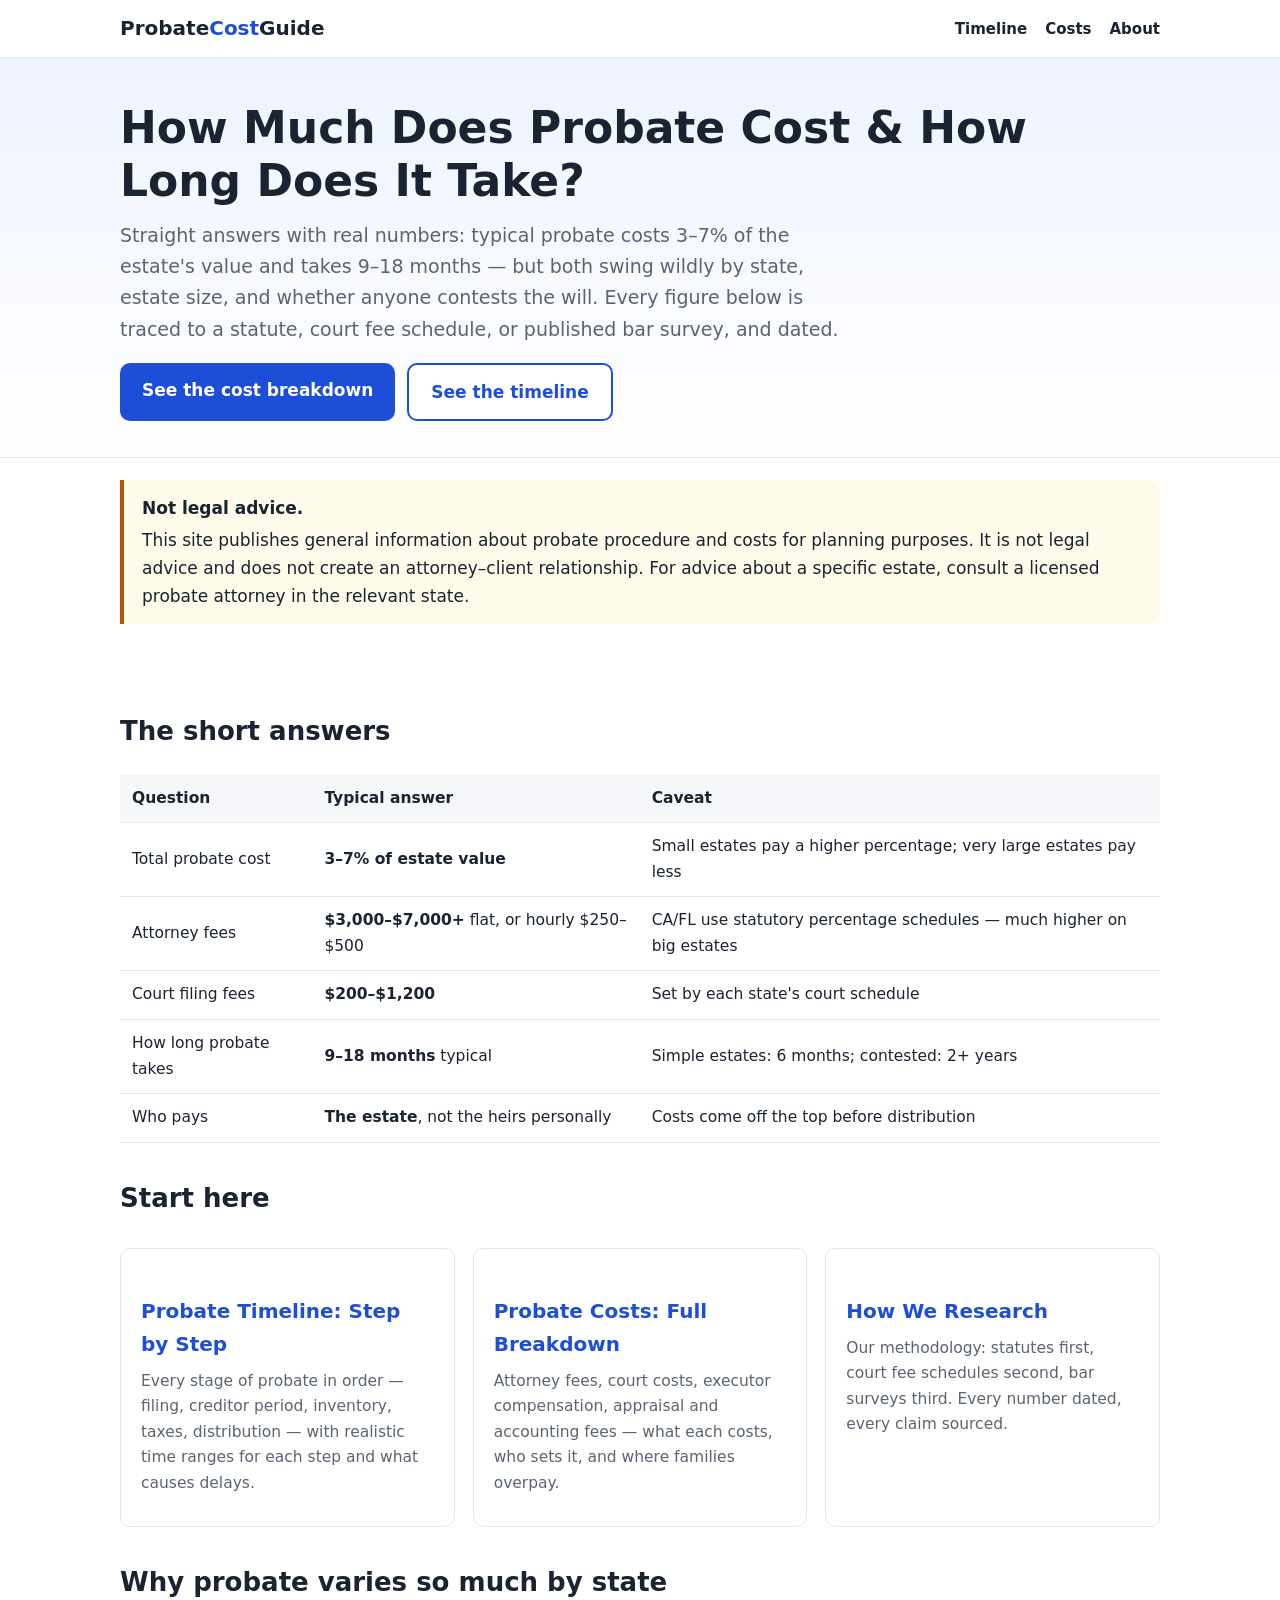
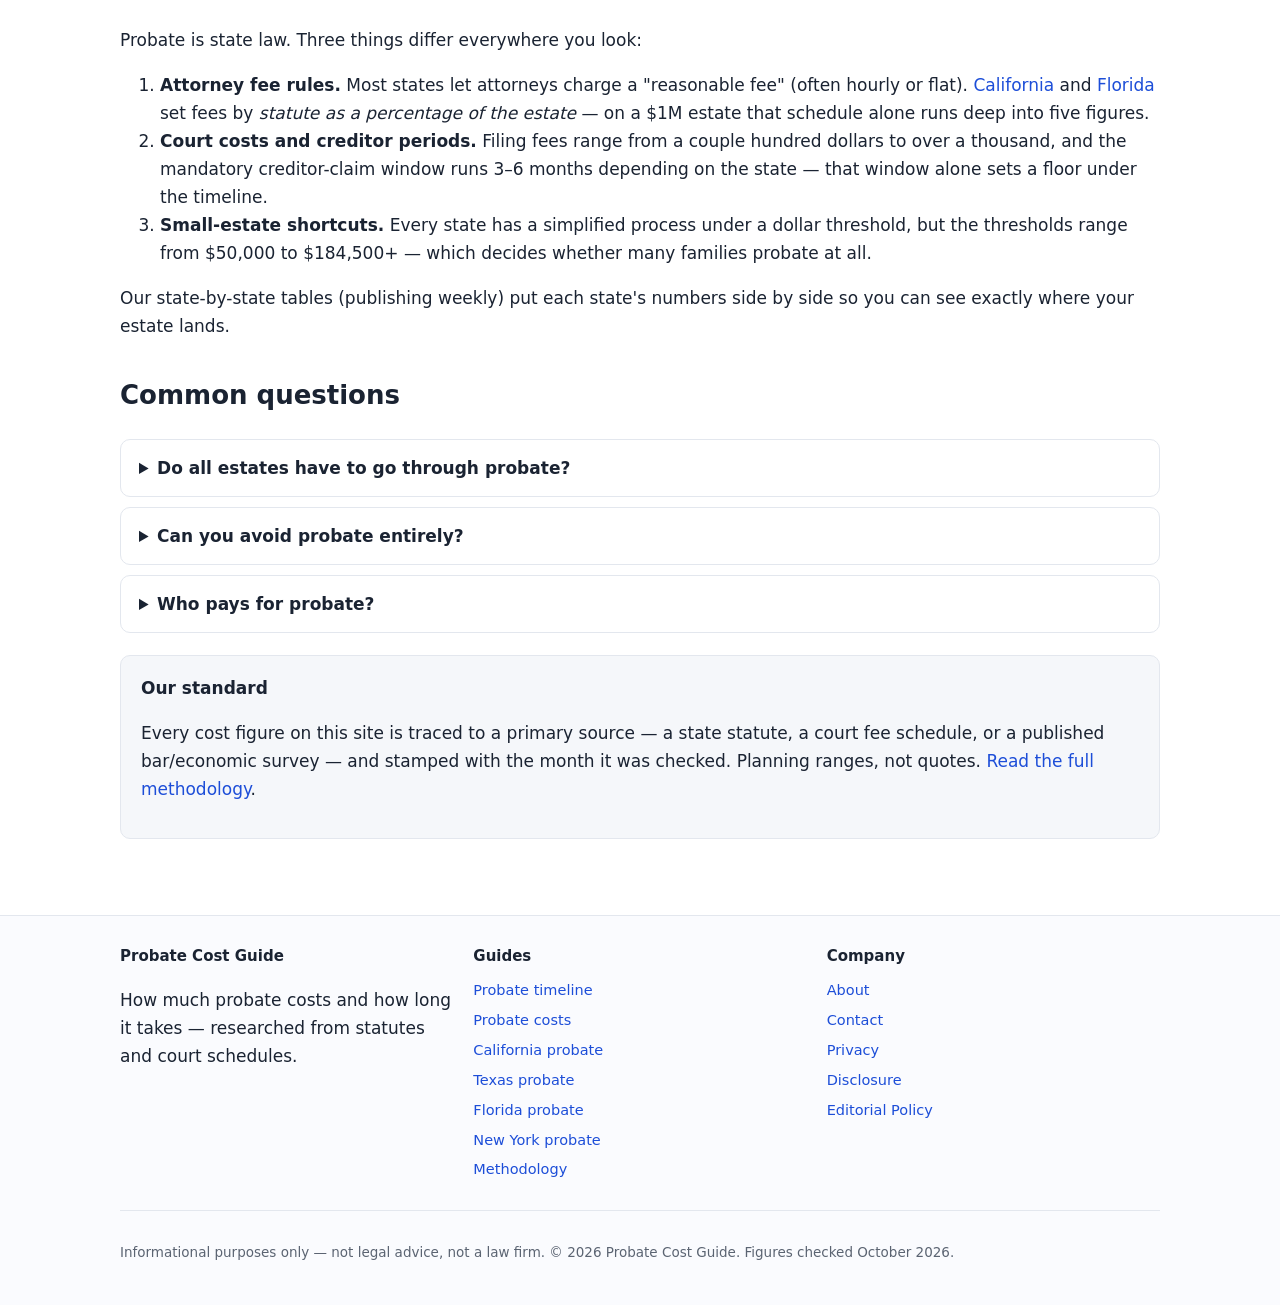
<file: index.html>
<!DOCTYPE html>
<html lang="en">
<head>
<meta charset="UTF-8">
<meta name="viewport" content="width=device-width, initial-scale=1.0">
<title>Probate Cost Guide: Costs & Timeline by State (2026)</title>
<meta name="description" content="How much does probate cost and how long does it take? State timelines, attorney fees, court costs — researched from statutes, updated October 2026.">
<link rel="canonical" href="https://brinoco47-wq.github.io/probatecostguide/">
<meta property="og:type" content="website">
<meta property="og:title" content="Probate Cost Guide — How Much Does Probate Cost & How Long Does It Take?">
<meta property="og:description" content="State-by-state probate timelines, costs and fees — researched from statutes and court schedules.">
<meta property="og:url" content="https://brinoco47-wq.github.io/probatecostguide/">
<link rel="stylesheet" href="assets/css/style.css">
<script type="application/ld+json">
{"@context":"https://schema.org","@type":"WebSite","name":"Probate Cost Guide","url":"https://brinoco47-wq.github.io/probatecostguide/",
 "description":"How much probate costs and how long it takes, state by state."}
</script>
<script async src="https://pagead2.googlesyndication.com/pagead/js/adsbygoogle.js?client=ca-pub-7356161063789862"
     crossorigin="anonymous"></script>
</head>
<body>
<header class="site-header"><div class="wrap">
<a class="brand" href="./">Probate<span>Cost</span>Guide</a>
<nav class="main-nav"><a href="probate-timeline/">Timeline</a><a href="probate-costs/">Costs</a><a href="about/">About</a></nav>
</div></header>

<section class="hero"><div class="wrap">
<h1>How Much Does Probate Cost &amp; How Long Does It Take?</h1>
<p class="lede">Straight answers with real numbers: typical probate costs 3–7% of the estate's value and takes 9–18 months — but both swing wildly by state, estate size, and whether anyone contests the will. Every figure below is traced to a statute, court fee schedule, or published bar survey, and dated.</p>
<div class="cta-row">
<a class="btn" href="probate-costs/">See the cost breakdown</a>
<a class="btn ghost" href="probate-timeline/">See the timeline</a>
</div>
</div></section>

<main class="wrap">
<div class="notice"><strong>Not legal advice.</strong> This site publishes general information about probate procedure and costs for planning purposes. It is not legal advice and does not create an attorney–client relationship. For advice about a specific estate, consult a licensed probate attorney in the relevant state.</div>

<article class="main">
<h2>The short answers</h2>
<table>
<tr><th>Question</th><th>Typical answer</th><th>Caveat</th></tr>
<tr><td>Total probate cost</td><td><strong>3–7% of estate value</strong></td><td>Small estates pay a higher percentage; very large estates pay less</td></tr>
<tr><td>Attorney fees</td><td><strong>$3,000–$7,000+</strong> flat, or hourly $250–$500</td><td>CA/FL use statutory percentage schedules — much higher on big estates</td></tr>
<tr><td>Court filing fees</td><td><strong>$200–$1,200</strong></td><td>Set by each state's court schedule</td></tr>
<tr><td>How long probate takes</td><td><strong>9–18 months</strong> typical</td><td>Simple estates: 6 months; contested: 2+ years</td></tr>
<tr><td>Who pays</td><td><strong>The estate</strong>, not the heirs personally</td><td>Costs come off the top before distribution</td></tr>
</table>

<h2>Start here</h2>
<div class="grid">
<div class="card">
<h3><a href="probate-timeline/">Probate Timeline: Step by Step</a></h3>
<p>Every stage of probate in order — filing, creditor period, inventory, taxes, distribution — with realistic time ranges for each step and what causes delays.</p>
</div>
<div class="card">
<h3><a href="probate-costs/">Probate Costs: Full Breakdown</a></h3>
<p>Attorney fees, court costs, executor compensation, appraisal and accounting fees — what each costs, who sets it, and where families overpay.</p>
</div>
<div class="card">
<h3><a href="methodology/">How We Research</a></h3>
<p>Our methodology: statutes first, court fee schedules second, bar surveys third. Every number dated, every claim sourced.</p>
</div>
</div>

<h2>Why probate varies so much by state</h2>
<p>Probate is state law. Three things differ everywhere you look:</p>
<ol>
<li><strong>Attorney fee rules.</strong> Most states let attorneys charge a "reasonable fee" (often hourly or flat). <a href="california-probate/">California</a> and <a href="florida-probate/">Florida</a> set fees by <em>statute as a percentage of the estate</em> — on a $1M estate that schedule alone runs deep into five figures.</li>
<li><strong>Court costs and creditor periods.</strong> Filing fees range from a couple hundred dollars to over a thousand, and the mandatory creditor-claim window runs 3–6 months depending on the state — that window alone sets a floor under the timeline.</li>
<li><strong>Small-estate shortcuts.</strong> Every state has a simplified process under a dollar threshold, but the thresholds range from $50,000 to $184,500+ — which decides whether many families probate at all.</li>
</ol>
<p>Our state-by-state tables (publishing weekly) put each state's numbers side by side so you can see exactly where your estate lands.</p>

<div class="faq">
<h2>Common questions</h2>
<details><summary>Do all estates have to go through probate?</summary>
<p>No. Assets with named beneficiaries (life insurance, retirement accounts, payable-on-death accounts), jointly owned property with survivorship rights, and assets in a living trust bypass probate. Small estates often qualify for simplified procedures.</p></details>
<details><summary>Can you avoid probate entirely?</summary>
<p>Often, yes — with advance planning: a revocable living trust, beneficiary designations, and joint ownership are the standard tools. But each has trade-offs, and "avoid probate at all costs" is bad advice for some families.</p></details>
<details><summary>Who pays for probate?</summary>
<p>The estate pays — attorney fees, court costs, and executor compensation come out of estate assets before anything is distributed to heirs. Heirs don't pay out of pocket.</p></details>
</div>

<div class="method">
<h4>Our standard</h4>
<p>Every cost figure on this site is traced to a primary source — a state statute, a court fee schedule, or a published bar/economic survey — and stamped with the month it was checked. Planning ranges, not quotes. <a href="methodology/">Read the full methodology</a>.</p>
</div>
</article>
</main>

<footer class="site-footer"><div class="wrap">
<div class="foot-grid">
<div><h4>Probate Cost Guide</h4><p>How much probate costs and how long it takes — researched from statutes and court schedules.</p></div>
<div><h4>Guides</h4><ul>
<li><a href="probate-timeline/">Probate timeline</a></li>
<li><a href="probate-costs/">Probate costs</a></li>
<li><a href="california-probate/">California probate</a></li><li><a href="texas-probate/">Texas probate</a></li><li><a href="florida-probate/">Florida probate</a></li><li><a href="new-york-probate/">New York probate</a></li>
<li><a href="methodology/">Methodology</a></li>
</ul></div>
<div><h4>Company</h4><ul>
<li><a href="about/">About</a></li>
<li><a href="contact/">Contact</a></li>
<li><a href="privacy/">Privacy</a></li>
<li><a href="disclosure/">Disclosure</a></li>
<li><a href="editorial-policy/">Editorial Policy</a></li>
</ul></div>
</div>
<div class="foot-base"><p>Informational purposes only — not legal advice, not a law firm. © 2026 Probate Cost Guide. Figures checked October 2026.</p></div>
</div></footer>
</body>
</html>
</file>
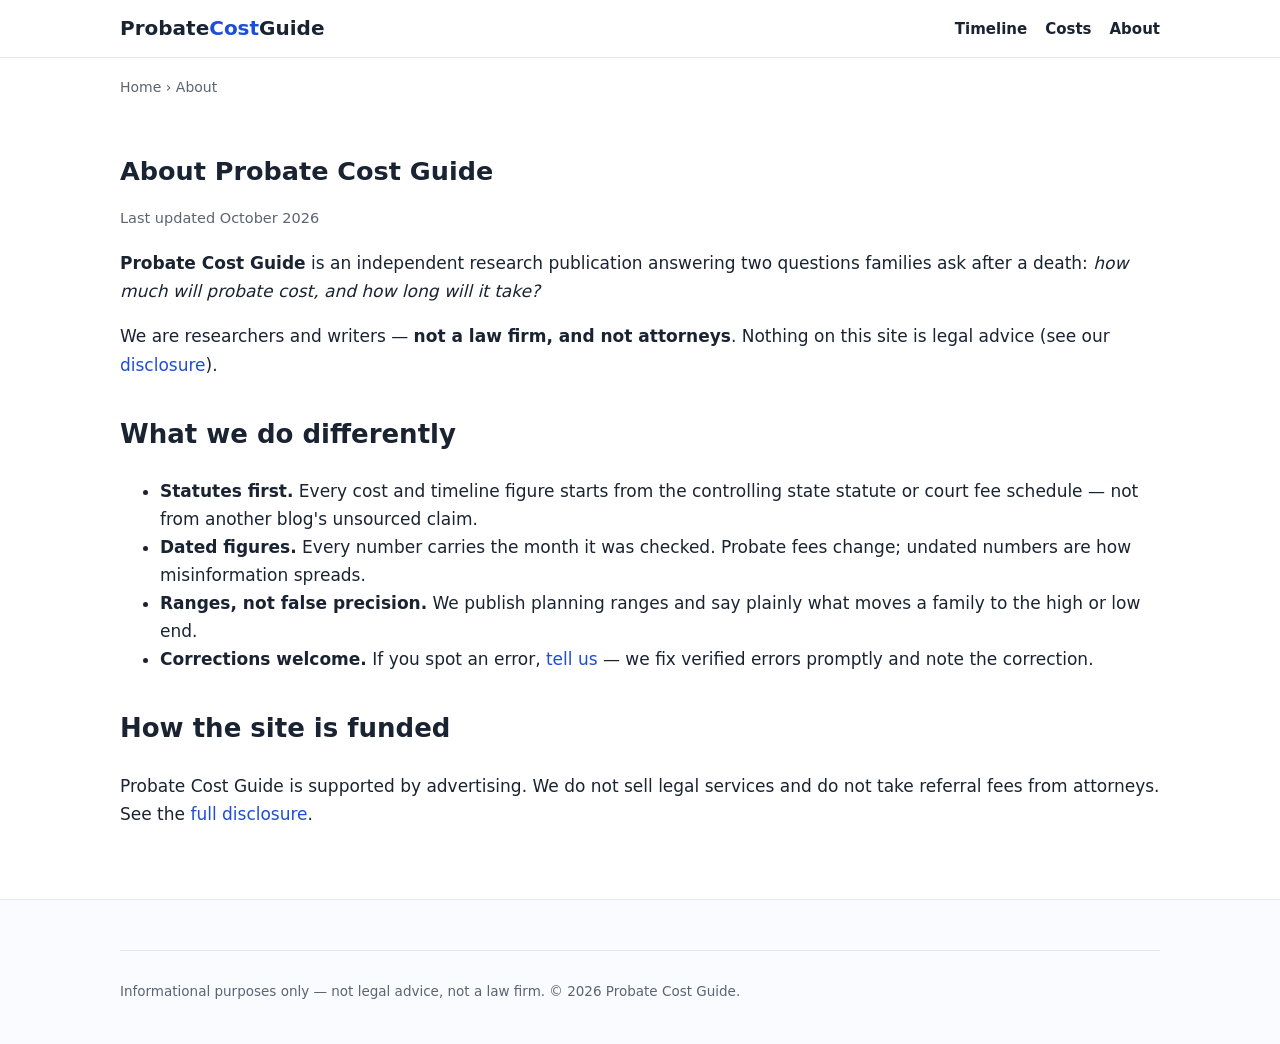
<file: about/index.html>
<!DOCTYPE html>
<html lang="en">
<head>
<meta charset="UTF-8">
<meta name="viewport" content="width=device-width, initial-scale=1.0">
<title>About — Probate Cost Guide</title>
<meta name="description" content="Who we are: an independent research team publishing probate cost and timeline data traced to statutes and court schedules.">
<link rel="canonical" href="https://brinoco47-wq.github.io/probatecostguide/about/">
<link rel="stylesheet" href="../assets/css/style.css">
<script async src="https://pagead2.googlesyndication.com/pagead/js/adsbygoogle.js?client=ca-pub-7356161063789862"
     crossorigin="anonymous"></script>
</head>
<body>
<header class="site-header"><div class="wrap">
<a class="brand" href="../">Probate<span>Cost</span>Guide</a>
<nav class="main-nav"><a href="../probate-timeline/">Timeline</a><a href="../probate-costs/">Costs</a><a href="../about/">About</a></nav>
</div></header>
<main class="wrap"><p class="crumbs"><a href="../">Home</a> › About</p>
<article class="main">
<h1>About Probate Cost Guide</h1>
<p class="byline">Last updated October 2026</p>
<p><strong>Probate Cost Guide</strong> is an independent research publication answering two questions families ask after a death: <em>how much will probate cost, and how long will it take?</em></p>
<p>We are researchers and writers — <strong>not a law firm, and not attorneys</strong>. Nothing on this site is legal advice (see our <a href="../disclosure/">disclosure</a>).</p>
<h2>What we do differently</h2>
<ul>
<li><strong>Statutes first.</strong> Every cost and timeline figure starts from the controlling state statute or court fee schedule — not from another blog's unsourced claim.</li>
<li><strong>Dated figures.</strong> Every number carries the month it was checked. Probate fees change; undated numbers are how misinformation spreads.</li>
<li><strong>Ranges, not false precision.</strong> We publish planning ranges and say plainly what moves a family to the high or low end.</li>
<li><strong>Corrections welcome.</strong> If you spot an error, <a href="../contact/">tell us</a> — we fix verified errors promptly and note the correction.</li>
</ul>
<h2>How the site is funded</h2>
<p>Probate Cost Guide is supported by advertising. We do not sell legal services and do not take referral fees from attorneys. See the <a href="../disclosure/">full disclosure</a>.</p>
</article>
</main>
<footer class="site-footer"><div class="wrap">
<div class="foot-base"><p>Informational purposes only — not legal advice, not a law firm. © 2026 Probate Cost Guide.</p></div>
</div></footer>
</body>
</html>
</file>
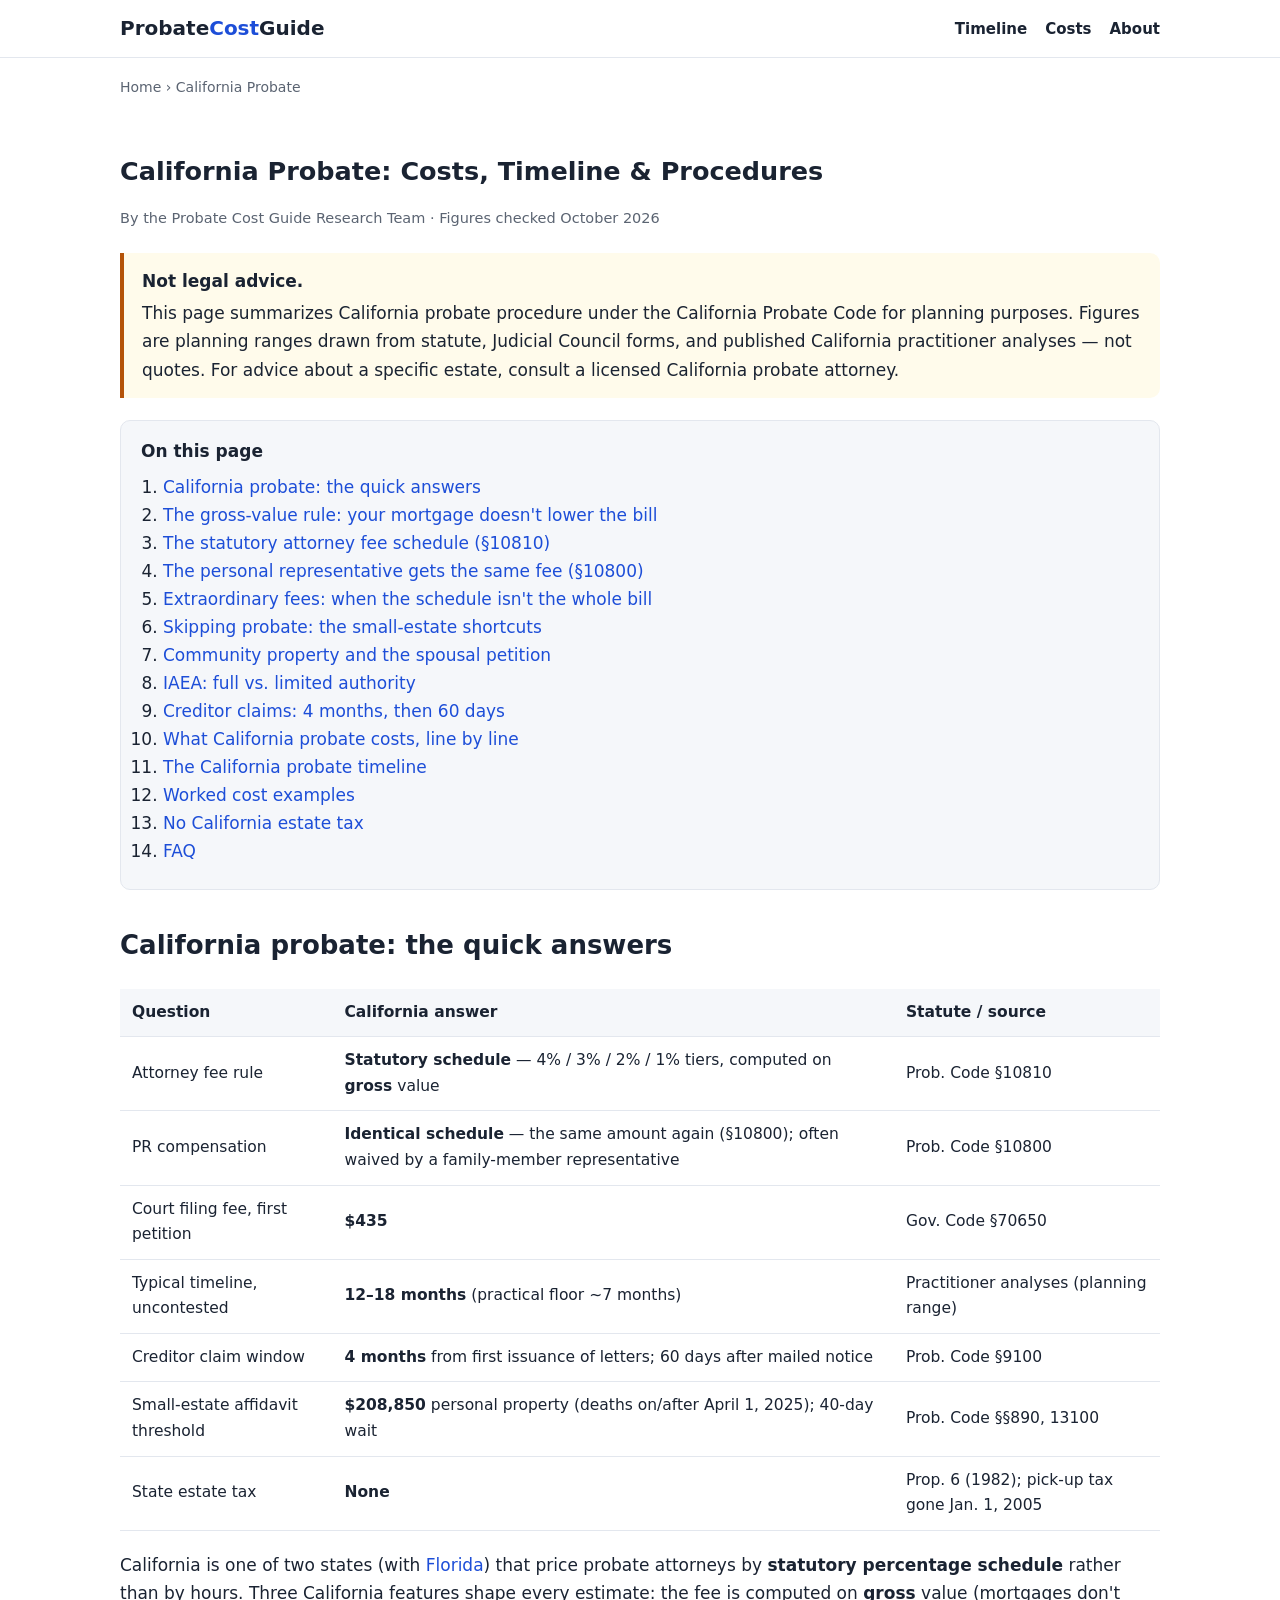
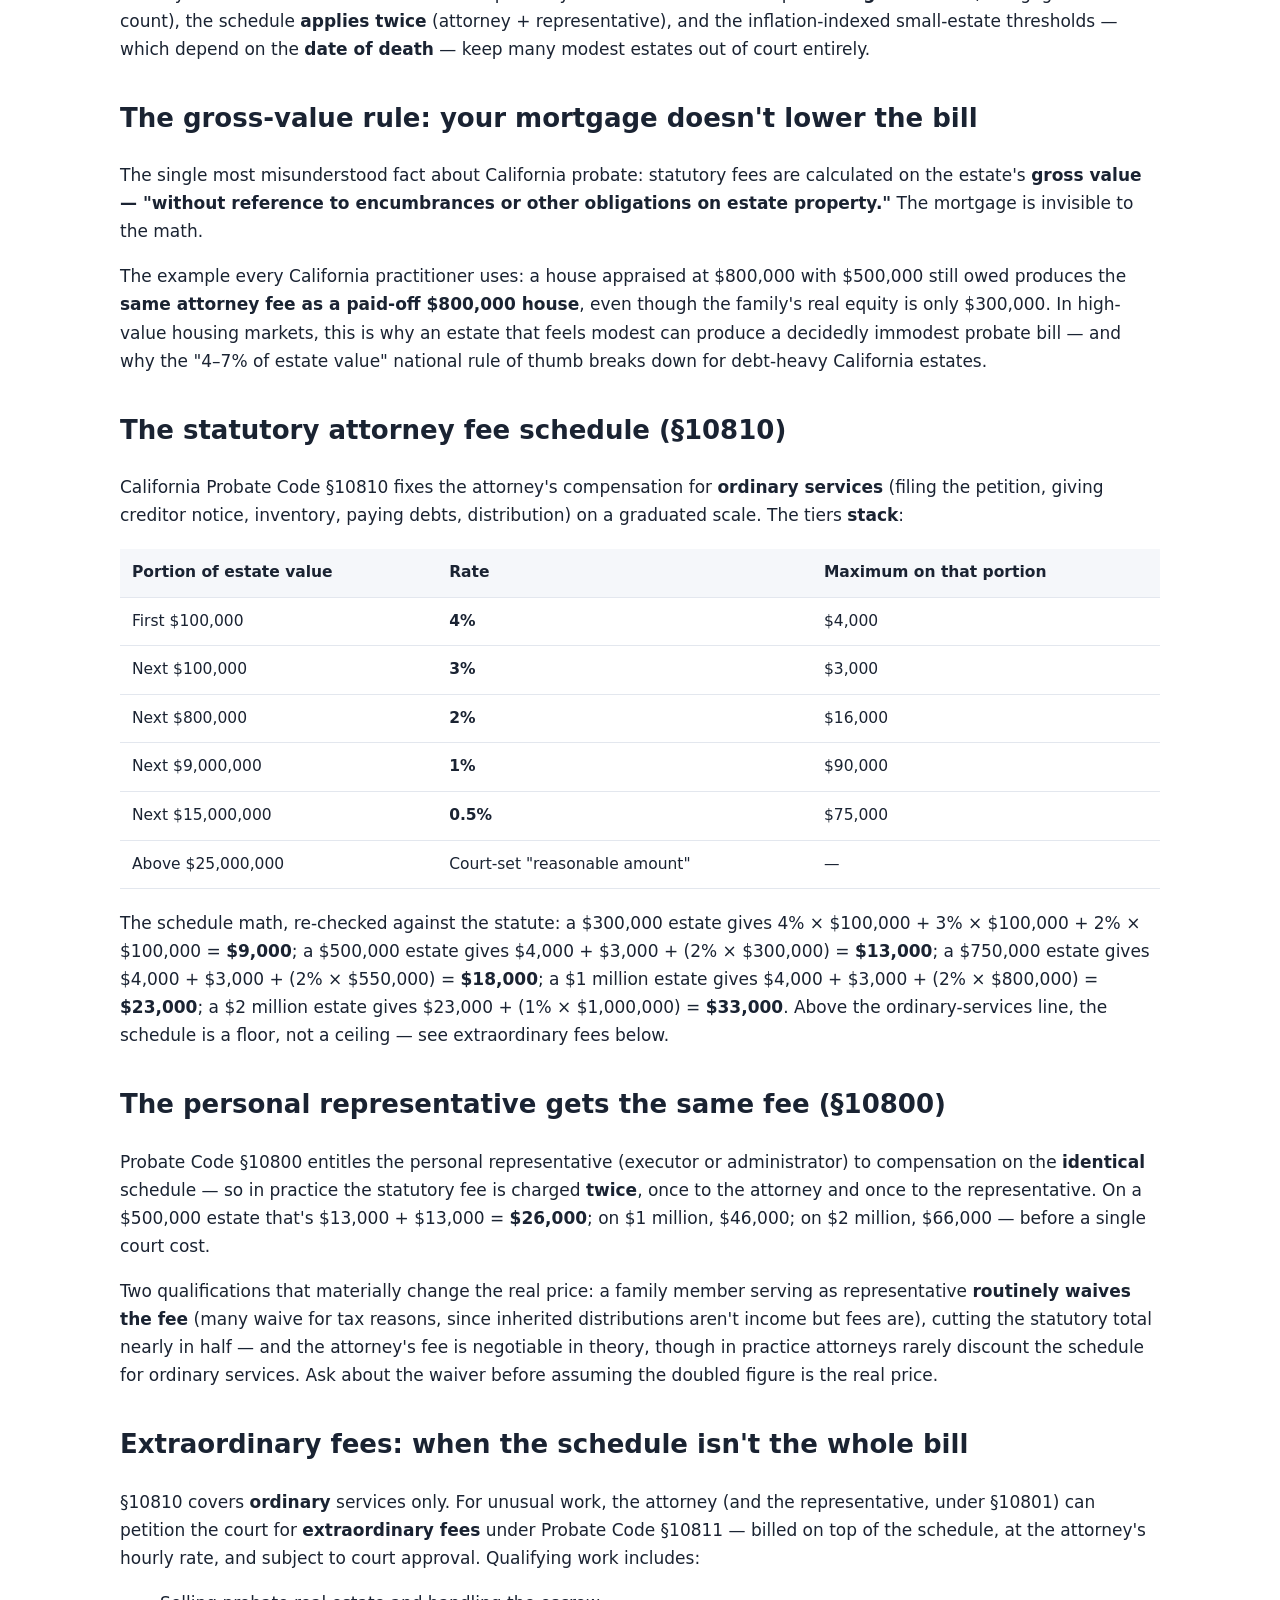
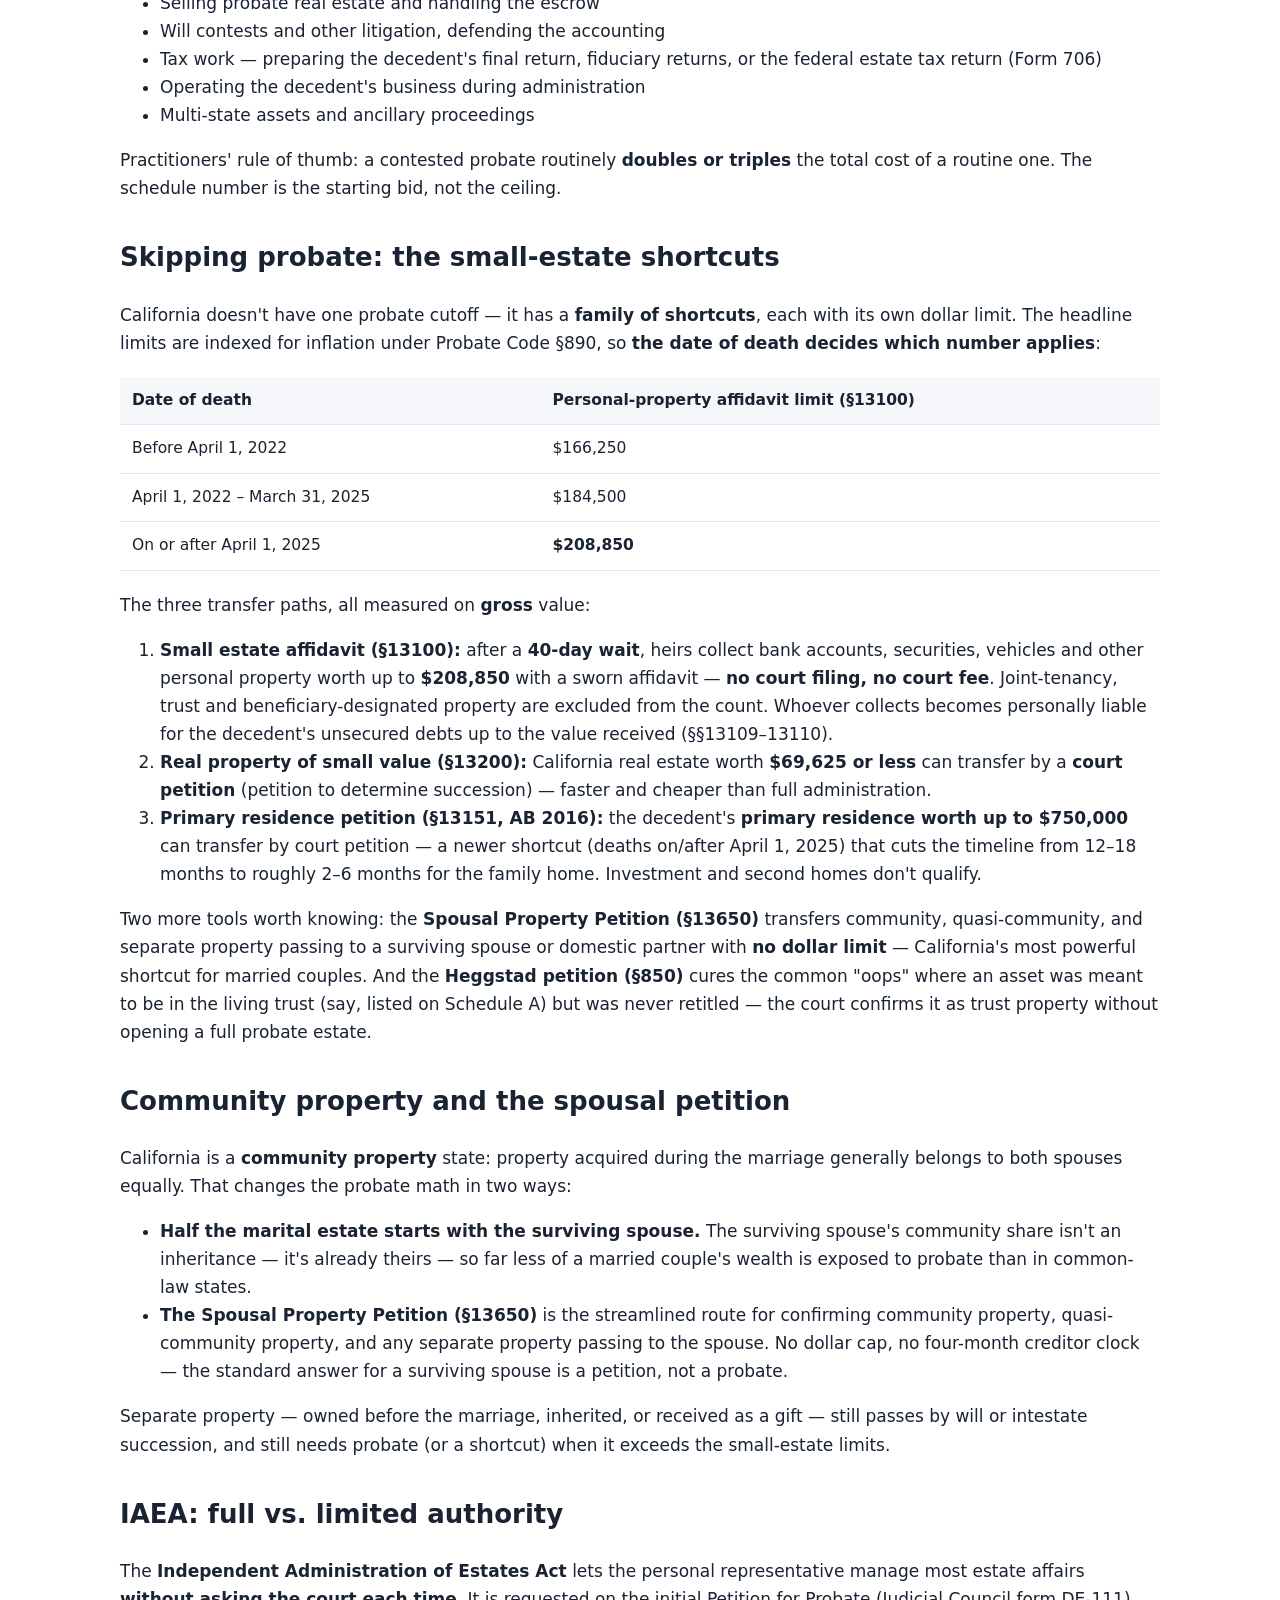
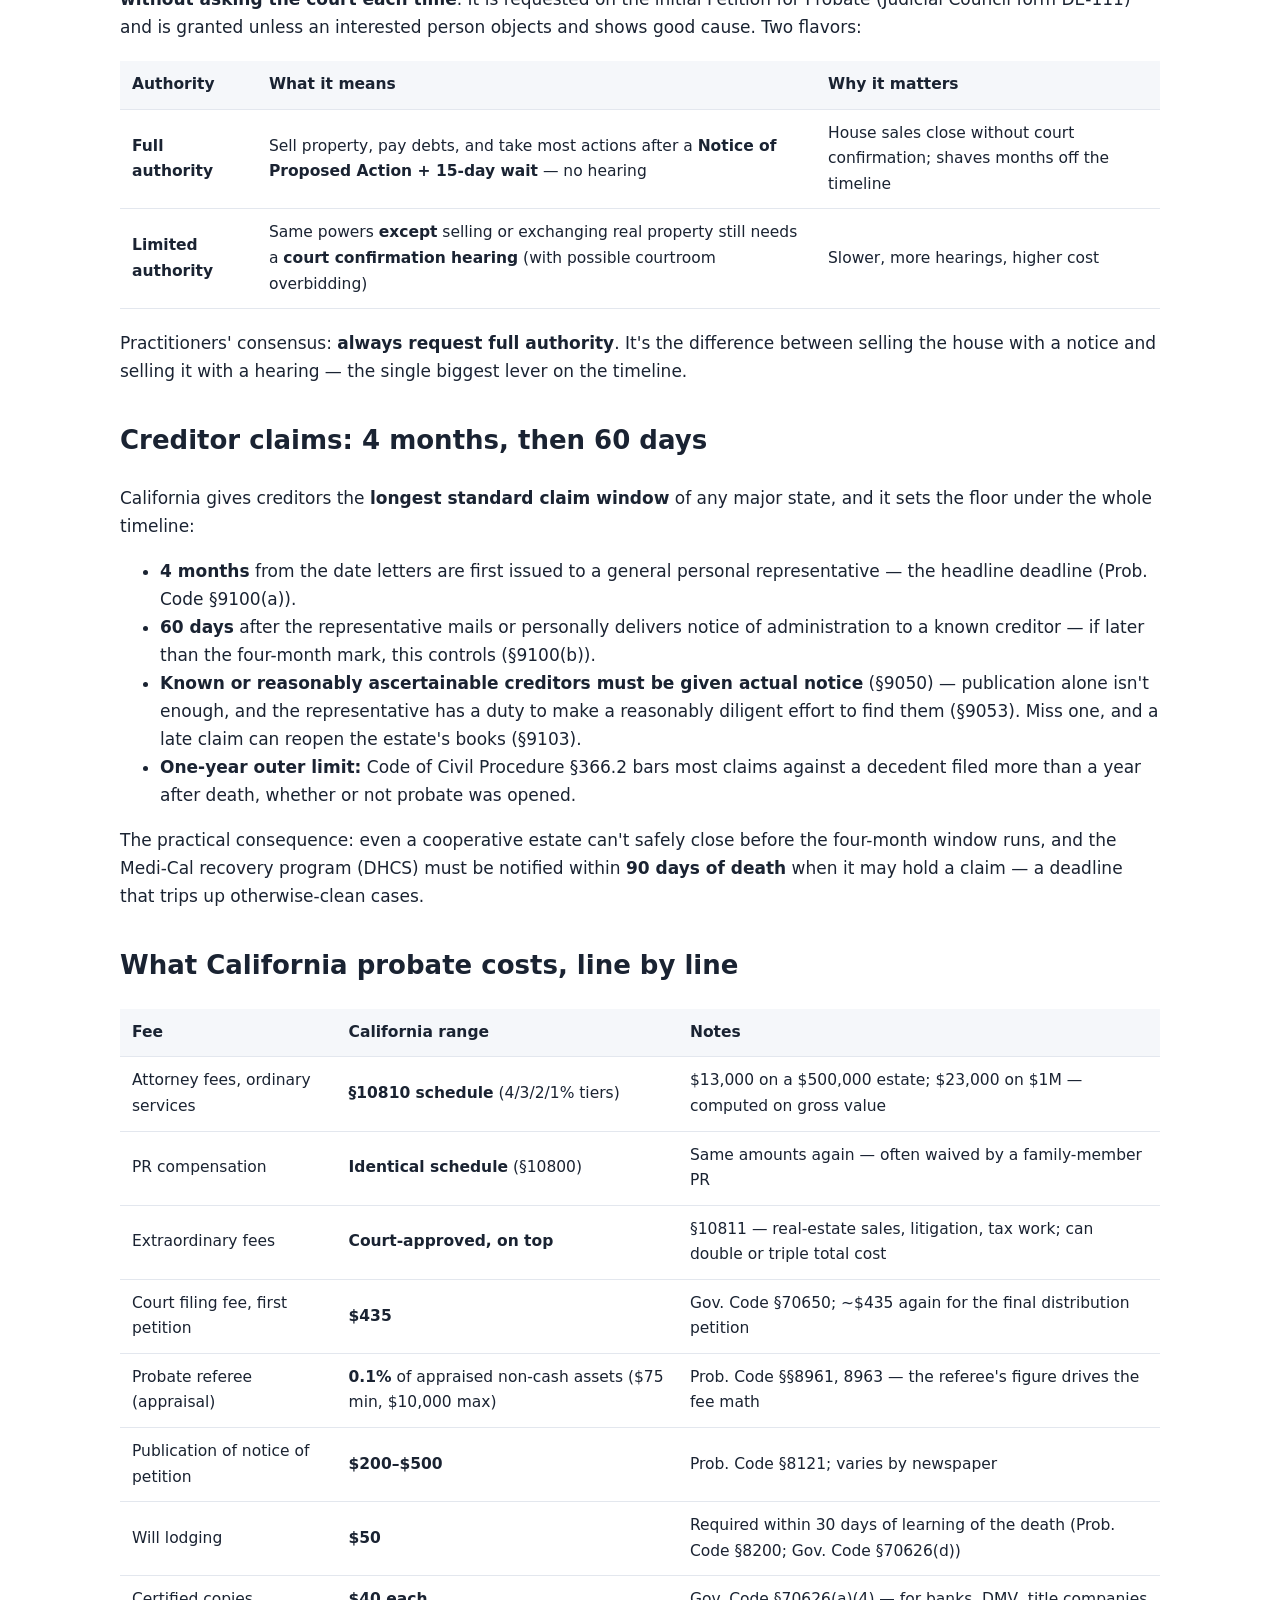
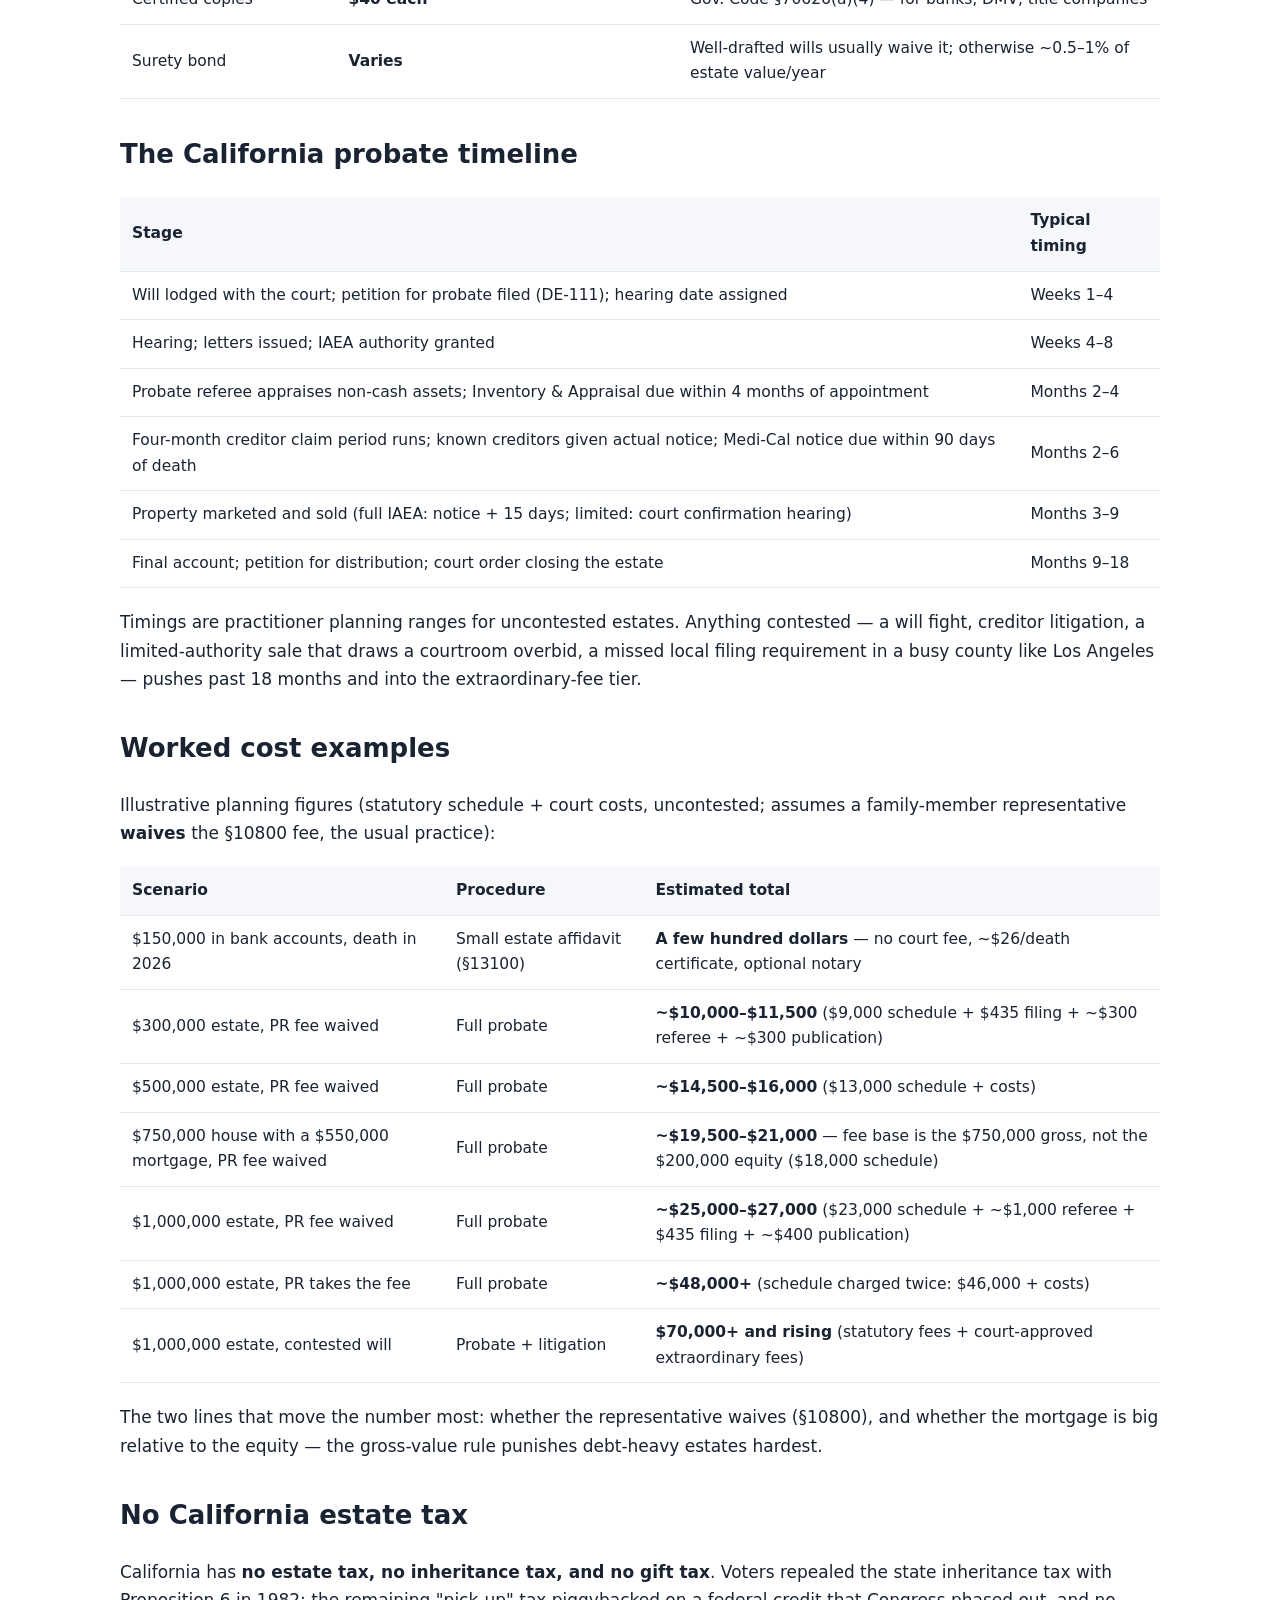
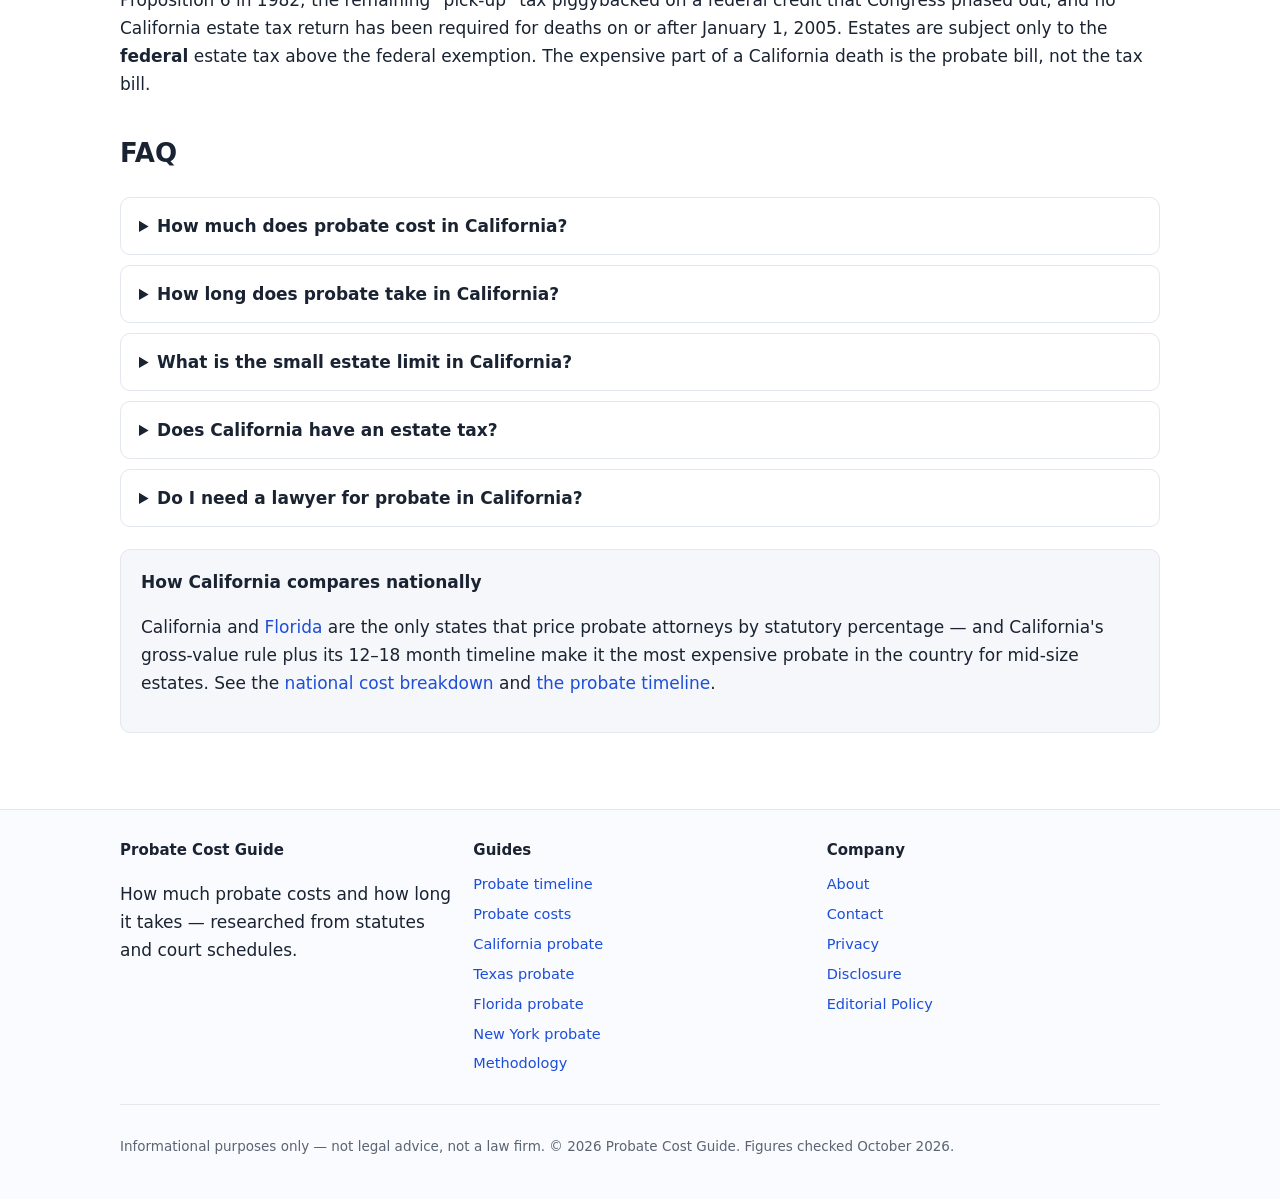
<file: california-probate/index.html>
<!DOCTYPE html>
<html lang="en">
<head>
<meta charset="UTF-8">
<meta name="viewport" content="width=device-width, initial-scale=1.0">
<title>California Probate Costs & Timeline (2026): Fees, Statutes</title>
<meta name="description" content="California probate: the §10810 attorney fee schedule, $208,850 small-estate limit, IAEA authority, community property, 12–18 month timeline — statute-sourced.">
<link rel="canonical" href="https://brinoco47-wq.github.io/probatecostguide/california-probate/">
<meta property="og:type" content="article">
<meta property="og:title" content="California Probate: Costs, Timeline & Procedures">
<meta property="og:description" content="California's statutory attorney fee schedule, the gross-value rule, small-estate shortcuts and IAEA authority — traced to the California Probate Code.">
<meta property="og:url" content="https://brinoco47-wq.github.io/probatecostguide/california-probate/">
<link rel="stylesheet" href="../assets/css/style.css">
<script type="application/ld+json">
{"@context":"https://schema.org","@type":"Article","headline":"California Probate Costs & Timeline (2026): Fees, Statutes",
 "author":{"@type":"Organization","name":"Probate Cost Guide Research Team"},
 "datePublished":"2026-10-19","dateModified":"2026-10-19"}
</script>
<script type="application/ld+json">
{"@context":"https://schema.org","@type":"BreadcrumbList","itemListElement":[
 {"@type":"ListItem","position":1,"name":"Home","item":"https://brinoco47-wq.github.io/probatecostguide/"},
 {"@type":"ListItem","position":2,"name":"California Probate","item":"https://brinoco47-wq.github.io/probatecostguide/california-probate/"}]}
</script>
<script type="application/ld+json">
{"@context":"https://schema.org","@type":"FAQPage","mainEntity":[
 {"@type":"Question","name":"How much does probate cost in California?","acceptedAnswer":{"@type":"Answer","text":"California sets attorney fees by statute (Cal. Probate Code §10810): 4% of the first $100,000, 3% of the next $100,000, 2% of the next $800,000, then 1%. On a $500,000 estate the schedule gives $13,000 in attorney fees, and the personal representative is entitled to an identical $13,000 under §10800 — $26,000 in statutory fees before court costs. Fees are computed on gross value, so a mortgage does not reduce them."}},
 {"@type":"Question","name":"How long does probate take in California?","acceptedAnswer":{"@type":"Answer","text":"Most California probates take 12 to 18 months from filing to final distribution. The four-month creditor claim period (§9100) plus court hearing schedules set a practical floor of about seven months; simple estates may close in 9–12 months, while contested estates run 2–3 years. Full authority under the Independent Administration of Estates Act speeds property sales by avoiding confirmation hearings."}},
 {"@type":"Question","name":"What is the small estate limit in California?","acceptedAnswer":{"@type":"Answer","text":"For deaths on or after April 1, 2025, heirs can collect up to $208,850 in personal property with a sworn affidavit under Probate Code §13100 (no court filing, 40-day wait). Real property worth $69,625 or less can transfer by court petition under §13200, and a primary residence worth up to $750,000 can transfer by petition under §13151. A surviving spouse can use the Spousal Property Petition (§13650) with no dollar limit."}},
 {"@type":"Question","name":"Does California have an estate tax?","acceptedAnswer":{"@type":"Answer","text":"No. California voters repealed the state inheritance tax with Proposition 6 in 1982, and the remaining 'pick-up' estate tax disappeared for deaths on or after January 1, 2005. California has no estate tax, no inheritance tax, and no gift tax. Estates are subject only to the federal estate tax above the federal exemption."}},
 {"@type":"Question","name":"Do I need a lawyer for probate in California?","acceptedAnswer":{"@type":"Answer","text":"Not legally — California, unlike Florida, does not require the personal representative to hire counsel. But probate here is procedure-heavy (inventory deadlines, creditor notice duties, IAEA authority rules), and the attorney's statutory fee under §10810 applies whether or not you retain one. Most families hire counsel; the cost of a missed deadline usually exceeds the fee."}}]}
</script>
<script async src="https://pagead2.googlesyndication.com/pagead/js/adsbygoogle.js?client=ca-pub-7356161063789862"
     crossorigin="anonymous"></script>
</head>
<body>
<header class="site-header"><div class="wrap">
<a class="brand" href="../">Probate<span>Cost</span>Guide</a>
<nav class="main-nav"><a href="../probate-timeline/">Timeline</a><a href="../probate-costs/">Costs</a><a href="../about/">About</a></nav>
</div></header>
<main class="wrap">
<p class="crumbs"><a href="../">Home</a> › California Probate</p>
<article class="main">
<h1>California Probate: Costs, Timeline &amp; Procedures</h1>
<p class="byline">By the Probate Cost Guide Research Team · Figures checked October 2026</p>
<div class="notice"><strong>Not legal advice.</strong> This page summarizes California probate procedure under the California Probate Code for planning purposes. Figures are planning ranges drawn from statute, Judicial Council forms, and published California practitioner analyses — not quotes. For advice about a specific estate, consult a licensed California probate attorney.</div>

<div class="toc"><strong>On this page</strong><ol>
<li><a href="#quick">California probate: the quick answers</a></li>
<li><a href="#gross">The gross-value rule: your mortgage doesn't lower the bill</a></li>
<li><a href="#fee-schedule">The statutory attorney fee schedule (§10810)</a></li>
<li><a href="#pr-fee">The personal representative gets the same fee (§10800)</a></li>
<li><a href="#extraordinary">Extraordinary fees: when the schedule isn't the whole bill</a></li>
<li><a href="#small-estate">Skipping probate: the small-estate shortcuts</a></li>
<li><a href="#community">Community property and the spousal petition</a></li>
<li><a href="#iaea">IAEA: full vs. limited authority</a></li>
<li><a href="#creditors">Creditor claims: 4 months, then 60 days</a></li>
<li><a href="#costs">What California probate costs, line by line</a></li>
<li><a href="#timeline">The California probate timeline</a></li>
<li><a href="#examples">Worked cost examples</a></li>
<li><a href="#estate-tax">No California estate tax</a></li>
<li><a href="#faq">FAQ</a></li>
</ol></div>

<h2 id="quick">California probate: the quick answers</h2>
<table>
<tr><th>Question</th><th>California answer</th><th>Statute / source</th></tr>
<tr><td>Attorney fee rule</td><td><strong>Statutory schedule</strong> — 4% / 3% / 2% / 1% tiers, computed on <strong>gross</strong> value</td><td>Prob. Code §10810</td></tr>
<tr><td>PR compensation</td><td><strong>Identical schedule</strong> — the same amount again (§10800); often waived by a family-member representative</td><td>Prob. Code §10800</td></tr>
<tr><td>Court filing fee, first petition</td><td><strong>$435</strong></td><td>Gov. Code §70650</td></tr>
<tr><td>Typical timeline, uncontested</td><td><strong>12–18 months</strong> (practical floor ~7 months)</td><td>Practitioner analyses (planning range)</td></tr>
<tr><td>Creditor claim window</td><td><strong>4 months</strong> from first issuance of letters; 60 days after mailed notice</td><td>Prob. Code §9100</td></tr>
<tr><td>Small-estate affidavit threshold</td><td><strong>$208,850</strong> personal property (deaths on/after April 1, 2025); 40-day wait</td><td>Prob. Code §§890, 13100</td></tr>
<tr><td>State estate tax</td><td><strong>None</strong></td><td>Prop. 6 (1982); pick-up tax gone Jan. 1, 2005</td></tr>
</table>
<p>California is one of two states (with <a href="../florida-probate/">Florida</a>) that price probate attorneys by <strong>statutory percentage schedule</strong> rather than by hours. Three California features shape every estimate: the fee is computed on <strong>gross</strong> value (mortgages don't count), the schedule <strong>applies twice</strong> (attorney + representative), and the inflation-indexed small-estate thresholds — which depend on the <strong>date of death</strong> — keep many modest estates out of court entirely.</p>

<h2 id="gross">The gross-value rule: your mortgage doesn't lower the bill</h2>
<p>The single most misunderstood fact about California probate: statutory fees are calculated on the estate's <strong>gross value — "without reference to encumbrances or other obligations on estate property."</strong> The mortgage is invisible to the math.</p>
<p>The example every California practitioner uses: a house appraised at $800,000 with $500,000 still owed produces the <strong>same attorney fee as a paid-off $800,000 house</strong>, even though the family's real equity is only $300,000. In high-value housing markets, this is why an estate that feels modest can produce a decidedly immodest probate bill — and why the "4–7% of estate value" national rule of thumb breaks down for debt-heavy California estates.</p>

<h2 id="fee-schedule">The statutory attorney fee schedule (§10810)</h2>
<p>California Probate Code §10810 fixes the attorney's compensation for <strong>ordinary services</strong> (filing the petition, giving creditor notice, inventory, paying debts, distribution) on a graduated scale. The tiers <strong>stack</strong>:</p>
<table>
<tr><th>Portion of estate value</th><th>Rate</th><th>Maximum on that portion</th></tr>
<tr><td>First $100,000</td><td><strong>4%</strong></td><td>$4,000</td></tr>
<tr><td>Next $100,000</td><td><strong>3%</strong></td><td>$3,000</td></tr>
<tr><td>Next $800,000</td><td><strong>2%</strong></td><td>$16,000</td></tr>
<tr><td>Next $9,000,000</td><td><strong>1%</strong></td><td>$90,000</td></tr>
<tr><td>Next $15,000,000</td><td><strong>0.5%</strong></td><td>$75,000</td></tr>
<tr><td>Above $25,000,000</td><td>Court-set "reasonable amount"</td><td>—</td></tr>
</table>
<p>The schedule math, re-checked against the statute: a $300,000 estate gives 4% × $100,000 + 3% × $100,000 + 2% × $100,000 = <strong>$9,000</strong>; a $500,000 estate gives $4,000 + $3,000 + (2% × $300,000) = <strong>$13,000</strong>; a $750,000 estate gives $4,000 + $3,000 + (2% × $550,000) = <strong>$18,000</strong>; a $1 million estate gives $4,000 + $3,000 + (2% × $800,000) = <strong>$23,000</strong>; a $2 million estate gives $23,000 + (1% × $1,000,000) = <strong>$33,000</strong>. Above the ordinary-services line, the schedule is a floor, not a ceiling — see extraordinary fees below.</p>

<h2 id="pr-fee">The personal representative gets the same fee (§10800)</h2>
<p>Probate Code §10800 entitles the personal representative (executor or administrator) to compensation on the <strong>identical</strong> schedule — so in practice the statutory fee is charged <strong>twice</strong>, once to the attorney and once to the representative. On a $500,000 estate that's $13,000 + $13,000 = <strong>$26,000</strong>; on $1 million, $46,000; on $2 million, $66,000 — before a single court cost.</p>
<p>Two qualifications that materially change the real price: a family member serving as representative <strong>routinely waives the fee</strong> (many waive for tax reasons, since inherited distributions aren't income but fees are), cutting the statutory total nearly in half — and the attorney's fee is negotiable in theory, though in practice attorneys rarely discount the schedule for ordinary services. Ask about the waiver before assuming the doubled figure is the real price.</p>

<h2 id="extraordinary">Extraordinary fees: when the schedule isn't the whole bill</h2>
<p>§10810 covers <strong>ordinary</strong> services only. For unusual work, the attorney (and the representative, under §10801) can petition the court for <strong>extraordinary fees</strong> under Probate Code §10811 — billed on top of the schedule, at the attorney's hourly rate, and subject to court approval. Qualifying work includes:</p>
<ul>
<li>Selling probate real estate and handling the escrow</li>
<li>Will contests and other litigation, defending the accounting</li>
<li>Tax work — preparing the decedent's final return, fiduciary returns, or the federal estate tax return (Form 706)</li>
<li>Operating the decedent's business during administration</li>
<li>Multi-state assets and ancillary proceedings</li>
</ul>
<p>Practitioners' rule of thumb: a contested probate routinely <strong>doubles or triples</strong> the total cost of a routine one. The schedule number is the starting bid, not the ceiling.</p>

<h2 id="small-estate">Skipping probate: the small-estate shortcuts</h2>
<p>California doesn't have one probate cutoff — it has a <strong>family of shortcuts</strong>, each with its own dollar limit. The headline limits are indexed for inflation under Probate Code §890, so <strong>the date of death decides which number applies</strong>:</p>
<table>
<tr><th>Date of death</th><th>Personal-property affidavit limit (§13100)</th></tr>
<tr><td>Before April 1, 2022</td><td>$166,250</td></tr>
<tr><td>April 1, 2022 – March 31, 2025</td><td>$184,500</td></tr>
<tr><td>On or after April 1, 2025</td><td><strong>$208,850</strong></td></tr>
</table>
<p>The three transfer paths, all measured on <strong>gross</strong> value:</p>
<ol>
<li><strong>Small estate affidavit (§13100):</strong> after a <strong>40-day wait</strong>, heirs collect bank accounts, securities, vehicles and other personal property worth up to <strong>$208,850</strong> with a sworn affidavit — <strong>no court filing, no court fee</strong>. Joint-tenancy, trust and beneficiary-designated property are excluded from the count. Whoever collects becomes personally liable for the decedent's unsecured debts up to the value received (§§13109–13110).</li>
<li><strong>Real property of small value (§13200):</strong> California real estate worth <strong>$69,625 or less</strong> can transfer by a <strong>court petition</strong> (petition to determine succession) — faster and cheaper than full administration.</li>
<li><strong>Primary residence petition (§13151, AB 2016):</strong> the decedent's <strong>primary residence worth up to $750,000</strong> can transfer by court petition — a newer shortcut (deaths on/after April 1, 2025) that cuts the timeline from 12–18 months to roughly 2–6 months for the family home. Investment and second homes don't qualify.</li>
</ol>
<p>Two more tools worth knowing: the <strong>Spousal Property Petition (§13650)</strong> transfers community, quasi-community, and separate property passing to a surviving spouse or domestic partner with <strong>no dollar limit</strong> — California's most powerful shortcut for married couples. And the <strong>Heggstad petition (§850)</strong> cures the common "oops" where an asset was meant to be in the living trust (say, listed on Schedule A) but was never retitled — the court confirms it as trust property without opening a full probate estate.</p>

<h2 id="community">Community property and the spousal petition</h2>
<p>California is a <strong>community property</strong> state: property acquired during the marriage generally belongs to both spouses equally. That changes the probate math in two ways:</p>
<ul>
<li><strong>Half the marital estate starts with the surviving spouse.</strong> The surviving spouse's community share isn't an inheritance — it's already theirs — so far less of a married couple's wealth is exposed to probate than in common-law states.</li>
<li><strong>The Spousal Property Petition (§13650)</strong> is the streamlined route for confirming community property, quasi-community property, and any separate property passing to the spouse. No dollar cap, no four-month creditor clock — the standard answer for a surviving spouse is a petition, not a probate.</li>
</ul>
<p>Separate property — owned before the marriage, inherited, or received as a gift — still passes by will or intestate succession, and still needs probate (or a shortcut) when it exceeds the small-estate limits.</p>

<h2 id="iaea">IAEA: full vs. limited authority</h2>
<p>The <strong>Independent Administration of Estates Act</strong> lets the personal representative manage most estate affairs <strong>without asking the court each time</strong>. It is requested on the initial Petition for Probate (Judicial Council form DE-111) and is granted unless an interested person objects and shows good cause. Two flavors:</p>
<table>
<tr><th>Authority</th><th>What it means</th><th>Why it matters</th></tr>
<tr><td><strong>Full authority</strong></td><td>Sell property, pay debts, and take most actions after a <strong>Notice of Proposed Action + 15-day wait</strong> — no hearing</td><td>House sales close without court confirmation; shaves months off the timeline</td></tr>
<tr><td><strong>Limited authority</strong></td><td>Same powers <strong>except</strong> selling or exchanging real property still needs a <strong>court confirmation hearing</strong> (with possible courtroom overbidding)</td><td>Slower, more hearings, higher cost</td></tr>
</table>
<p>Practitioners' consensus: <strong>always request full authority</strong>. It's the difference between selling the house with a notice and selling it with a hearing — the single biggest lever on the timeline.</p>

<h2 id="creditors">Creditor claims: 4 months, then 60 days</h2>
<p>California gives creditors the <strong>longest standard claim window</strong> of any major state, and it sets the floor under the whole timeline:</p>
<ul>
<li><strong>4 months</strong> from the date letters are first issued to a general personal representative — the headline deadline (Prob. Code §9100(a)).</li>
<li><strong>60 days</strong> after the representative mails or personally delivers notice of administration to a known creditor — if later than the four-month mark, this controls (§9100(b)).</li>
<li><strong>Known or reasonably ascertainable creditors must be given actual notice</strong> (§9050) — publication alone isn't enough, and the representative has a duty to make a reasonably diligent effort to find them (§9053). Miss one, and a late claim can reopen the estate's books (§9103).</li>
<li><strong>One-year outer limit:</strong> Code of Civil Procedure §366.2 bars most claims against a decedent filed more than a year after death, whether or not probate was opened.</li>
</ul>
<p>The practical consequence: even a cooperative estate can't safely close before the four-month window runs, and the Medi-Cal recovery program (DHCS) must be notified within <strong>90 days of death</strong> when it may hold a claim — a deadline that trips up otherwise-clean cases.</p>

<h2 id="costs">What California probate costs, line by line</h2>
<table>
<tr><th>Fee</th><th>California range</th><th>Notes</th></tr>
<tr><td>Attorney fees, ordinary services</td><td><strong>§10810 schedule</strong> (4/3/2/1% tiers)</td><td>$13,000 on a $500,000 estate; $23,000 on $1M — computed on gross value</td></tr>
<tr><td>PR compensation</td><td><strong>Identical schedule</strong> (§10800)</td><td>Same amounts again — often waived by a family-member PR</td></tr>
<tr><td>Extraordinary fees</td><td><strong>Court-approved, on top</strong></td><td>§10811 — real-estate sales, litigation, tax work; can double or triple total cost</td></tr>
<tr><td>Court filing fee, first petition</td><td><strong>$435</strong></td><td>Gov. Code §70650; ~$435 again for the final distribution petition</td></tr>
<tr><td>Probate referee (appraisal)</td><td><strong>0.1%</strong> of appraised non-cash assets ($75 min, $10,000 max)</td><td>Prob. Code §§8961, 8963 — the referee's figure drives the fee math</td></tr>
<tr><td>Publication of notice of petition</td><td><strong>$200–$500</strong></td><td>Prob. Code §8121; varies by newspaper</td></tr>
<tr><td>Will lodging</td><td><strong>$50</strong></td><td>Required within 30 days of learning of the death (Prob. Code §8200; Gov. Code §70626(d))</td></tr>
<tr><td>Certified copies</td><td><strong>$40 each</strong></td><td>Gov. Code §70626(a)(4) — for banks, DMV, title companies</td></tr>
<tr><td>Surety bond</td><td><strong>Varies</strong></td><td>Well-drafted wills usually waive it; otherwise ~0.5–1% of estate value/year</td></tr>
</table>

<h2 id="timeline">The California probate timeline</h2>
<table>
<tr><th>Stage</th><th>Typical timing</th></tr>
<tr><td>Will lodged with the court; petition for probate filed (DE-111); hearing date assigned</td><td>Weeks 1–4</td></tr>
<tr><td>Hearing; letters issued; IAEA authority granted</td><td>Weeks 4–8</td></tr>
<tr><td>Probate referee appraises non-cash assets; Inventory &amp; Appraisal due within 4 months of appointment</td><td>Months 2–4</td></tr>
<tr><td>Four-month creditor claim period runs; known creditors given actual notice; Medi-Cal notice due within 90 days of death</td><td>Months 2–6</td></tr>
<tr><td>Property marketed and sold (full IAEA: notice + 15 days; limited: court confirmation hearing)</td><td>Months 3–9</td></tr>
<tr><td>Final account; petition for distribution; court order closing the estate</td><td>Months 9–18</td></tr>
</table>
<p>Timings are practitioner planning ranges for uncontested estates. Anything contested — a will fight, creditor litigation, a limited-authority sale that draws a courtroom overbid, a missed local filing requirement in a busy county like Los Angeles — pushes past 18 months and into the extraordinary-fee tier.</p>

<h2 id="examples">Worked cost examples</h2>
<p>Illustrative planning figures (statutory schedule + court costs, uncontested; assumes a family-member representative <strong>waives</strong> the §10800 fee, the usual practice):</p>
<table>
<tr><th>Scenario</th><th>Procedure</th><th>Estimated total</th></tr>
<tr><td>$150,000 in bank accounts, death in 2026</td><td>Small estate affidavit (§13100)</td><td><strong>A few hundred dollars</strong> — no court fee, ~$26/death certificate, optional notary</td></tr>
<tr><td>$300,000 estate, PR fee waived</td><td>Full probate</td><td><strong>~$10,000–$11,500</strong> ($9,000 schedule + $435 filing + ~$300 referee + ~$300 publication)</td></tr>
<tr><td>$500,000 estate, PR fee waived</td><td>Full probate</td><td><strong>~$14,500–$16,000</strong> ($13,000 schedule + costs)</td></tr>
<tr><td>$750,000 house with a $550,000 mortgage, PR fee waived</td><td>Full probate</td><td><strong>~$19,500–$21,000</strong> — fee base is the $750,000 gross, not the $200,000 equity ($18,000 schedule)</td></tr>
<tr><td>$1,000,000 estate, PR fee waived</td><td>Full probate</td><td><strong>~$25,000–$27,000</strong> ($23,000 schedule + ~$1,000 referee + $435 filing + ~$400 publication)</td></tr>
<tr><td>$1,000,000 estate, PR takes the fee</td><td>Full probate</td><td><strong>~$48,000+</strong> (schedule charged twice: $46,000 + costs)</td></tr>
<tr><td>$1,000,000 estate, contested will</td><td>Probate + litigation</td><td><strong>$70,000+ and rising</strong> (statutory fees + court-approved extraordinary fees)</td></tr>
</table>
<p>The two lines that move the number most: whether the representative waives (§10800), and whether the mortgage is big relative to the equity — the gross-value rule punishes debt-heavy estates hardest.</p>

<h2 id="estate-tax">No California estate tax</h2>
<p>California has <strong>no estate tax, no inheritance tax, and no gift tax</strong>. Voters repealed the state inheritance tax with Proposition 6 in 1982; the remaining "pick-up" tax piggybacked on a federal credit that Congress phased out, and no California estate tax return has been required for deaths on or after January 1, 2005. Estates are subject only to the <strong>federal</strong> estate tax above the federal exemption. The expensive part of a California death is the probate bill, not the tax bill.</p>

<div class="faq" id="faq">
<h2>FAQ</h2>
<details><summary>How much does probate cost in California?</summary>
<p>California sets attorney fees by statute (§10810): 4% of the first $100,000, 3% of the next $100,000, 2% of the next $800,000, then 1%. On a $500,000 estate the schedule gives $13,000 in attorney fees, and the personal representative is entitled to an identical $13,000 under §10800 — $26,000 in statutory fees before court costs. Fees are computed on gross value, so a mortgage does not reduce them.</p></details>
<details><summary>How long does probate take in California?</summary>
<p>Most California probates take 12 to 18 months from filing to final distribution. The four-month creditor claim period (§9100) plus court hearing schedules set a practical floor of about seven months; simple estates may close in 9–12 months, while contested estates run 2–3 years. Full authority under the Independent Administration of Estates Act speeds property sales by avoiding confirmation hearings.</p></details>
<details><summary>What is the small estate limit in California?</summary>
<p>For deaths on or after April 1, 2025, heirs can collect up to $208,850 in personal property with a sworn affidavit under §13100 (no court filing, 40-day wait). Real property worth $69,625 or less can transfer by court petition under §13200, and a primary residence worth up to $750,000 can transfer by petition under §13151. A surviving spouse can use the Spousal Property Petition (§13650) with no dollar limit.</p></details>
<details><summary>Does California have an estate tax?</summary>
<p>No. California voters repealed the state inheritance tax with Proposition 6 in 1982, and the remaining pick-up estate tax disappeared for deaths on or after January 1, 2005. California has no estate tax, no inheritance tax, and no gift tax — only the federal estate tax applies, above the federal exemption.</p></details>
<details><summary>Do I need a lawyer for probate in California?</summary>
<p>Not legally — California, unlike Florida, does not require the personal representative to hire counsel. But probate here is procedure-heavy, and the attorney's statutory fee under §10810 applies whether or not you retain one. Most families hire counsel; the cost of a missed deadline usually exceeds the fee.</p></details>
</div>

<div class="method"><h4>How California compares nationally</h4><p>California and <a href="../florida-probate/">Florida</a> are the only states that price probate attorneys by statutory percentage — and California's gross-value rule plus its 12–18 month timeline make it the most expensive probate in the country for mid-size estates. See the <a href="../probate-costs/">national cost breakdown</a> and <a href="../probate-timeline/">the probate timeline</a>.</p></div>
</article>
</main>
<footer class="site-footer"><div class="wrap">
<div class="foot-grid">
<div><h4>Probate Cost Guide</h4><p>How much probate costs and how long it takes — researched from statutes and court schedules.</p></div>
<div><h4>Guides</h4><ul><li><a href="../probate-timeline/">Probate timeline</a></li><li><a href="../probate-costs/">Probate costs</a></li><li><a href="../california-probate/">California probate</a></li><li><a href="../texas-probate/">Texas probate</a></li><li><a href="../florida-probate/">Florida probate</a></li><li><a href="../new-york-probate/">New York probate</a></li><li><a href="../methodology/">Methodology</a></li></ul></div>
<div><h4>Company</h4><ul><li><a href="../about/">About</a></li><li><a href="../contact/">Contact</a></li><li><a href="../privacy/">Privacy</a></li><li><a href="../disclosure/">Disclosure</a></li><li><a href="../editorial-policy/">Editorial Policy</a></li></ul></div>
</div>
<div class="foot-base"><p>Informational purposes only — not legal advice, not a law firm. © 2026 Probate Cost Guide. Figures checked October 2026.</p></div>
</div></footer>
</body>
</html>
</file>
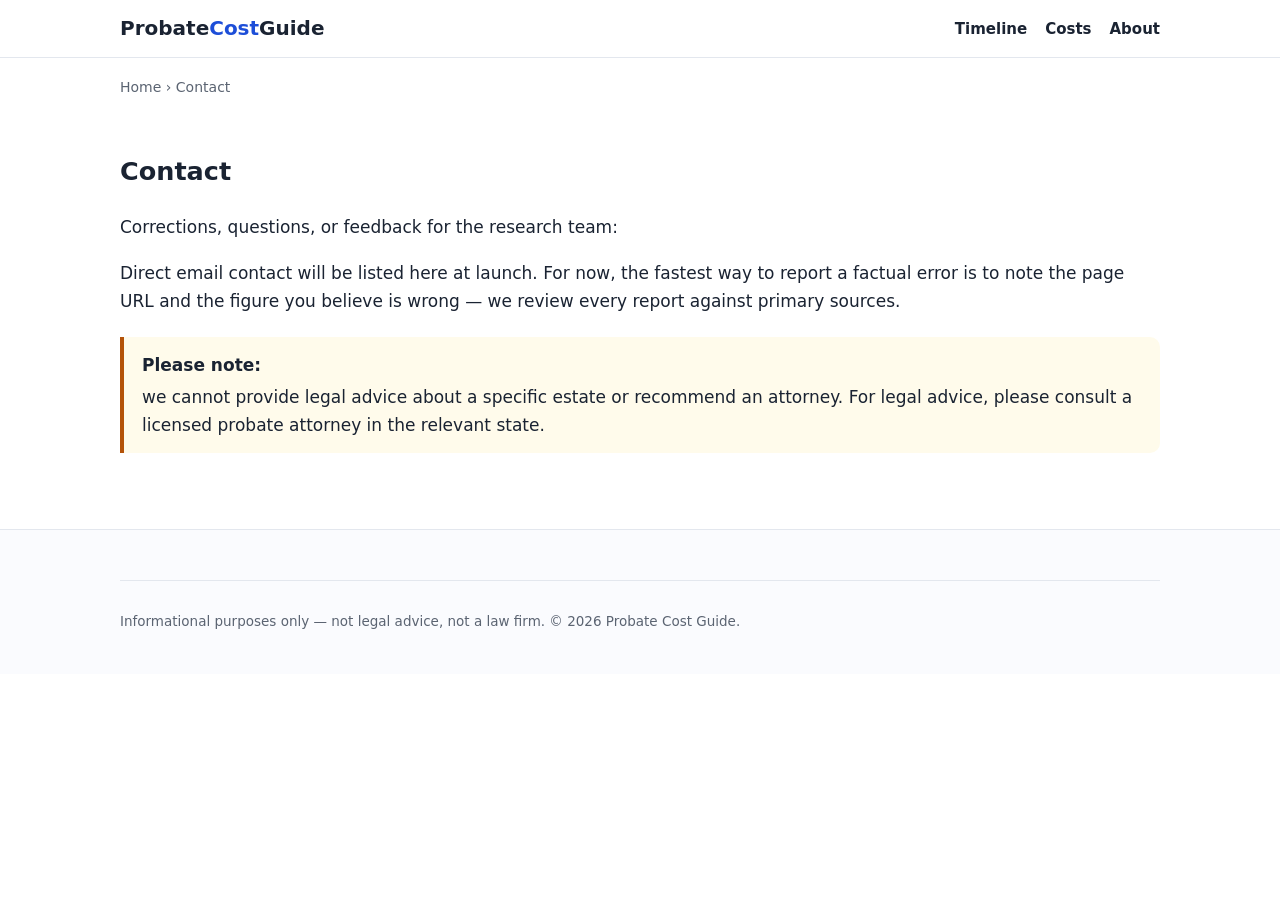
<file: contact/index.html>
<!DOCTYPE html>
<html lang="en">
<head>
<meta charset="UTF-8">
<meta name="viewport" content="width=device-width, initial-scale=1.0">
<title>Contact | Probate Cost Guide</title>
<meta name="description" content="Contact the Probate Cost Guide research team — corrections, questions, and feedback.">
<link rel="canonical" href="https://brinoco47-wq.github.io/probatecostguide/contact/">
<link rel="stylesheet" href="../assets/css/style.css">
<script async src="https://pagead2.googlesyndication.com/pagead/js/adsbygoogle.js?client=ca-pub-7356161063789862"
     crossorigin="anonymous"></script>
</head>
<body>
<header class="site-header"><div class="wrap">
<a class="brand" href="../">Probate<span>Cost</span>Guide</a>
<nav class="main-nav"><a href="../probate-timeline/">Timeline</a><a href="../probate-costs/">Costs</a><a href="../about/">About</a></nav>
</div></header>
<main class="wrap"><p class="crumbs"><a href="../">Home</a> › Contact</p>
<article class="main">
<h1>Contact</h1>
<p>Corrections, questions, or feedback for the research team:</p>
<p>Direct email contact will be listed here at launch. For now, the fastest way to report a factual error is to note the page URL and the figure you believe is wrong — we review every report against primary sources.</p>
<div class="notice"><strong>Please note:</strong> we cannot provide legal advice about a specific estate or recommend an attorney. For legal advice, please consult a licensed probate attorney in the relevant state.</div>
</article>
</main>
<footer class="site-footer"><div class="wrap">
<div class="foot-base"><p>Informational purposes only — not legal advice, not a law firm. © 2026 Probate Cost Guide.</p></div>
</div></footer>
</body>
</html>
</file>
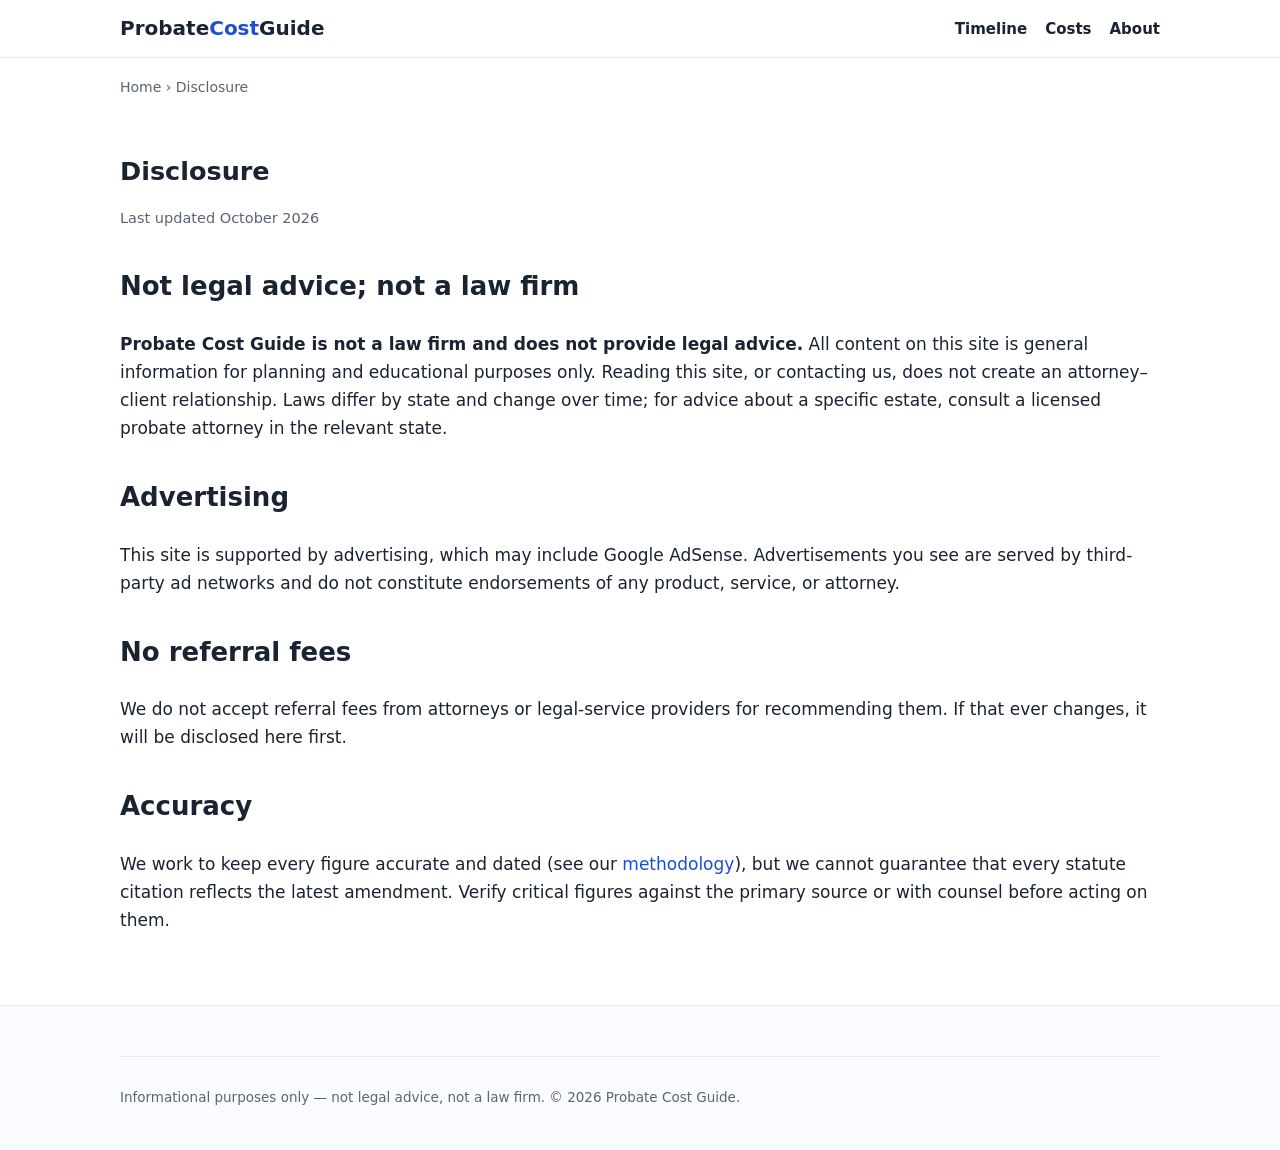
<file: disclosure/index.html>
<!DOCTYPE html>
<html lang="en">
<head>
<meta charset="UTF-8">
<meta name="viewport" content="width=device-width, initial-scale=1.0">
<title>Disclosure — Not Legal Advice | Probate Cost Guide</title>
<meta name="description" content="Important disclosures: this site is not a law firm, content is not legal advice, and the site is supported by advertising.">
<link rel="canonical" href="https://brinoco47-wq.github.io/probatecostguide/disclosure/">
<link rel="stylesheet" href="../assets/css/style.css">
<script async src="https://pagead2.googlesyndication.com/pagead/js/adsbygoogle.js?client=ca-pub-7356161063789862"
     crossorigin="anonymous"></script>
</head>
<body>
<header class="site-header"><div class="wrap">
<a class="brand" href="../">Probate<span>Cost</span>Guide</a>
<nav class="main-nav"><a href="../probate-timeline/">Timeline</a><a href="../probate-costs/">Costs</a><a href="../about/">About</a></nav>
</div></header>
<main class="wrap"><p class="crumbs"><a href="../">Home</a> › Disclosure</p>
<article class="main">
<h1>Disclosure</h1>
<p class="byline">Last updated October 2026</p>
<h2>Not legal advice; not a law firm</h2>
<p><strong>Probate Cost Guide is not a law firm and does not provide legal advice.</strong> All content on this site is general information for planning and educational purposes only. Reading this site, or contacting us, does not create an attorney–client relationship. Laws differ by state and change over time; for advice about a specific estate, consult a licensed probate attorney in the relevant state.</p>
<h2>Advertising</h2>
<p>This site is supported by advertising, which may include Google AdSense. Advertisements you see are served by third-party ad networks and do not constitute endorsements of any product, service, or attorney.</p>
<h2>No referral fees</h2>
<p>We do not accept referral fees from attorneys or legal-service providers for recommending them. If that ever changes, it will be disclosed here first.</p>
<h2>Accuracy</h2>
<p>We work to keep every figure accurate and dated (see our <a href="../methodology/">methodology</a>), but we cannot guarantee that every statute citation reflects the latest amendment. Verify critical figures against the primary source or with counsel before acting on them.</p>
</article>
</main>
<footer class="site-footer"><div class="wrap">
<div class="foot-base"><p>Informational purposes only — not legal advice, not a law firm. © 2026 Probate Cost Guide.</p></div>
</div></footer>
</body>
</html>
</file>
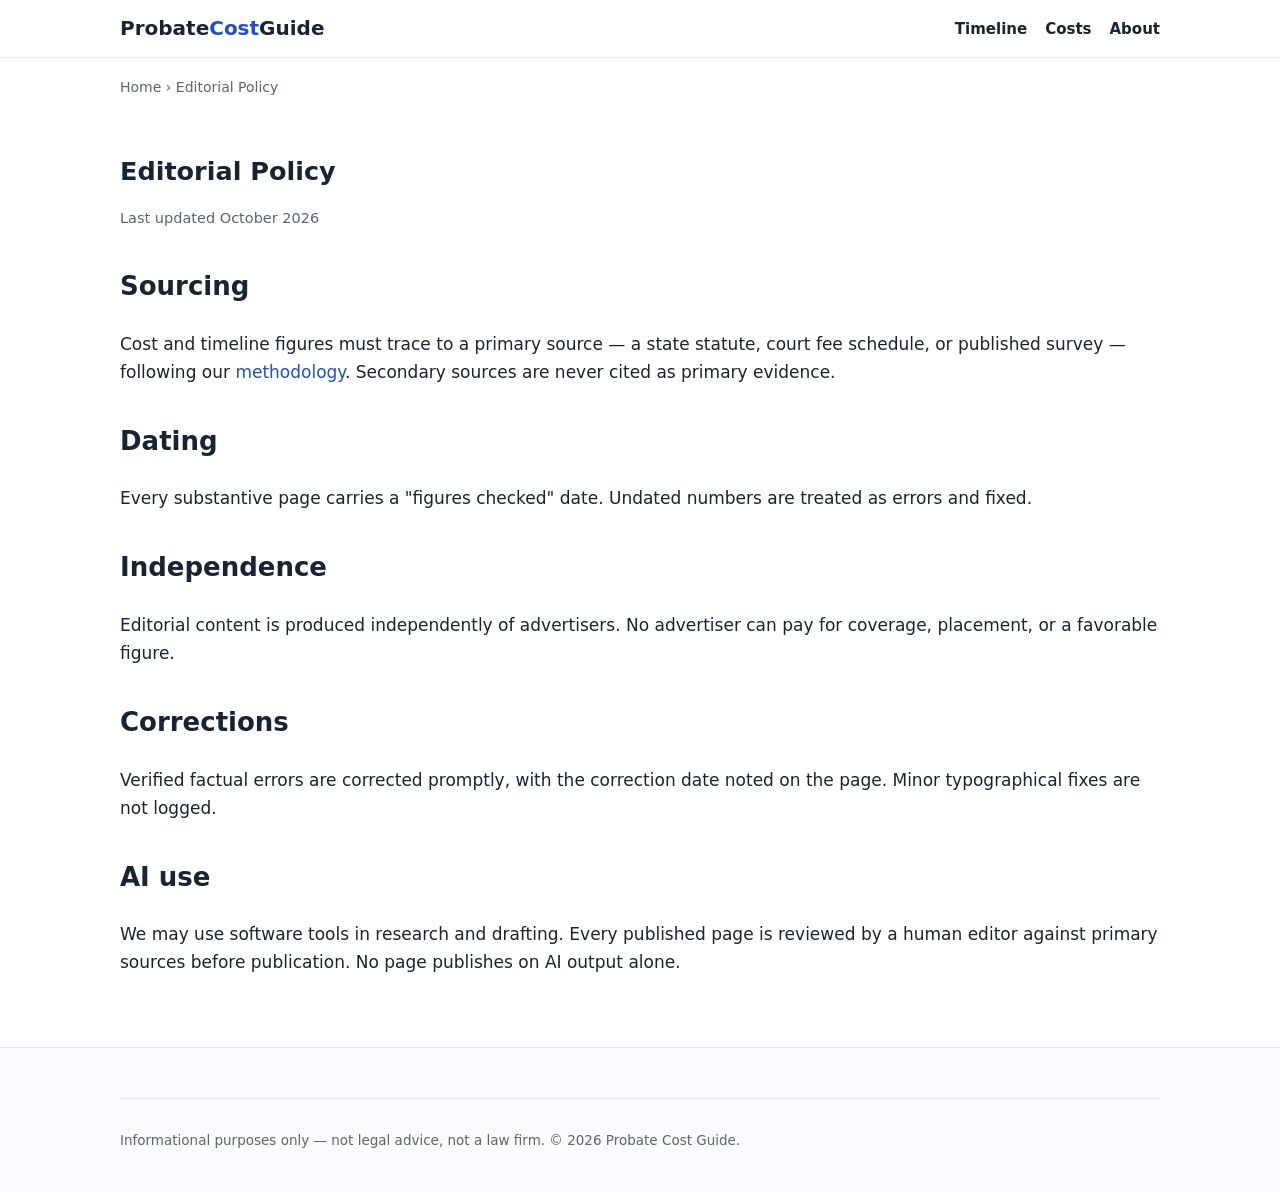
<file: editorial-policy/index.html>
<!DOCTYPE html>
<html lang="en">
<head>
<meta charset="UTF-8">
<meta name="viewport" content="width=device-width, initial-scale=1.0">
<title>Editorial Policy | Probate Cost Guide</title>
<meta name="description" content="Our editorial standards: sourcing, dating, corrections, and independence policies.">
<link rel="canonical" href="https://brinoco47-wq.github.io/probatecostguide/editorial-policy/">
<link rel="stylesheet" href="../assets/css/style.css">
<script async src="https://pagead2.googlesyndication.com/pagead/js/adsbygoogle.js?client=ca-pub-7356161063789862"
     crossorigin="anonymous"></script>
</head>
<body>
<header class="site-header"><div class="wrap">
<a class="brand" href="../">Probate<span>Cost</span>Guide</a>
<nav class="main-nav"><a href="../probate-timeline/">Timeline</a><a href="../probate-costs/">Costs</a><a href="../about/">About</a></nav>
</div></header>
<main class="wrap"><p class="crumbs"><a href="../">Home</a> › Editorial Policy</p>
<article class="main">
<h1>Editorial Policy</h1>
<p class="byline">Last updated October 2026</p>
<h2>Sourcing</h2>
<p>Cost and timeline figures must trace to a primary source — a state statute, court fee schedule, or published survey — following our <a href="../methodology/">methodology</a>. Secondary sources are never cited as primary evidence.</p>
<h2>Dating</h2>
<p>Every substantive page carries a "figures checked" date. Undated numbers are treated as errors and fixed.</p>
<h2>Independence</h2>
<p>Editorial content is produced independently of advertisers. No advertiser can pay for coverage, placement, or a favorable figure.</p>
<h2>Corrections</h2>
<p>Verified factual errors are corrected promptly, with the correction date noted on the page. Minor typographical fixes are not logged.</p>
<h2>AI use</h2>
<p>We may use software tools in research and drafting. Every published page is reviewed by a human editor against primary sources before publication. No page publishes on AI output alone.</p>
</article>
</main>
<footer class="site-footer"><div class="wrap">
<div class="foot-base"><p>Informational purposes only — not legal advice, not a law firm. © 2026 Probate Cost Guide.</p></div>
</div></footer>
</body>
</html>
</file>
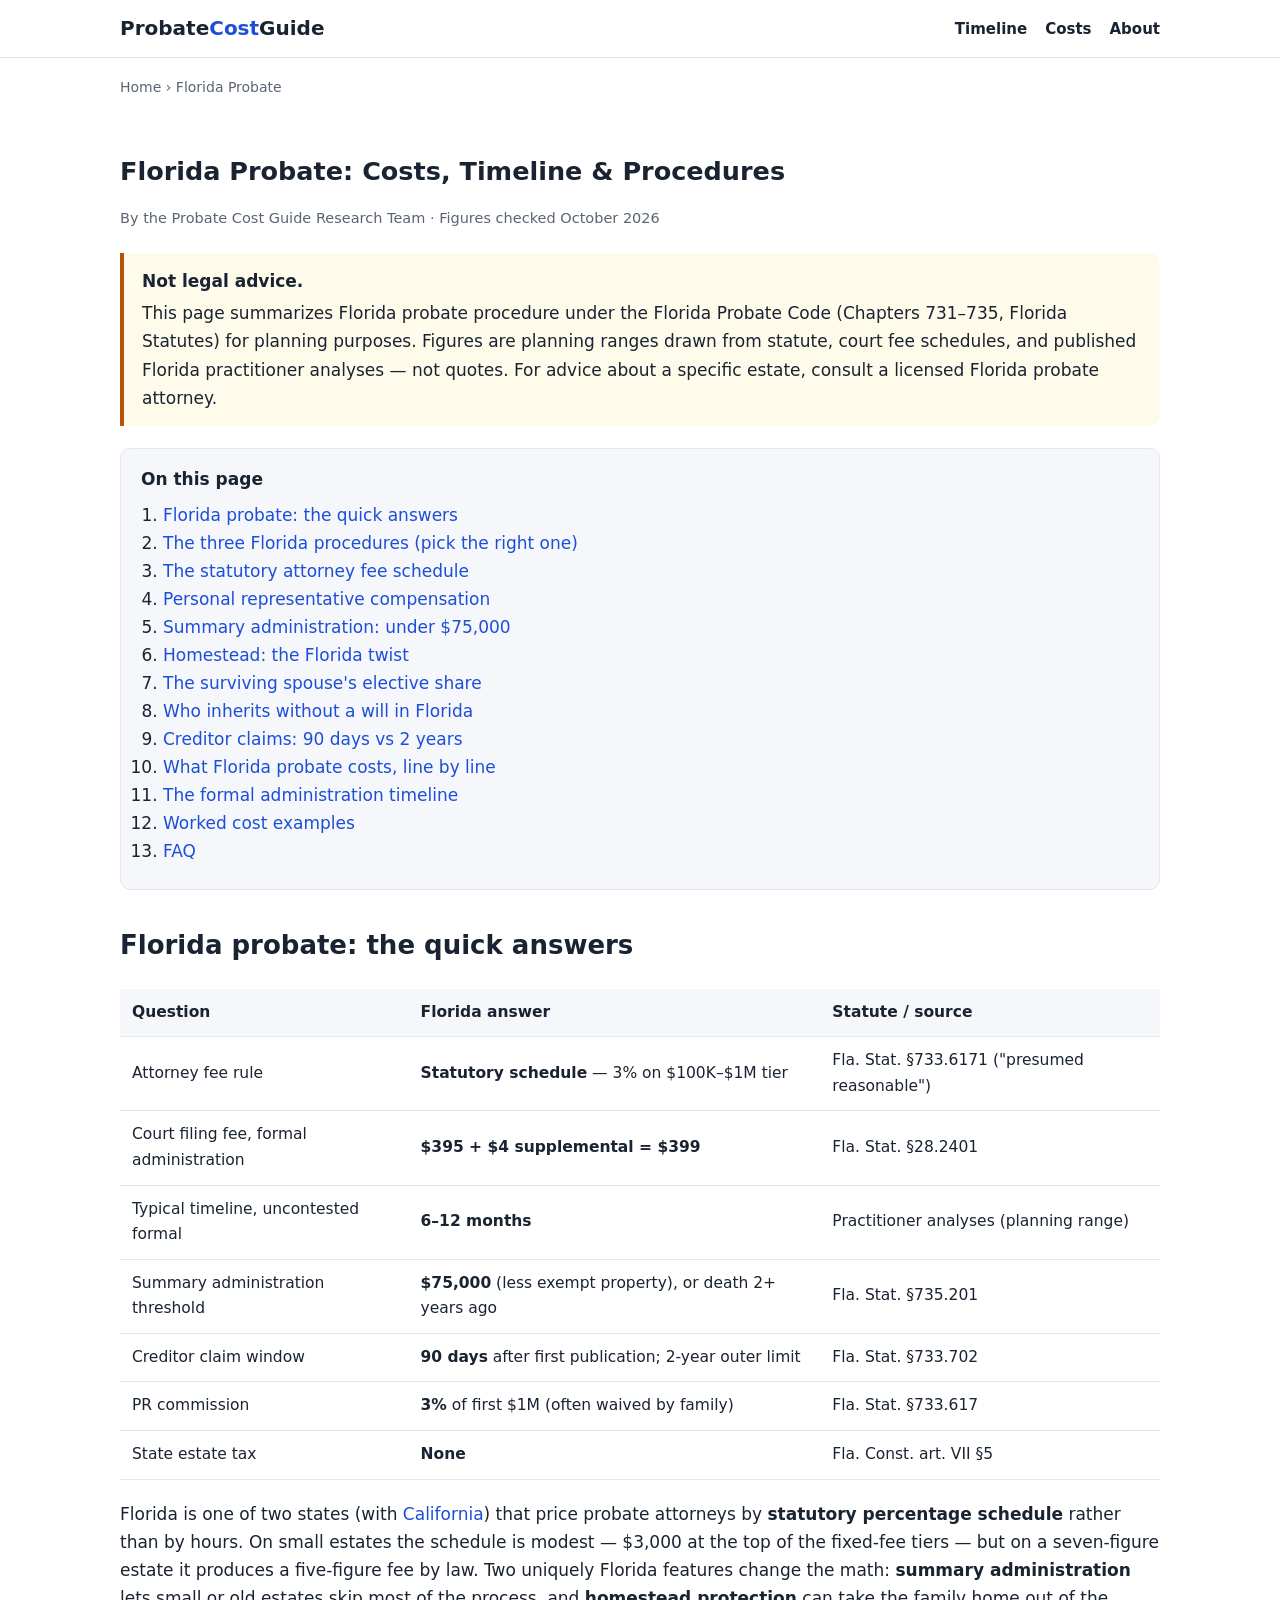
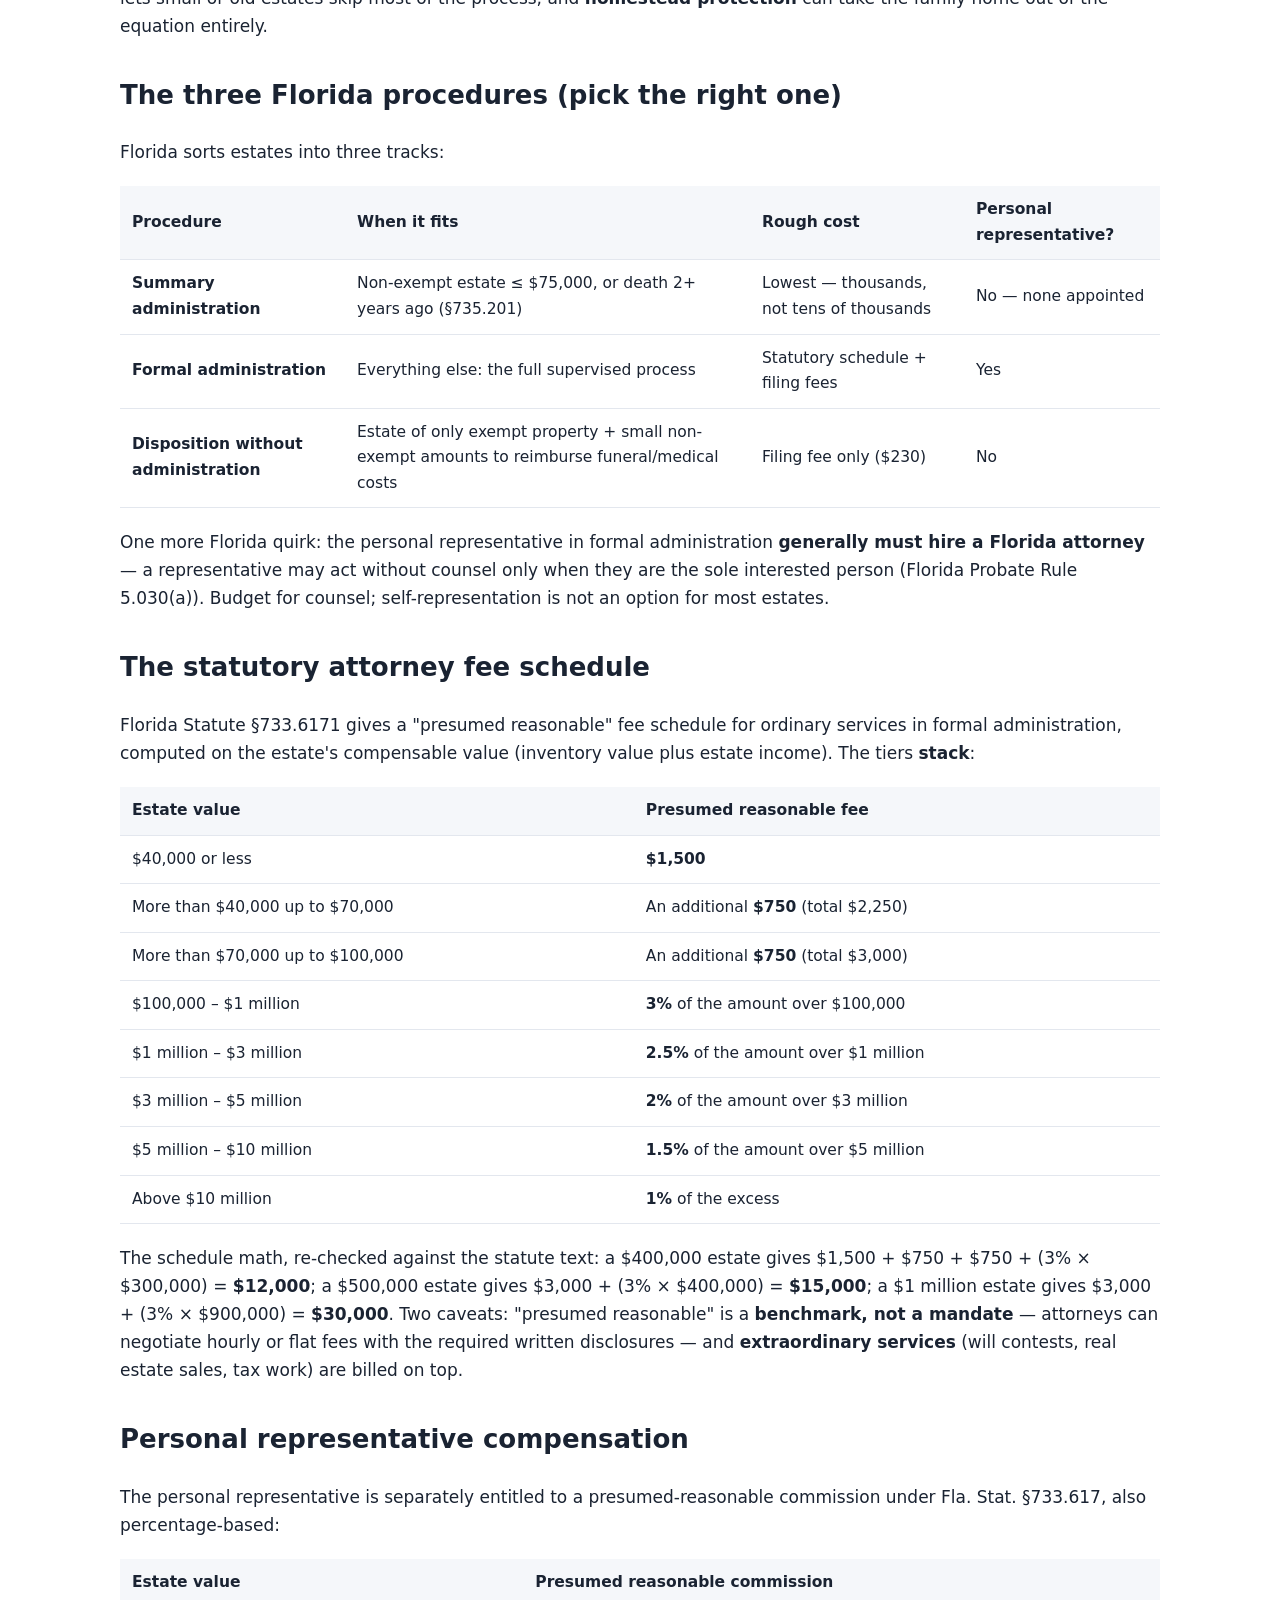
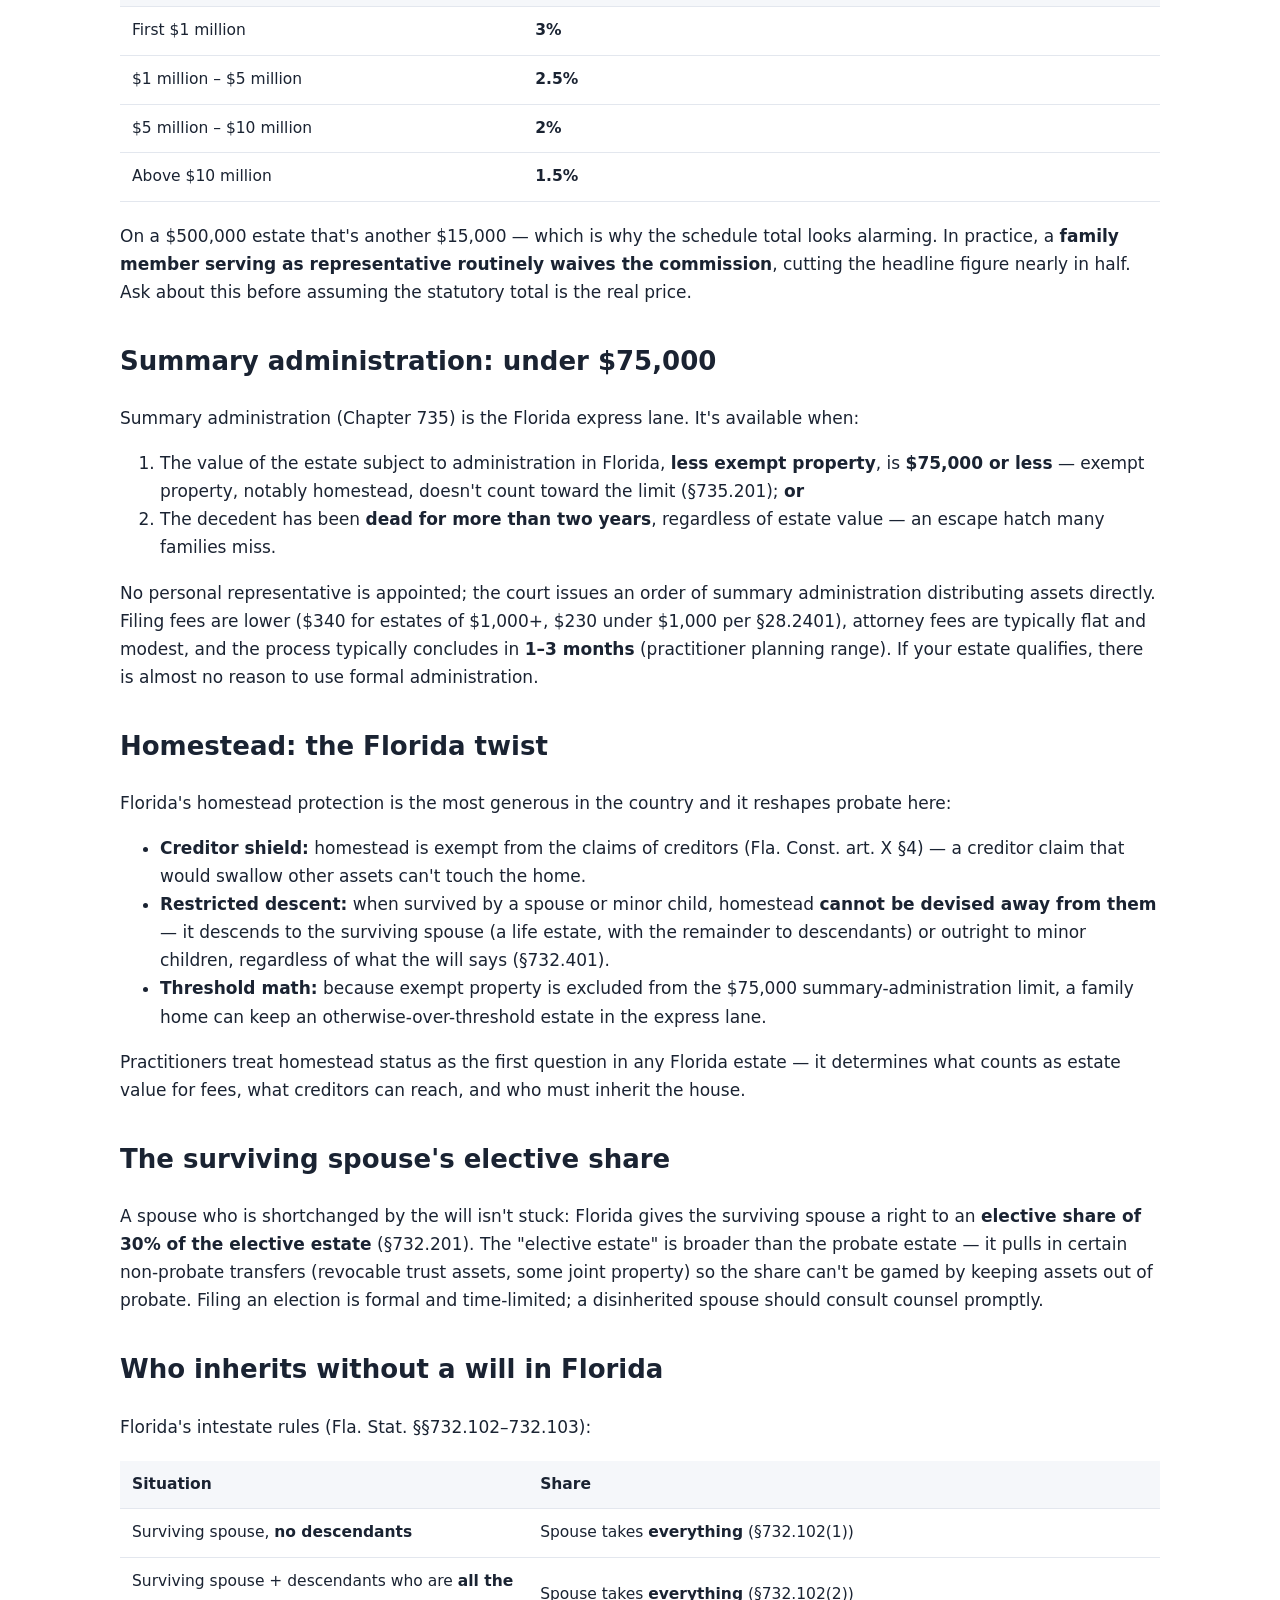
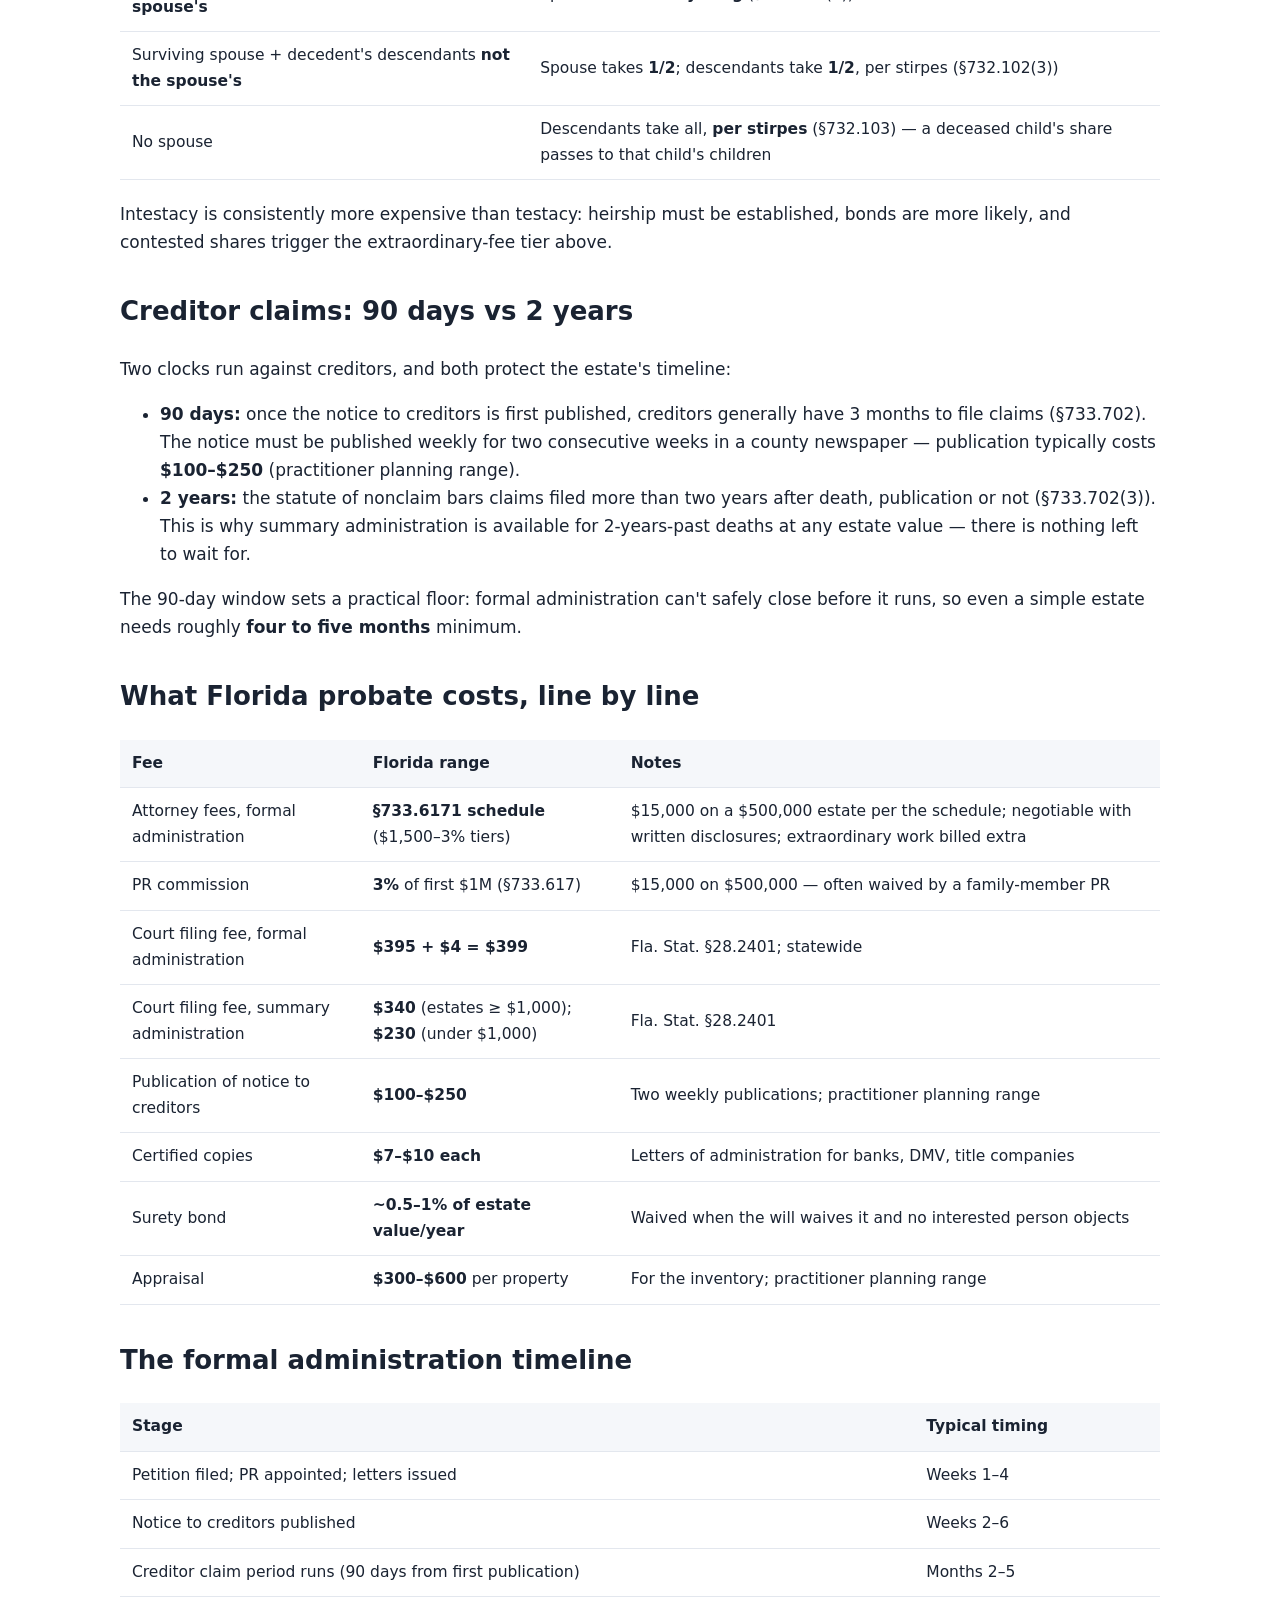
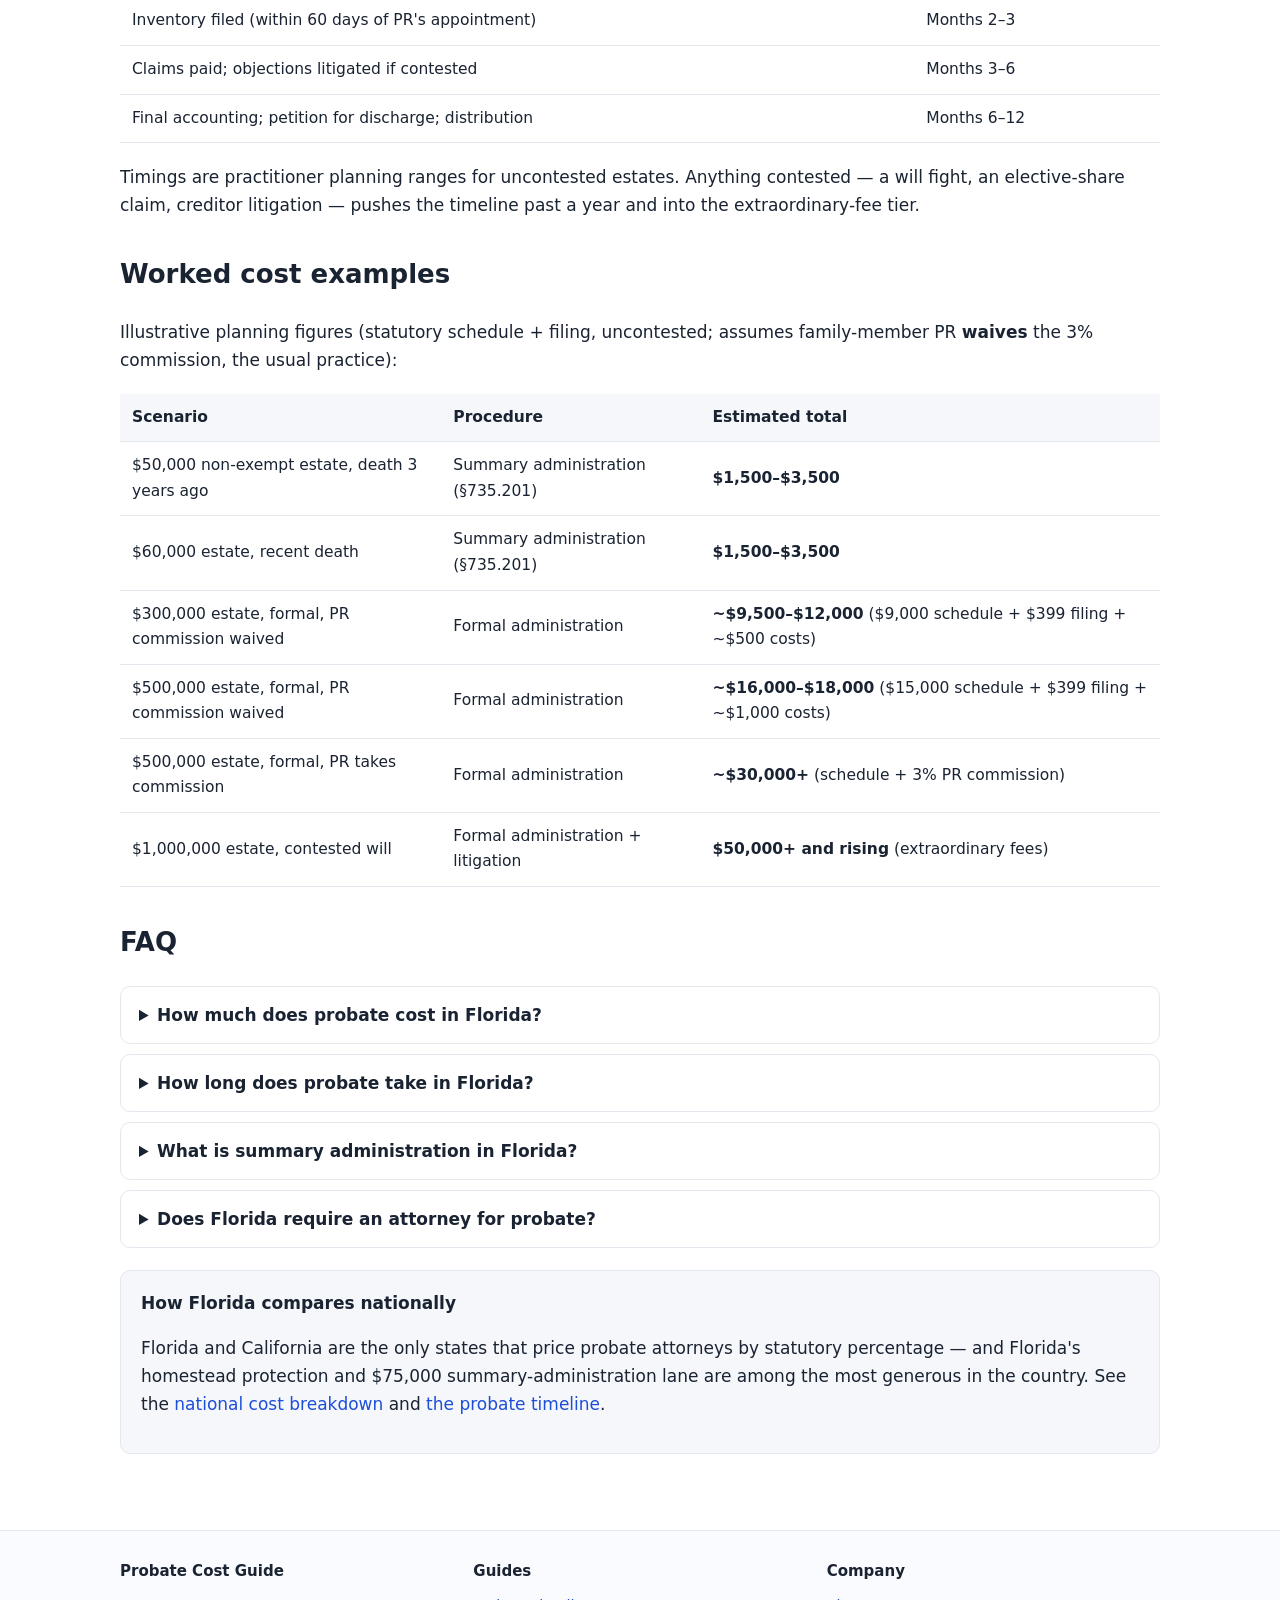
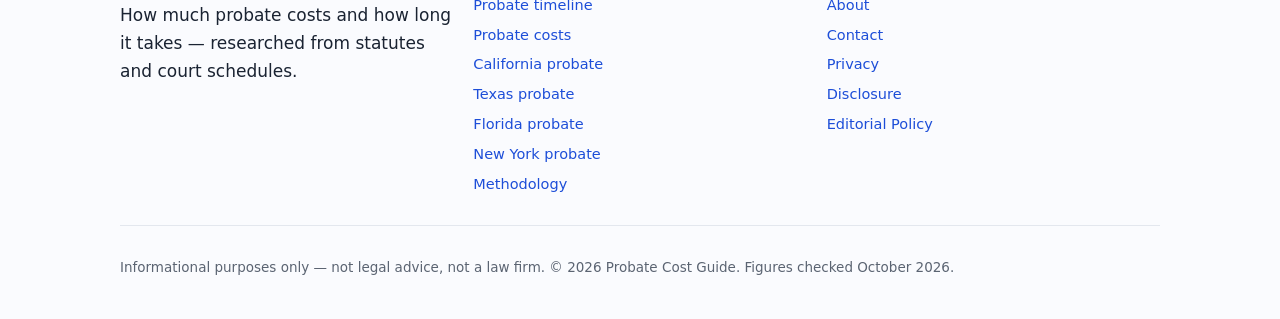
<file: florida-probate/index.html>
<!DOCTYPE html>
<html lang="en">
<head>
<meta charset="UTF-8">
<meta name="viewport" content="width=device-width, initial-scale=1.0">
<title>Florida Probate Costs & Timeline (2026): Fees, Statutes</title>
<meta name="description" content="Florida probate costs: the 733.6171 attorney fee schedule, $75,000 summary administration, formal vs summary, homestead and elective share — statute-sourced.">
<link rel="canonical" href="https://brinoco47-wq.github.io/probatecostguide/florida-probate/">
<meta property="og:type" content="article">
<meta property="og:title" content="Florida Probate: Costs, Timeline & Procedures">
<meta property="og:description" content="Florida's statutory attorney fee schedule, summary administration, homestead protection and the elective share — traced to the Florida Probate Code.">
<meta property="og:url" content="https://brinoco47-wq.github.io/probatecostguide/florida-probate/">
<link rel="stylesheet" href="../assets/css/style.css">
<script type="application/ld+json">
{"@context":"https://schema.org","@type":"Article","headline":"Florida Probate Costs & Timeline (2026): Fees, Statutes",
 "author":{"@type":"Organization","name":"Probate Cost Guide Research Team"},
 "datePublished":"2026-10-18","dateModified":"2026-10-18"}
</script>
<script type="application/ld+json">
{"@context":"https://schema.org","@type":"BreadcrumbList","itemListElement":[
 {"@type":"ListItem","position":1,"name":"Home","item":"https://brinoco47-wq.github.io/probatecostguide/"},
 {"@type":"ListItem","position":2,"name":"Florida Probate","item":"https://brinoco47-wq.github.io/probatecostguide/florida-probate/"}]}
</script>
<script type="application/ld+json">
{"@context":"https://schema.org","@type":"FAQPage","mainEntity":[
 {"@type":"Question","name":"How much does probate cost in Florida?","acceptedAnswer":{"@type":"Answer","text":"Florida sets attorney fees by statute (Fla. Stat. 733.6171): $1,500 for estates up to $40,000, $2,250 up to $70,000, $3,000 up to $100,000, then 3% on the next $900,000. On a $500,000 estate the schedule gives $15,000 in attorney fees, plus court filing fees (about $399 for formal administration) and the personal representative's 3% commission — which a family-member representative often waives."}},
 {"@type":"Question","name":"How long does probate take in Florida?","acceptedAnswer":{"@type":"Answer","text":"Formal administration in Florida typically takes 6 to 12 months for an uncontested estate. Creditors get 90 days to file claims after the notice to creditors is first published, which sets a practical floor under the timeline. Summary administration of small estates typically wraps up in 1 to 3 months."}},
 {"@type":"Question","name":"What is summary administration in Florida?","acceptedAnswer":{"@type":"Answer","text":"Summary administration (Fla. Stat. 735.201) is a simplified procedure available when the estate subject to administration, less exempt property, is worth $75,000 or less — or when the decedent has been dead for more than two years, regardless of estate value. No personal representative is appointed and the process is substantially faster and cheaper than formal administration."}},
 {"@type":"Question","name":"Does Florida require an attorney for probate?","acceptedAnswer":{"@type":"Answer","text":"In most cases, yes. A personal representative in formal administration must be represented by an admitted Florida attorney, except when the personal representative is the sole interested person (Florida Probate Rule 5.030(a)). Summary administration petitioners are also routinely advised to use counsel, though the rule differs."}}]}
</script>
<script async src="https://pagead2.googlesyndication.com/pagead/js/adsbygoogle.js?client=ca-pub-7356161063789862"
     crossorigin="anonymous"></script>
</head>
<body>
<header class="site-header"><div class="wrap">
<a class="brand" href="../">Probate<span>Cost</span>Guide</a>
<nav class="main-nav"><a href="../probate-timeline/">Timeline</a><a href="../probate-costs/">Costs</a><a href="../about/">About</a></nav>
</div></header>
<main class="wrap">
<p class="crumbs"><a href="../">Home</a> › Florida Probate</p>
<article class="main">
<h1>Florida Probate: Costs, Timeline &amp; Procedures</h1>
<p class="byline">By the Probate Cost Guide Research Team · Figures checked October 2026</p>
<div class="notice"><strong>Not legal advice.</strong> This page summarizes Florida probate procedure under the Florida Probate Code (Chapters 731–735, Florida Statutes) for planning purposes. Figures are planning ranges drawn from statute, court fee schedules, and published Florida practitioner analyses — not quotes. For advice about a specific estate, consult a licensed Florida probate attorney.</div>

<div class="toc"><strong>On this page</strong><ol>
<li><a href="#quick">Florida probate: the quick answers</a></li>
<li><a href="#procedures">The three Florida procedures (pick the right one)</a></li>
<li><a href="#attorney-fees">The statutory attorney fee schedule</a></li>
<li><a href="#pr-comp">Personal representative compensation</a></li>
<li><a href="#summary">Summary administration: under $75,000</a></li>
<li><a href="#homestead">Homestead: the Florida twist</a></li>
<li><a href="#elective">The surviving spouse's elective share</a></li>
<li><a href="#intestate">Who inherits without a will in Florida</a></li>
<li><a href="#creditors">Creditor claims: 90 days vs 2 years</a></li>
<li><a href="#costs">What Florida probate costs, line by line</a></li>
<li><a href="#timeline">The formal administration timeline</a></li>
<li><a href="#examples">Worked cost examples</a></li>
<li><a href="#faq">FAQ</a></li>
</ol></div>

<h2 id="quick">Florida probate: the quick answers</h2>
<table>
<tr><th>Question</th><th>Florida answer</th><th>Statute / source</th></tr>
<tr><td>Attorney fee rule</td><td><strong>Statutory schedule</strong> — 3% on $100K–$1M tier</td><td>Fla. Stat. §733.6171 ("presumed reasonable")</td></tr>
<tr><td>Court filing fee, formal administration</td><td><strong>$395 + $4 supplemental = $399</strong></td><td>Fla. Stat. §28.2401</td></tr>
<tr><td>Typical timeline, uncontested formal</td><td><strong>6–12 months</strong></td><td>Practitioner analyses (planning range)</td></tr>
<tr><td>Summary administration threshold</td><td><strong>$75,000</strong> (less exempt property), or death 2+ years ago</td><td>Fla. Stat. §735.201</td></tr>
<tr><td>Creditor claim window</td><td><strong>90 days</strong> after first publication; 2-year outer limit</td><td>Fla. Stat. §733.702</td></tr>
<tr><td>PR commission</td><td><strong>3%</strong> of first $1M (often waived by family)</td><td>Fla. Stat. §733.617</td></tr>
<tr><td>State estate tax</td><td><strong>None</strong></td><td>Fla. Const. art. VII §5</td></tr>
</table>
<p>Florida is one of two states (with <a href="../california-probate/">California</a>) that price probate attorneys by <strong>statutory percentage schedule</strong> rather than by hours. On small estates the schedule is modest — $3,000 at the top of the fixed-fee tiers — but on a seven-figure estate it produces a five-figure fee by law. Two uniquely Florida features change the math: <strong>summary administration</strong> lets small or old estates skip most of the process, and <strong>homestead protection</strong> can take the family home out of the equation entirely.</p>

<h2 id="procedures">The three Florida procedures (pick the right one)</h2>
<p>Florida sorts estates into three tracks:</p>
<table>
<tr><th>Procedure</th><th>When it fits</th><th>Rough cost</th><th>Personal representative?</th></tr>
<tr><td><strong>Summary administration</strong></td><td>Non-exempt estate ≤ $75,000, or death 2+ years ago (§735.201)</td><td>Lowest — thousands, not tens of thousands</td><td>No — none appointed</td></tr>
<tr><td><strong>Formal administration</strong></td><td>Everything else: the full supervised process</td><td>Statutory schedule + filing fees</td><td>Yes</td></tr>
<tr><td><strong>Disposition without administration</strong></td><td>Estate of only exempt property + small non-exempt amounts to reimburse funeral/medical costs</td><td>Filing fee only ($230)</td><td>No</td></tr>
</table>
<p>One more Florida quirk: the personal representative in formal administration <strong>generally must hire a Florida attorney</strong> — a representative may act without counsel only when they are the sole interested person (Florida Probate Rule 5.030(a)). Budget for counsel; self-representation is not an option for most estates.</p>

<h2 id="attorney-fees">The statutory attorney fee schedule</h2>
<p>Florida Statute §733.6171 gives a "presumed reasonable" fee schedule for ordinary services in formal administration, computed on the estate's compensable value (inventory value plus estate income). The tiers <strong>stack</strong>:</p>
<table>
<tr><th>Estate value</th><th>Presumed reasonable fee</th></tr>
<tr><td>$40,000 or less</td><td><strong>$1,500</strong></td></tr>
<tr><td>More than $40,000 up to $70,000</td><td>An additional <strong>$750</strong> (total $2,250)</td></tr>
<tr><td>More than $70,000 up to $100,000</td><td>An additional <strong>$750</strong> (total $3,000)</td></tr>
<tr><td>$100,000 – $1 million</td><td><strong>3%</strong> of the amount over $100,000</td></tr>
<tr><td>$1 million – $3 million</td><td><strong>2.5%</strong> of the amount over $1 million</td></tr>
<tr><td>$3 million – $5 million</td><td><strong>2%</strong> of the amount over $3 million</td></tr>
<tr><td>$5 million – $10 million</td><td><strong>1.5%</strong> of the amount over $5 million</td></tr>
<tr><td>Above $10 million</td><td><strong>1%</strong> of the excess</td></tr>
</table>
<p>The schedule math, re-checked against the statute text: a $400,000 estate gives $1,500 + $750 + $750 + (3% × $300,000) = <strong>$12,000</strong>; a $500,000 estate gives $3,000 + (3% × $400,000) = <strong>$15,000</strong>; a $1 million estate gives $3,000 + (3% × $900,000) = <strong>$30,000</strong>. Two caveats: "presumed reasonable" is a <strong>benchmark, not a mandate</strong> — attorneys can negotiate hourly or flat fees with the required written disclosures — and <strong>extraordinary services</strong> (will contests, real estate sales, tax work) are billed on top.</p>

<h2 id="pr-comp">Personal representative compensation</h2>
<p>The personal representative is separately entitled to a presumed-reasonable commission under Fla. Stat. §733.617, also percentage-based:</p>
<table>
<tr><th>Estate value</th><th>Presumed reasonable commission</th></tr>
<tr><td>First $1 million</td><td><strong>3%</strong></td></tr>
<tr><td>$1 million – $5 million</td><td><strong>2.5%</strong></td></tr>
<tr><td>$5 million – $10 million</td><td><strong>2%</strong></td></tr>
<tr><td>Above $10 million</td><td><strong>1.5%</strong></td></tr>
</table>
<p>On a $500,000 estate that's another $15,000 — which is why the schedule total looks alarming. In practice, a <strong>family member serving as representative routinely waives the commission</strong>, cutting the headline figure nearly in half. Ask about this before assuming the statutory total is the real price.</p>

<h2 id="summary">Summary administration: under $75,000</h2>
<p>Summary administration (Chapter 735) is the Florida express lane. It's available when:</p>
<ol>
<li>The value of the estate subject to administration in Florida, <strong>less exempt property</strong>, is <strong>$75,000 or less</strong> — exempt property, notably homestead, doesn't count toward the limit (§735.201); <strong>or</strong></li>
<li>The decedent has been <strong>dead for more than two years</strong>, regardless of estate value — an escape hatch many families miss.</li>
</ol>
<p>No personal representative is appointed; the court issues an order of summary administration distributing assets directly. Filing fees are lower ($340 for estates of $1,000+, $230 under $1,000 per §28.2401), attorney fees are typically flat and modest, and the process typically concludes in <strong>1–3 months</strong> (practitioner planning range). If your estate qualifies, there is almost no reason to use formal administration.</p>

<h2 id="homestead">Homestead: the Florida twist</h2>
<p>Florida's homestead protection is the most generous in the country and it reshapes probate here:</p>
<ul>
<li><strong>Creditor shield:</strong> homestead is exempt from the claims of creditors (Fla. Const. art. X §4) — a creditor claim that would swallow other assets can't touch the home.</li>
<li><strong>Restricted descent:</strong> when survived by a spouse or minor child, homestead <strong>cannot be devised away from them</strong> — it descends to the surviving spouse (a life estate, with the remainder to descendants) or outright to minor children, regardless of what the will says (§732.401).</li>
<li><strong>Threshold math:</strong> because exempt property is excluded from the $75,000 summary-administration limit, a family home can keep an otherwise-over-threshold estate in the express lane.</li>
</ul>
<p>Practitioners treat homestead status as the first question in any Florida estate — it determines what counts as estate value for fees, what creditors can reach, and who must inherit the house.</p>

<h2 id="elective">The surviving spouse's elective share</h2>
<p>A spouse who is shortchanged by the will isn't stuck: Florida gives the surviving spouse a right to an <strong>elective share of 30% of the elective estate</strong> (§732.201). The "elective estate" is broader than the probate estate — it pulls in certain non-probate transfers (revocable trust assets, some joint property) so the share can't be gamed by keeping assets out of probate. Filing an election is formal and time-limited; a disinherited spouse should consult counsel promptly.</p>

<h2 id="intestate">Who inherits without a will in Florida</h2>
<p>Florida's intestate rules (Fla. Stat. §§732.102–732.103):</p>
<table>
<tr><th>Situation</th><th>Share</th></tr>
<tr><td>Surviving spouse, <strong>no descendants</strong></td><td>Spouse takes <strong>everything</strong> (§732.102(1))</td></tr>
<tr><td>Surviving spouse + descendants who are <strong>all the spouse's</strong></td><td>Spouse takes <strong>everything</strong> (§732.102(2))</td></tr>
<tr><td>Surviving spouse + decedent's descendants <strong>not the spouse's</strong></td><td>Spouse takes <strong>1/2</strong>; descendants take <strong>1/2</strong>, per stirpes (§732.102(3))</td></tr>
<tr><td>No spouse</td><td>Descendants take all, <strong>per stirpes</strong> (§732.103) — a deceased child's share passes to that child's children</td></tr>
</table>
<p>Intestacy is consistently more expensive than testacy: heirship must be established, bonds are more likely, and contested shares trigger the extraordinary-fee tier above.</p>

<h2 id="creditors">Creditor claims: 90 days vs 2 years</h2>
<p>Two clocks run against creditors, and both protect the estate's timeline:</p>
<ul>
<li><strong>90 days:</strong> once the notice to creditors is first published, creditors generally have 3 months to file claims (§733.702). The notice must be published weekly for two consecutive weeks in a county newspaper — publication typically costs <strong>$100–$250</strong> (practitioner planning range).</li>
<li><strong>2 years:</strong> the statute of nonclaim bars claims filed more than two years after death, publication or not (§733.702(3)). This is why summary administration is available for 2-years-past deaths at any estate value — there is nothing left to wait for.</li>
</ul>
<p>The 90-day window sets a practical floor: formal administration can't safely close before it runs, so even a simple estate needs roughly <strong>four to five months</strong> minimum.</p>

<h2 id="costs">What Florida probate costs, line by line</h2>
<table>
<tr><th>Fee</th><th>Florida range</th><th>Notes</th></tr>
<tr><td>Attorney fees, formal administration</td><td><strong>§733.6171 schedule</strong> ($1,500–3% tiers)</td><td>$15,000 on a $500,000 estate per the schedule; negotiable with written disclosures; extraordinary work billed extra</td></tr>
<tr><td>PR commission</td><td><strong>3%</strong> of first $1M (§733.617)</td><td>$15,000 on $500,000 — often waived by a family-member PR</td></tr>
<tr><td>Court filing fee, formal administration</td><td><strong>$395 + $4 = $399</strong></td><td>Fla. Stat. §28.2401; statewide</td></tr>
<tr><td>Court filing fee, summary administration</td><td><strong>$340</strong> (estates ≥ $1,000); <strong>$230</strong> (under $1,000)</td><td>Fla. Stat. §28.2401</td></tr>
<tr><td>Publication of notice to creditors</td><td><strong>$100–$250</strong></td><td>Two weekly publications; practitioner planning range</td></tr>
<tr><td>Certified copies</td><td><strong>$7–$10 each</strong></td><td>Letters of administration for banks, DMV, title companies</td></tr>
<tr><td>Surety bond</td><td><strong>~0.5–1% of estate value/year</strong></td><td>Waived when the will waives it and no interested person objects</td></tr>
<tr><td>Appraisal</td><td><strong>$300–$600</strong> per property</td><td>For the inventory; practitioner planning range</td></tr>
</table>

<h2 id="timeline">The formal administration timeline</h2>
<table>
<tr><th>Stage</th><th>Typical timing</th></tr>
<tr><td>Petition filed; PR appointed; letters issued</td><td>Weeks 1–4</td></tr>
<tr><td>Notice to creditors published</td><td>Weeks 2–6</td></tr>
<tr><td>Creditor claim period runs (90 days from first publication)</td><td>Months 2–5</td></tr>
<tr><td>Inventory filed (within 60 days of PR's appointment)</td><td>Months 2–3</td></tr>
<tr><td>Claims paid; objections litigated if contested</td><td>Months 3–6</td></tr>
<tr><td>Final accounting; petition for discharge; distribution</td><td>Months 6–12</td></tr>
</table>
<p>Timings are practitioner planning ranges for uncontested estates. Anything contested — a will fight, an elective-share claim, creditor litigation — pushes the timeline past a year and into the extraordinary-fee tier.</p>

<h2 id="examples">Worked cost examples</h2>
<p>Illustrative planning figures (statutory schedule + filing, uncontested; assumes family-member PR <strong>waives</strong> the 3% commission, the usual practice):</p>
<table>
<tr><th>Scenario</th><th>Procedure</th><th>Estimated total</th></tr>
<tr><td>$50,000 non-exempt estate, death 3 years ago</td><td>Summary administration (§735.201)</td><td><strong>$1,500–$3,500</strong></td></tr>
<tr><td>$60,000 estate, recent death</td><td>Summary administration (§735.201)</td><td><strong>$1,500–$3,500</strong></td></tr>
<tr><td>$300,000 estate, formal, PR commission waived</td><td>Formal administration</td><td><strong>~$9,500–$12,000</strong> ($9,000 schedule + $399 filing + ~$500 costs)</td></tr>
<tr><td>$500,000 estate, formal, PR commission waived</td><td>Formal administration</td><td><strong>~$16,000–$18,000</strong> ($15,000 schedule + $399 filing + ~$1,000 costs)</td></tr>
<tr><td>$500,000 estate, formal, PR takes commission</td><td>Formal administration</td><td><strong>~$30,000+</strong> (schedule + 3% PR commission)</td></tr>
<tr><td>$1,000,000 estate, contested will</td><td>Formal administration + litigation</td><td><strong>$50,000+ and rising</strong> (extraordinary fees)</td></tr>
</table>
<div class="faq" id="faq">
<h2>FAQ</h2>
<details><summary>How much does probate cost in Florida?</summary>
<p>Florida sets attorney fees by statute (§733.6171): $1,500 for estates up to $40,000, $2,250 up to $70,000, $3,000 up to $100,000, then 3% on the next $900,000. On a $500,000 estate the schedule gives $15,000 in attorney fees, plus about $399 in court filing fees and the personal representative's 3% commission — which a family-member representative often waives.</p></details>
<details><summary>How long does probate take in Florida?</summary>
<p>Formal administration in Florida typically takes 6 to 12 months for an uncontested estate. Creditors get 90 days to file claims after the notice to creditors is first published, which sets a practical floor under the timeline. Summary administration of small estates typically wraps up in 1 to 3 months.</p></details>
<details><summary>What is summary administration in Florida?</summary>
<p>Summary administration (§735.201) is a simplified procedure available when the estate subject to administration, less exempt property, is worth $75,000 or less — or when the decedent has been dead for more than two years, regardless of estate value. No personal representative is appointed and the process is substantially faster and cheaper than formal administration.</p></details>
<details><summary>Does Florida require an attorney for probate?</summary>
<p>In most cases, yes. A personal representative in formal administration must be represented by an admitted Florida attorney, except when the personal representative is the sole interested person (Florida Probate Rule 5.030(a)).</p></details>
</div>

<div class="method"><h4>How Florida compares nationally</h4><p>Florida and California are the only states that price probate attorneys by statutory percentage — and Florida's homestead protection and $75,000 summary-administration lane are among the most generous in the country. See the <a href="../probate-costs/">national cost breakdown</a> and <a href="../probate-timeline/">the probate timeline</a>.</p></div>
</article>
</main>
<footer class="site-footer"><div class="wrap">
<div class="foot-grid">
<div><h4>Probate Cost Guide</h4><p>How much probate costs and how long it takes — researched from statutes and court schedules.</p></div>
<div><h4>Guides</h4><ul><li><a href="../probate-timeline/">Probate timeline</a></li><li><a href="../probate-costs/">Probate costs</a></li><li><a href="../california-probate/">California probate</a></li><li><a href="../texas-probate/">Texas probate</a></li><li><a href="../florida-probate/">Florida probate</a></li><li><a href="../new-york-probate/">New York probate</a></li><li><a href="../methodology/">Methodology</a></li></ul></div>
<div><h4>Company</h4><ul><li><a href="../about/">About</a></li><li><a href="../contact/">Contact</a></li><li><a href="../privacy/">Privacy</a></li><li><a href="../disclosure/">Disclosure</a></li><li><a href="../editorial-policy/">Editorial Policy</a></li></ul></div>
</div>
<div class="foot-base"><p>Informational purposes only — not legal advice, not a law firm. © 2026 Probate Cost Guide. Figures checked October 2026.</p></div>
</div></footer>
</body>
</html>
</file>
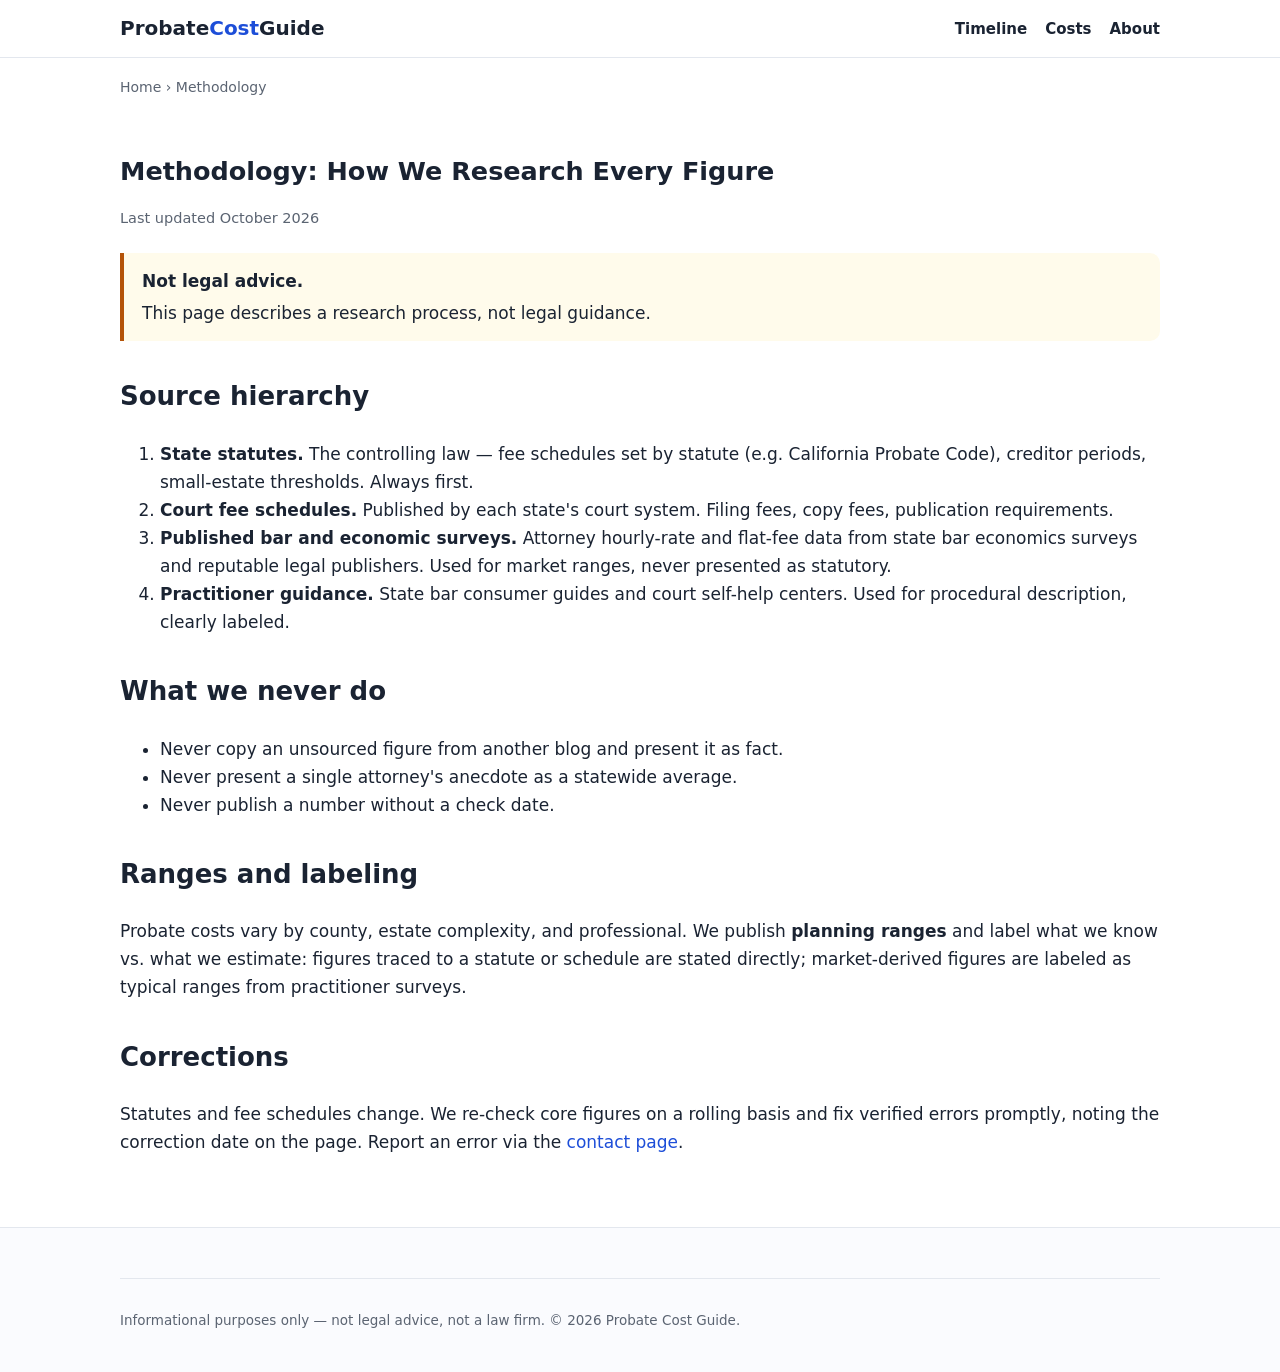
<file: methodology/index.html>
<!DOCTYPE html>
<html lang="en">
<head>
<meta charset="UTF-8">
<meta name="viewport" content="width=device-width, initial-scale=1.0">
<title>Methodology — How We Research | Probate Cost Guide</title>
<meta name="description" content="Our research methodology: statutes first, court fee schedules second, bar surveys third. How we source, date, and correct every probate cost figure.">
<link rel="canonical" href="https://brinoco47-wq.github.io/probatecostguide/methodology/">
<link rel="stylesheet" href="../assets/css/style.css">
<script async src="https://pagead2.googlesyndication.com/pagead/js/adsbygoogle.js?client=ca-pub-7356161063789862"
     crossorigin="anonymous"></script>
</head>
<body>
<header class="site-header"><div class="wrap">
<a class="brand" href="../">Probate<span>Cost</span>Guide</a>
<nav class="main-nav"><a href="../probate-timeline/">Timeline</a><a href="../probate-costs/">Costs</a><a href="../about/">About</a></nav>
</div></header>
<main class="wrap"><p class="crumbs"><a href="../">Home</a> › Methodology</p>
<article class="main">
<h1>Methodology: How We Research Every Figure</h1>
<p class="byline">Last updated October 2026</p>
<div class="notice"><strong>Not legal advice.</strong> This page describes a research process, not legal guidance.</div>
<h2>Source hierarchy</h2>
<ol>
<li><strong>State statutes.</strong> The controlling law — fee schedules set by statute (e.g. California Probate Code), creditor periods, small-estate thresholds. Always first.</li>
<li><strong>Court fee schedules.</strong> Published by each state's court system. Filing fees, copy fees, publication requirements.</li>
<li><strong>Published bar and economic surveys.</strong> Attorney hourly-rate and flat-fee data from state bar economics surveys and reputable legal publishers. Used for market ranges, never presented as statutory.</li>
<li><strong>Practitioner guidance.</strong> State bar consumer guides and court self-help centers. Used for procedural description, clearly labeled.</li>
</ol>
<h2>What we never do</h2>
<ul>
<li>Never copy an unsourced figure from another blog and present it as fact.</li>
<li>Never present a single attorney's anecdote as a statewide average.</li>
<li>Never publish a number without a check date.</li>
</ul>
<h2>Ranges and labeling</h2>
<p>Probate costs vary by county, estate complexity, and professional. We publish <strong>planning ranges</strong> and label what we know vs. what we estimate: figures traced to a statute or schedule are stated directly; market-derived figures are labeled as typical ranges from practitioner surveys.</p>
<h2>Corrections</h2>
<p>Statutes and fee schedules change. We re-check core figures on a rolling basis and fix verified errors promptly, noting the correction date on the page. Report an error via the <a href="../contact/">contact page</a>.</p>
</article>
</main>
<footer class="site-footer"><div class="wrap">
<div class="foot-base"><p>Informational purposes only — not legal advice, not a law firm. © 2026 Probate Cost Guide.</p></div>
</div></footer>
</body>
</html>
</file>
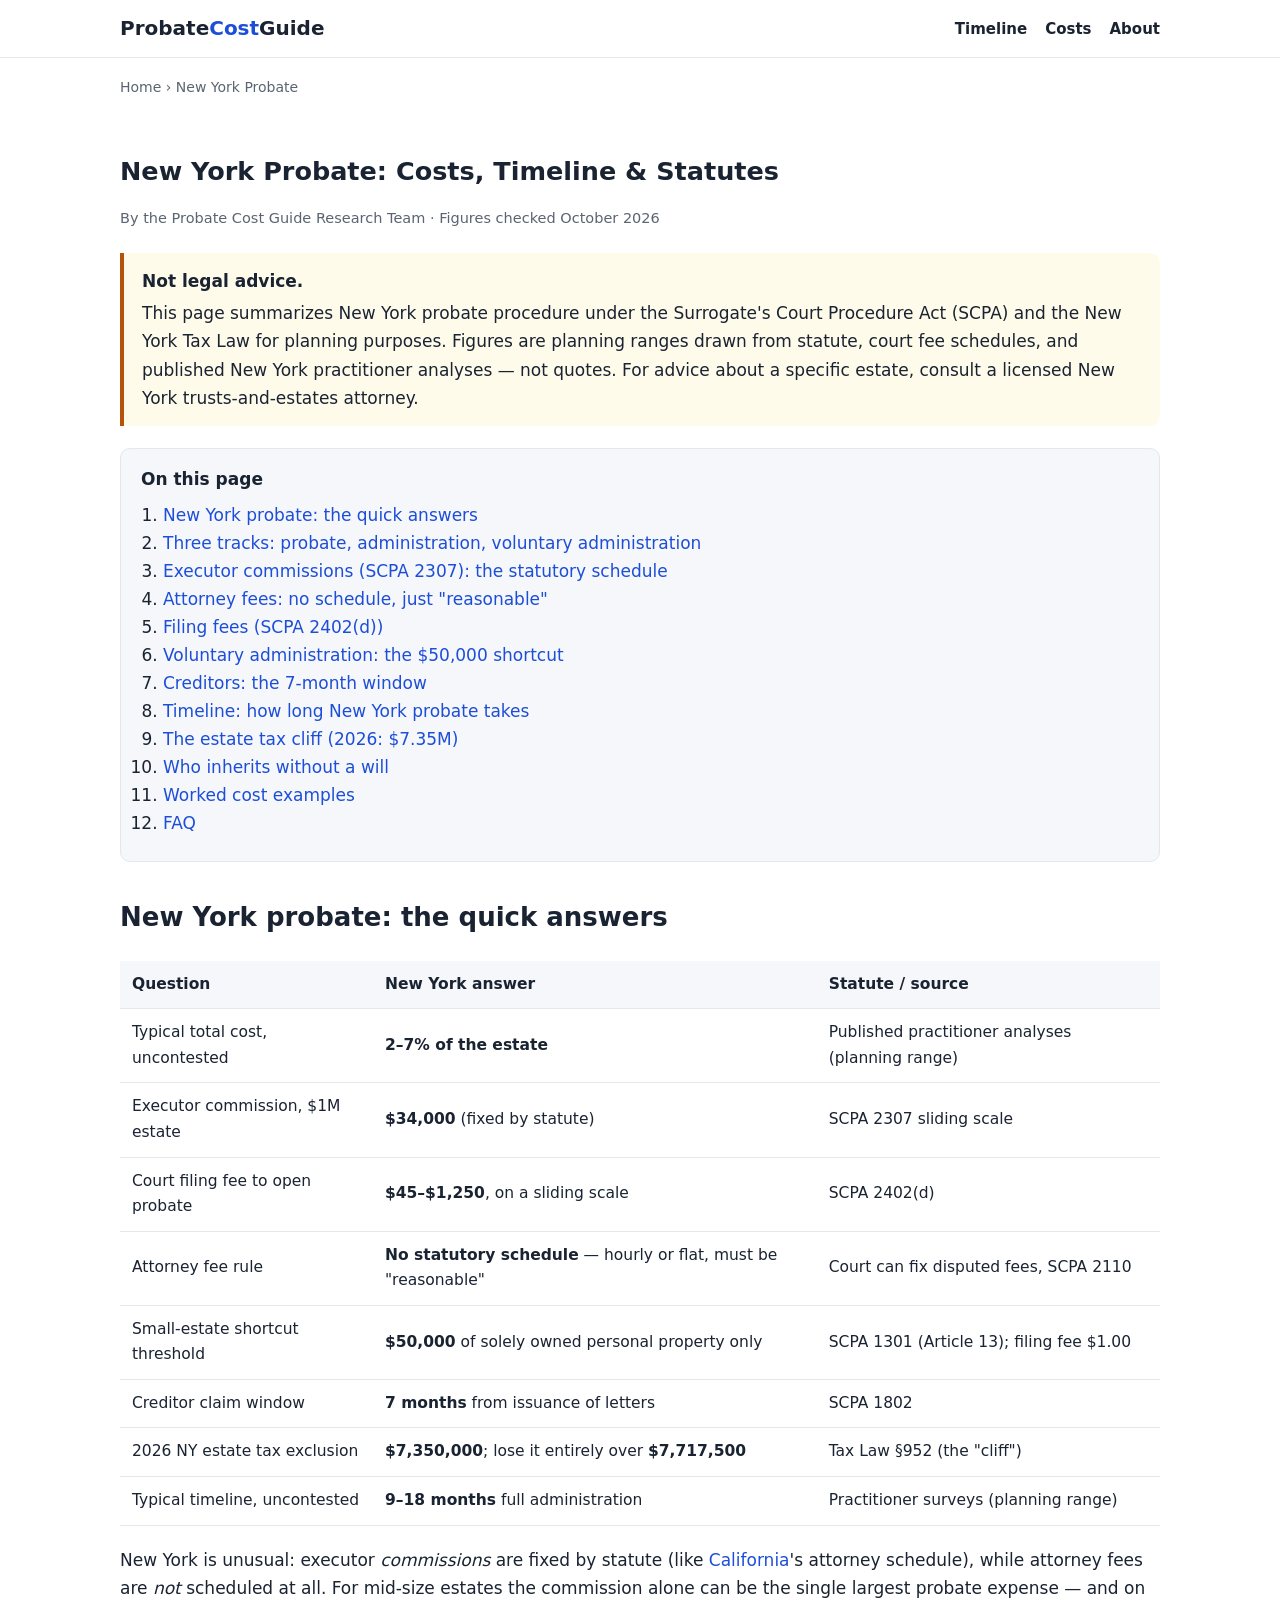
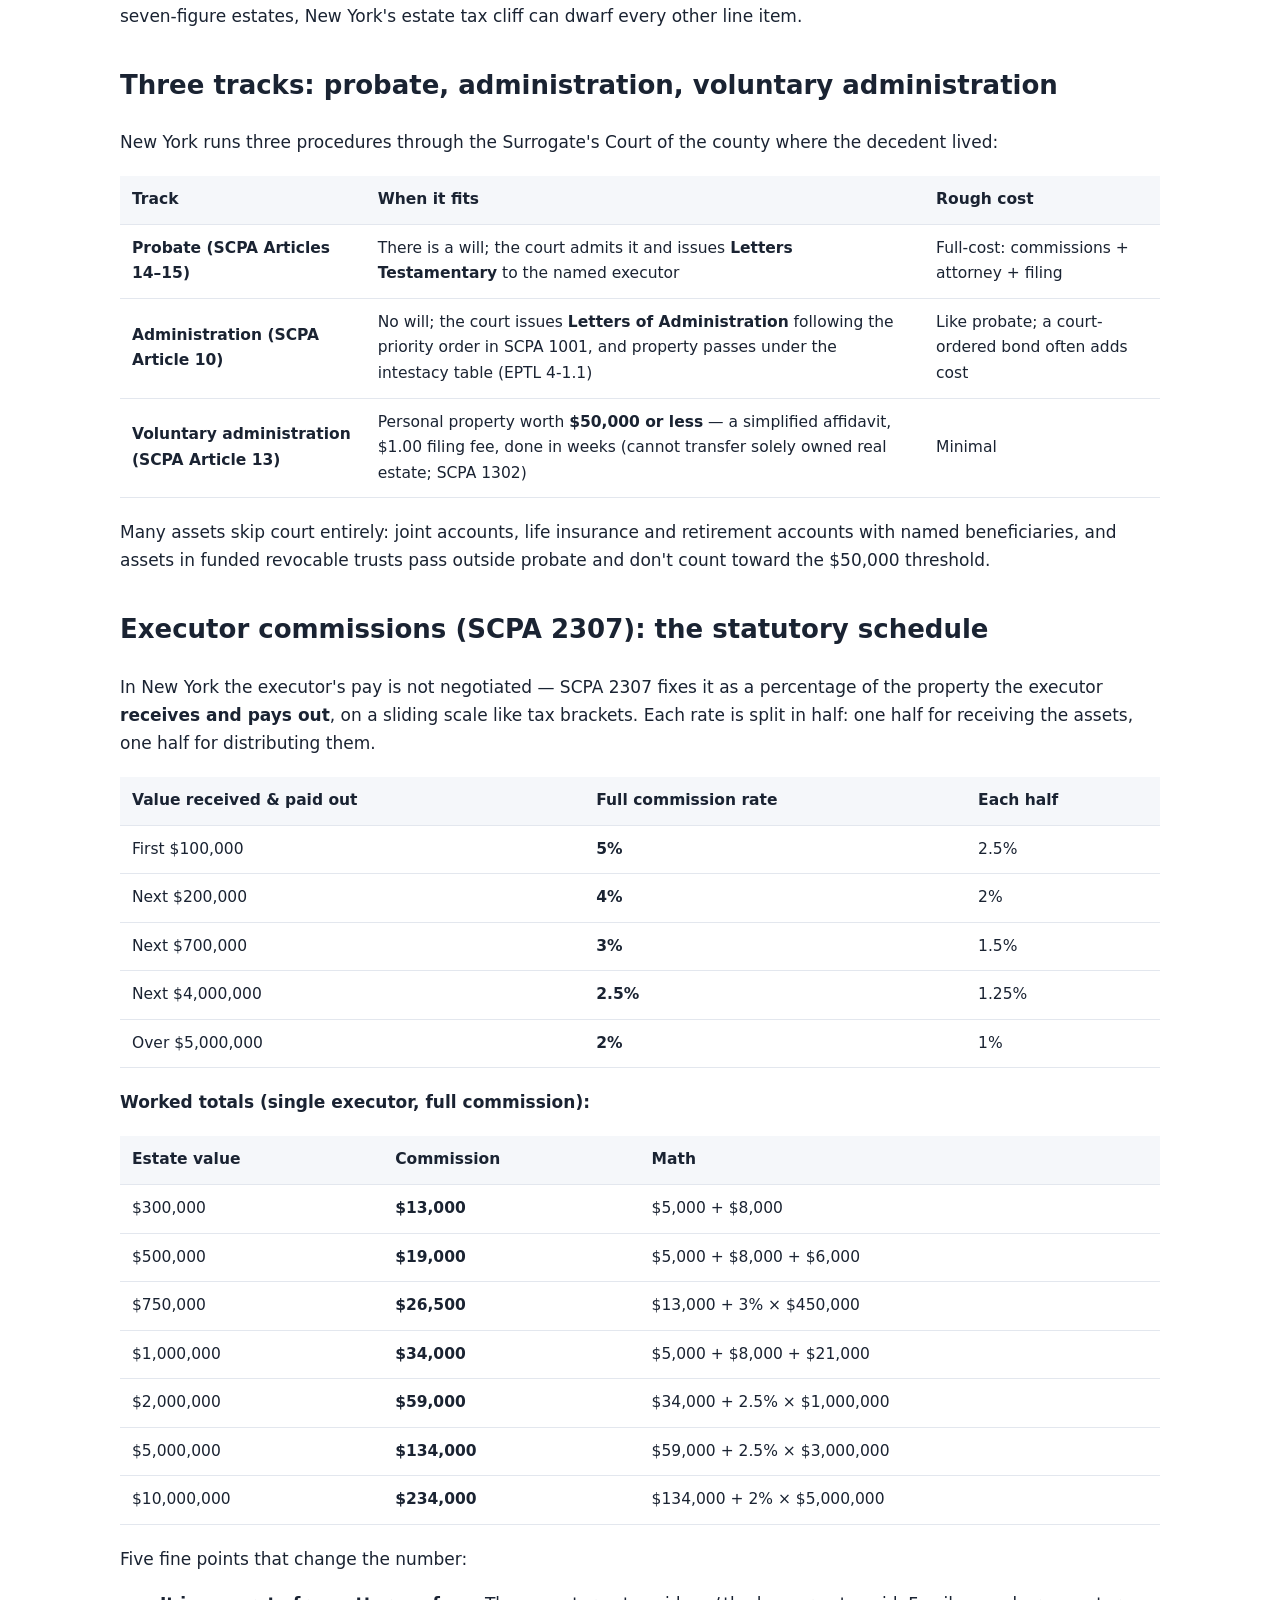
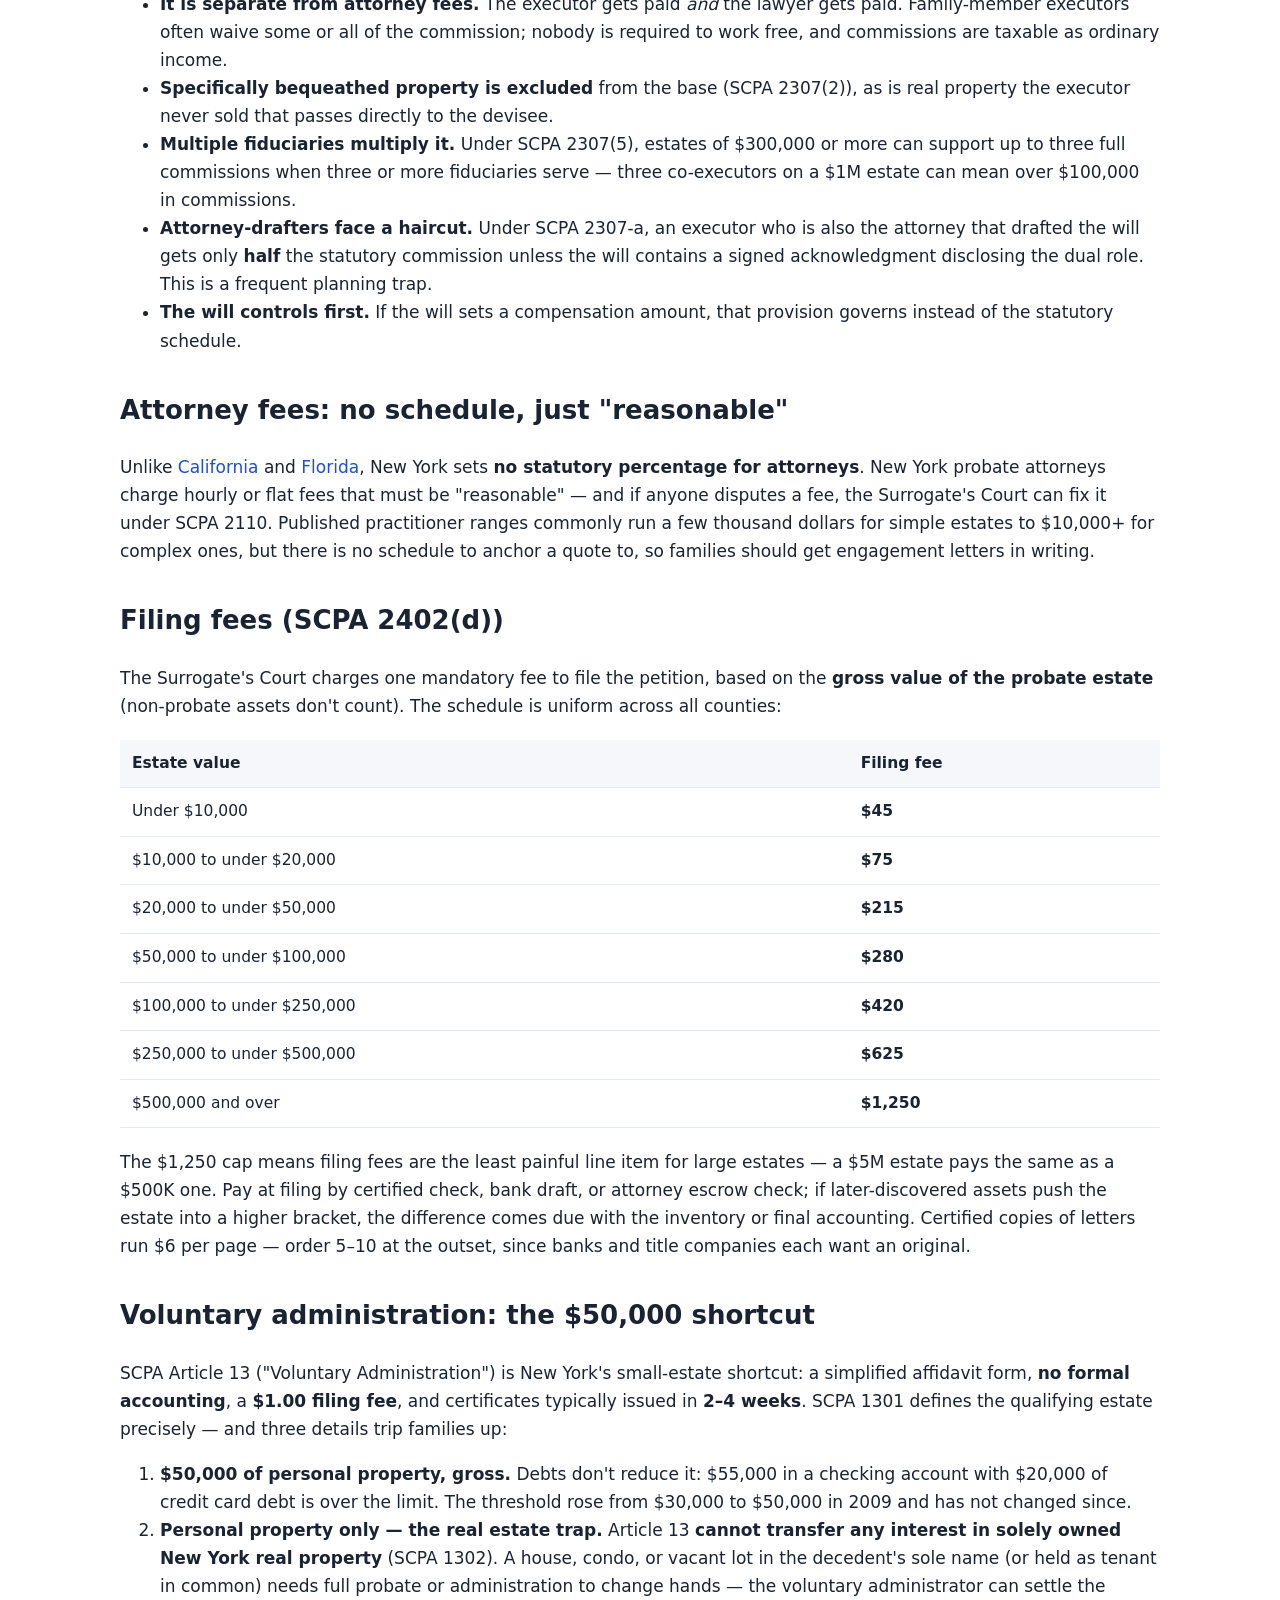
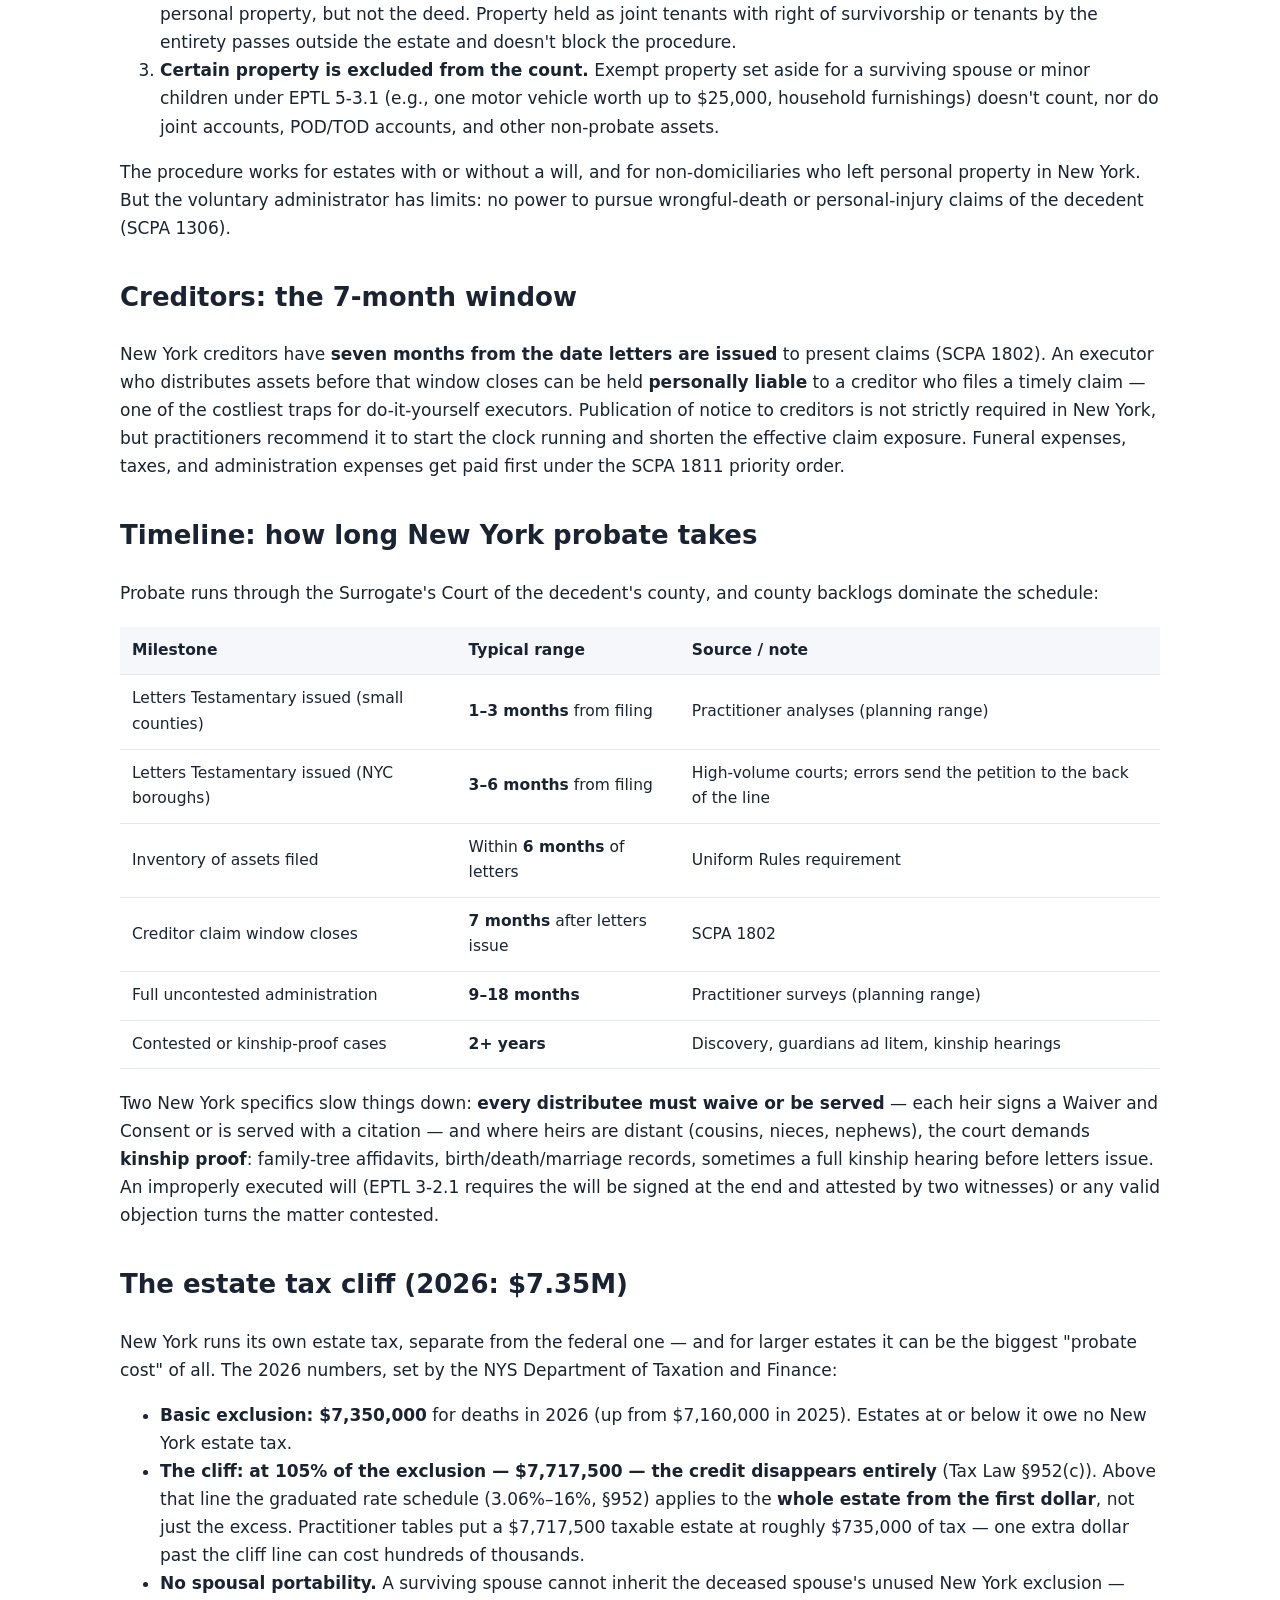
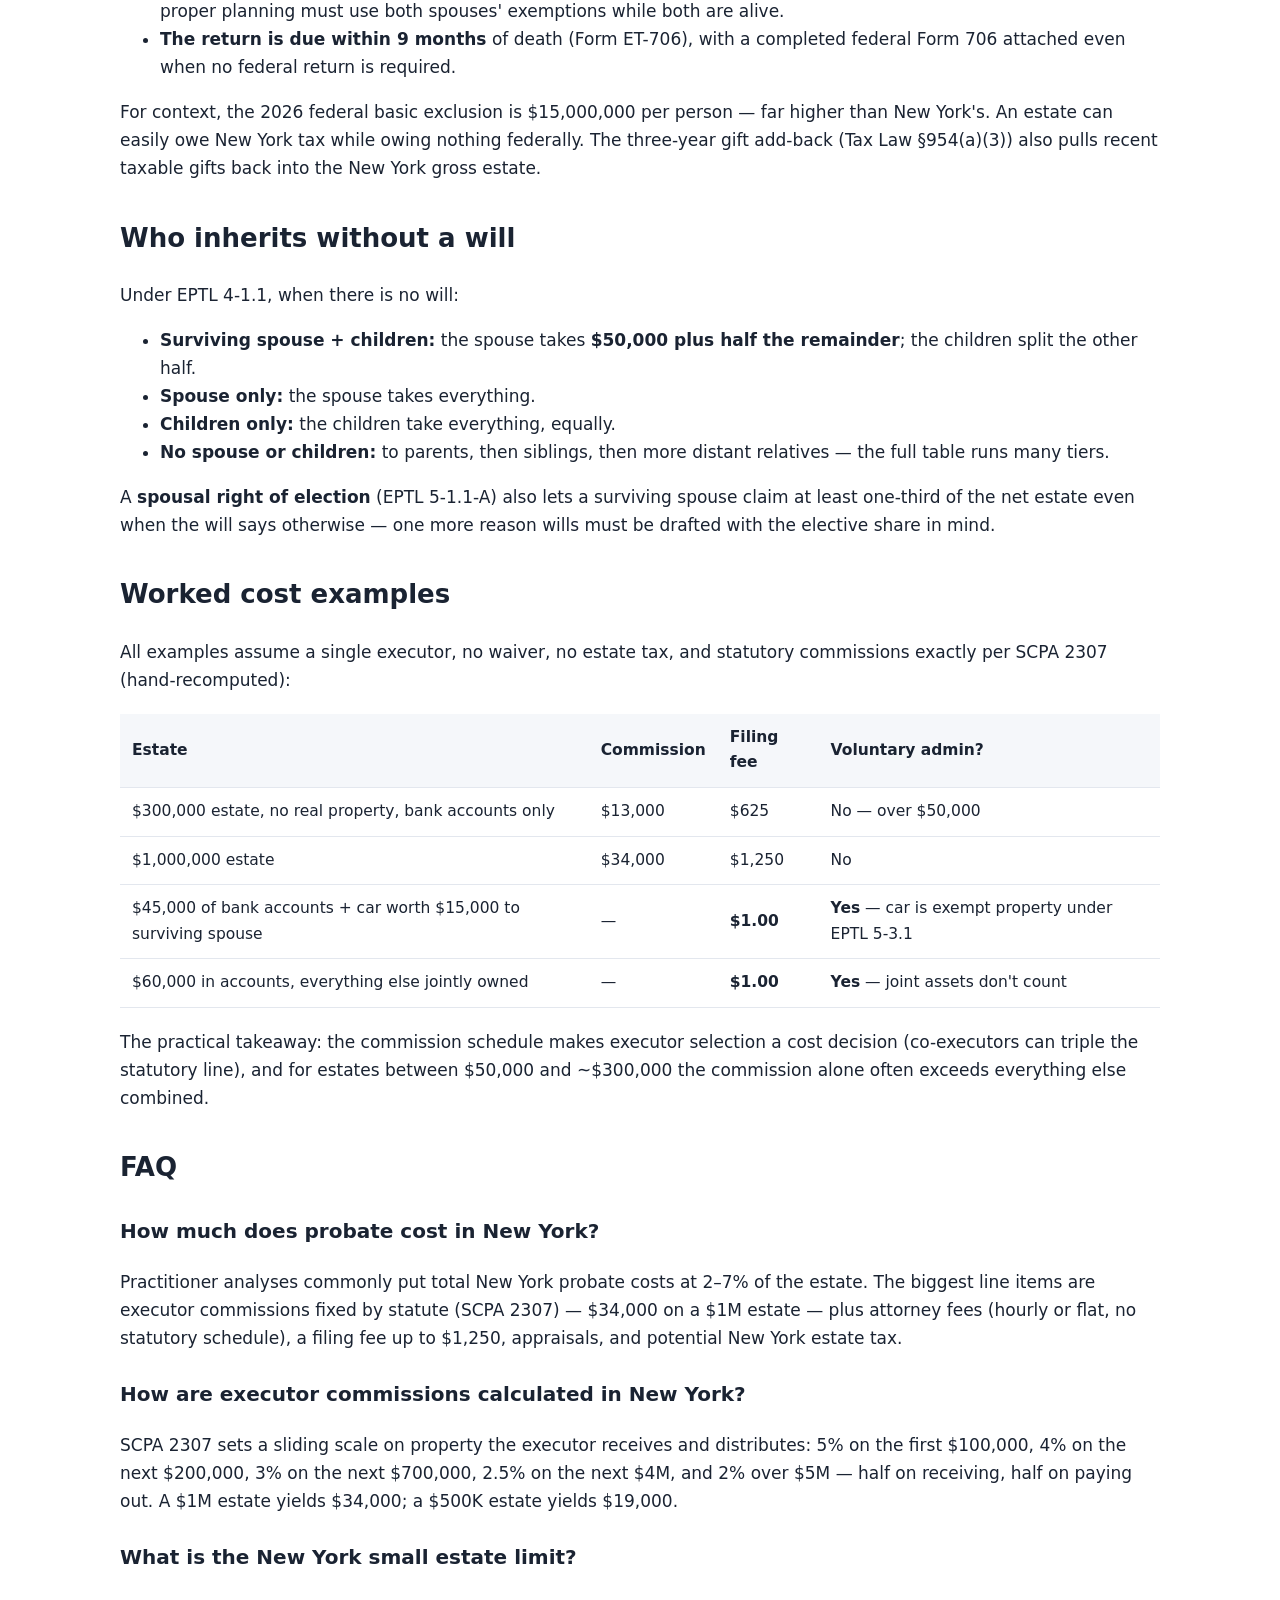
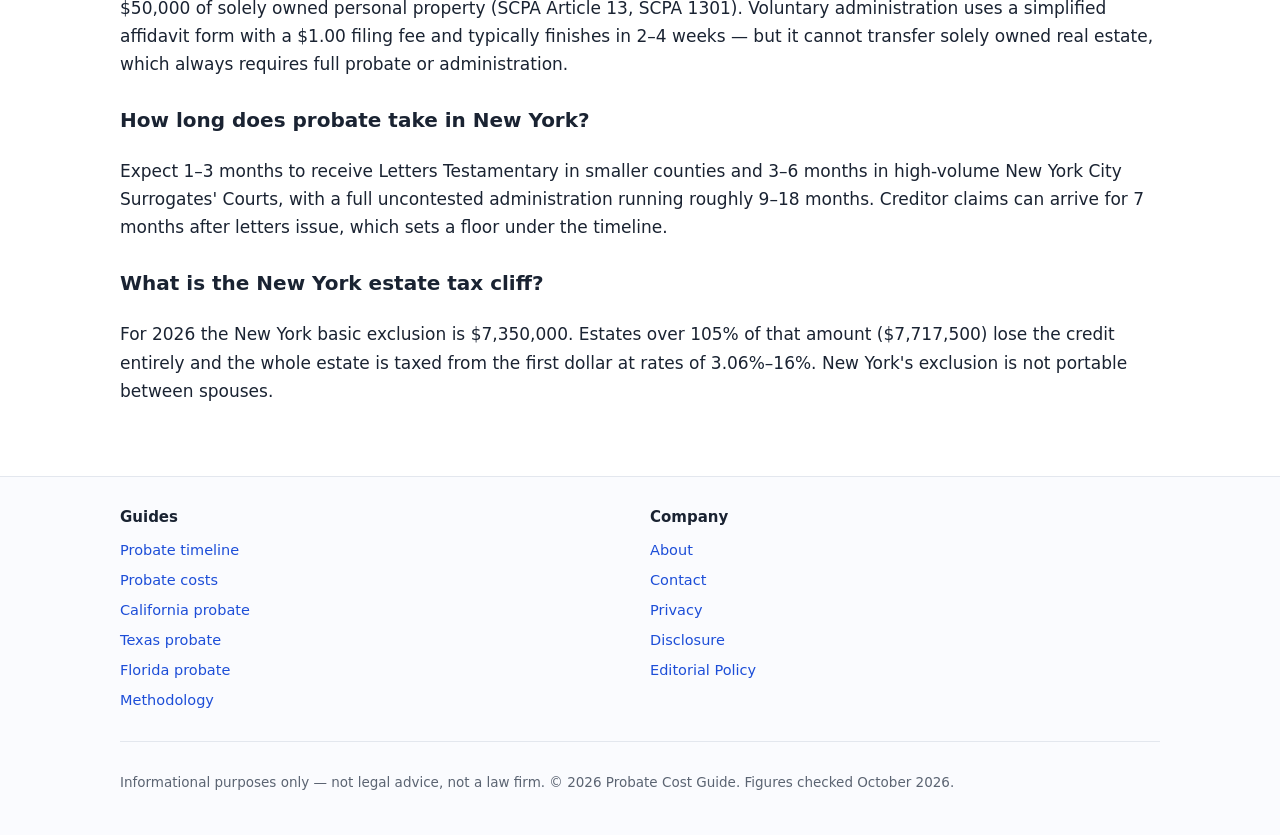
<file: new-york-probate/index.html>
<!DOCTYPE html>
<html lang="en">
<head>
<meta charset="UTF-8">
<meta name="viewport" content="width=device-width, initial-scale=1.0">
<title>New York Probate: Costs, Timeline & SCPA Fees (2026)</title>
<meta name="description" content="New York probate costs & timeline: SCPA 2307 executor commission tiers, 2402(d) filing fees, $50K voluntary administration, and the $7.35M estate tax cliff.">
<link rel="canonical" href="https://brinoco47-wq.github.io/probatecostguide/new-york-probate/">
<meta property="og:type" content="article">
<meta property="og:title" content="New York Probate: Costs, Timeline & Statutes">
<meta property="og:description" content="Executor commissions fixed by statute (SCPA 2307), a $50,000 voluntary-administration shortcut, and New York's estate-tax cliff — the NY probate numbers that matter.">
<meta property="og:url" content="https://brinoco47-wq.github.io/probatecostguide/new-york-probate/">
<link rel="stylesheet" href="../assets/css/style.css">
<script type="application/ld+json">
{"@context":"https://schema.org","@type":"Article","headline":"New York Probate: Costs, Timeline & SCPA Fees (2026)",
 "author":{"@type":"Organization","name":"Probate Cost Guide Research Team"},
 "datePublished":"2026-10-20","dateModified":"2026-10-20"}
</script>
<script type="application/ld+json">
{"@context":"https://schema.org","@type":"BreadcrumbList","itemListElement":[
 {"@type":"ListItem","position":1,"name":"Home","item":"https://brinoco47-wq.github.io/probatecostguide/"},
 {"@type":"ListItem","position":2,"name":"New York Probate","item":"https://brinoco47-wq.github.io/probatecostguide/new-york-probate/"}]}
</script>
<script type="application/ld+json">
{"@context":"https://schema.org","@type":"FAQPage","mainEntity":[
 {"@type":"Question","name":"How much does probate cost in New York?","acceptedAnswer":{"@type":"Answer","text":"Practitioner analyses commonly put total New York probate costs at 2–7% of the estate. The biggest line items are executor commissions fixed by statute (SCPA 2307) — $34,000 on a $1M estate — plus attorney fees (hourly or flat, no statutory schedule), a filing fee up to $1,250, appraisals, and potential New York estate tax."}},
 {"@type":"Question","name":"How are executor commissions calculated in New York?","acceptedAnswer":{"@type":"Answer","text":"SCPA 2307 sets a sliding scale on property the executor receives and distributes: 5% on the first $100,000, 4% on the next $200,000, 3% on the next $700,000, 2.5% on the next $4M, and 2% over $5M — half on receiving, half on paying out. A $1M estate yields $34,000; a $500K estate yields $19,000."}},
 {"@type":"Question","name":"What is the New York small estate limit?","acceptedAnswer":{"@type":"Answer","text":"$50,000 of solely owned personal property (SCPA Article 13, SCPA 1301). Voluntary administration uses a simplified affidavit form with a $1.00 filing fee and typically finishes in 2–4 weeks — but it cannot transfer solely owned real estate, which always requires full probate or administration."}},
 {"@type":"Question","name":"How long does probate take in New York?","acceptedAnswer":{"@type":"Answer","text":"Expect 1–3 months to receive Letters Testamentary in smaller counties and 3–6 months in high-volume New York City Surrogates' Courts, with a full uncontested administration running roughly 9–18 months. Creditor claims can arrive for 7 months after letters issue, which sets a floor under the timeline."}},
 {"@type":"Question","name":"What is the New York estate tax cliff?","acceptedAnswer":{"@type":"Answer","text":"For 2026 the New York basic exclusion is $7,350,000. Estates over 105% of that amount ($7,717,500) lose the credit entirely and the whole estate is taxed from the first dollar at rates of 3.06%–16%. New York's exclusion is not portable between spouses."}}]}
</script>
<script async src="https://pagead2.googlesyndication.com/pagead/js/adsbygoogle.js?client=ca-pub-7356161063789862"
     crossorigin="anonymous"></script>
</head>
<body>
<header class="site-header"><div class="wrap">
<a class="brand" href="../">Probate<span>Cost</span>Guide</a>
<nav class="main-nav"><a href="../probate-timeline/">Timeline</a><a href="../probate-costs/">Costs</a><a href="../about/">About</a></nav>
</div></header>
<main class="wrap">
<p class="crumbs"><a href="../">Home</a> › New York Probate</p>
<article class="main">
<h1>New York Probate: Costs, Timeline &amp; Statutes</h1>
<p class="byline">By the Probate Cost Guide Research Team · Figures checked October 2026</p>
<div class="notice"><strong>Not legal advice.</strong> This page summarizes New York probate procedure under the Surrogate's Court Procedure Act (SCPA) and the New York Tax Law for planning purposes. Figures are planning ranges drawn from statute, court fee schedules, and published New York practitioner analyses — not quotes. For advice about a specific estate, consult a licensed New York trusts-and-estates attorney.</div>

<div class="toc"><strong>On this page</strong><ol>
<li><a href="#quick">New York probate: the quick answers</a></li>
<li><a href="#tracks">Three tracks: probate, administration, voluntary administration</a></li>
<li><a href="#commissions">Executor commissions (SCPA 2307): the statutory schedule</a></li>
<li><a href="#attorney">Attorney fees: no schedule, just "reasonable"</a></li>
<li><a href="#filing">Filing fees (SCPA 2402(d))</a></li>
<li><a href="#voluntary">Voluntary administration: the $50,000 shortcut</a></li>
<li><a href="#creditors">Creditors: the 7-month window</a></li>
<li><a href="#timeline">Timeline: how long New York probate takes</a></li>
<li><a href="#estate-tax">The estate tax cliff (2026: $7.35M)</a></li>
<li><a href="#intestate">Who inherits without a will</a></li>
<li><a href="#examples">Worked cost examples</a></li>
<li><a href="#faq">FAQ</a></li>
</ol></div>

<h2 id="quick">New York probate: the quick answers</h2>
<table>
<tr><th>Question</th><th>New York answer</th><th>Statute / source</th></tr>
<tr><td>Typical total cost, uncontested</td><td><strong>2–7% of the estate</strong></td><td>Published practitioner analyses (planning range)</td></tr>
<tr><td>Executor commission, $1M estate</td><td><strong>$34,000</strong> (fixed by statute)</td><td>SCPA 2307 sliding scale</td></tr>
<tr><td>Court filing fee to open probate</td><td><strong>$45–$1,250</strong>, on a sliding scale</td><td>SCPA 2402(d)</td></tr>
<tr><td>Attorney fee rule</td><td><strong>No statutory schedule</strong> — hourly or flat, must be "reasonable"</td><td>Court can fix disputed fees, SCPA 2110</td></tr>
<tr><td>Small-estate shortcut threshold</td><td><strong>$50,000</strong> of solely owned personal property only</td><td>SCPA 1301 (Article 13); filing fee $1.00</td></tr>
<tr><td>Creditor claim window</td><td><strong>7 months</strong> from issuance of letters</td><td>SCPA 1802</td></tr>
<tr><td>2026 NY estate tax exclusion</td><td><strong>$7,350,000</strong>; lose it entirely over <strong>$7,717,500</strong></td><td>Tax Law §952 (the "cliff")</td></tr>
<tr><td>Typical timeline, uncontested</td><td><strong>9–18 months</strong> full administration</td><td>Practitioner surveys (planning range)</td></tr>
</table>
<p>New York is unusual: executor <em>commissions</em> are fixed by statute (like <a href="../california-probate/">California</a>'s attorney schedule), while attorney fees are <em>not</em> scheduled at all. For mid-size estates the commission alone can be the single largest probate expense — and on seven-figure estates, New York's estate tax cliff can dwarf every other line item.</p>

<h2 id="tracks">Three tracks: probate, administration, voluntary administration</h2>
<p>New York runs three procedures through the Surrogate's Court of the county where the decedent lived:</p>
<table>
<tr><th>Track</th><th>When it fits</th><th>Rough cost</th></tr>
<tr><td><strong>Probate (SCPA Articles 14–15)</strong></td><td>There is a will; the court admits it and issues <strong>Letters Testamentary</strong> to the named executor</td><td>Full-cost: commissions + attorney + filing</td></tr>
<tr><td><strong>Administration (SCPA Article 10)</strong></td><td>No will; the court issues <strong>Letters of Administration</strong> following the priority order in SCPA 1001, and property passes under the intestacy table (EPTL 4-1.1)</td><td>Like probate; a court-ordered bond often adds cost</td></tr>
<tr><td><strong>Voluntary administration (SCPA Article 13)</strong></td><td>Personal property worth <strong>$50,000 or less</strong> — a simplified affidavit, $1.00 filing fee, done in weeks (cannot transfer solely owned real estate; SCPA 1302)</td><td>Minimal</td></tr>
</table>
<p>Many assets skip court entirely: joint accounts, life insurance and retirement accounts with named beneficiaries, and assets in funded revocable trusts pass outside probate and don't count toward the $50,000 threshold.</p>

<h2 id="commissions">Executor commissions (SCPA 2307): the statutory schedule</h2>
<p>In New York the executor's pay is not negotiated — SCPA 2307 fixes it as a percentage of the property the executor <strong>receives and pays out</strong>, on a sliding scale like tax brackets. Each rate is split in half: one half for receiving the assets, one half for distributing them.</p>
<table>
<tr><th>Value received &amp; paid out</th><th>Full commission rate</th><th>Each half</th></tr>
<tr><td>First $100,000</td><td><strong>5%</strong></td><td>2.5%</td></tr>
<tr><td>Next $200,000</td><td><strong>4%</strong></td><td>2%</td></tr>
<tr><td>Next $700,000</td><td><strong>3%</strong></td><td>1.5%</td></tr>
<tr><td>Next $4,000,000</td><td><strong>2.5%</strong></td><td>1.25%</td></tr>
<tr><td>Over $5,000,000</td><td><strong>2%</strong></td><td>1%</td></tr>
</table>
<p><strong>Worked totals (single executor, full commission):</strong></p>
<table>
<tr><th>Estate value</th><th>Commission</th><th>Math</th></tr>
<tr><td>$300,000</td><td><strong>$13,000</strong></td><td>$5,000 + $8,000</td></tr>
<tr><td>$500,000</td><td><strong>$19,000</strong></td><td>$5,000 + $8,000 + $6,000</td></tr>
<tr><td>$750,000</td><td><strong>$26,500</strong></td><td>$13,000 + 3% × $450,000</td></tr>
<tr><td>$1,000,000</td><td><strong>$34,000</strong></td><td>$5,000 + $8,000 + $21,000</td></tr>
<tr><td>$2,000,000</td><td><strong>$59,000</strong></td><td>$34,000 + 2.5% × $1,000,000</td></tr>
<tr><td>$5,000,000</td><td><strong>$134,000</strong></td><td>$59,000 + 2.5% × $3,000,000</td></tr>
<tr><td>$10,000,000</td><td><strong>$234,000</strong></td><td>$134,000 + 2% × $5,000,000</td></tr>
</table>
<p>Five fine points that change the number:</p>
<ul>
<li><strong>It is separate from attorney fees.</strong> The executor gets paid <em>and</em> the lawyer gets paid. Family-member executors often waive some or all of the commission; nobody is required to work free, and commissions are taxable as ordinary income.</li>
<li><strong>Specifically bequeathed property is excluded</strong> from the base (SCPA 2307(2)), as is real property the executor never sold that passes directly to the devisee.</li>
<li><strong>Multiple fiduciaries multiply it.</strong> Under SCPA 2307(5), estates of $300,000 or more can support up to three full commissions when three or more fiduciaries serve — three co-executors on a $1M estate can mean over $100,000 in commissions.</li>
<li><strong>Attorney-drafters face a haircut.</strong> Under SCPA 2307-a, an executor who is also the attorney that drafted the will gets only <strong>half</strong> the statutory commission unless the will contains a signed acknowledgment disclosing the dual role. This is a frequent planning trap.</li>
<li><strong>The will controls first.</strong> If the will sets a compensation amount, that provision governs instead of the statutory schedule.</li>
</ul>

<h2 id="attorney">Attorney fees: no schedule, just "reasonable"</h2>
<p>Unlike <a href="../california-probate/">California</a> and <a href="../florida-probate/">Florida</a>, New York sets <strong>no statutory percentage for attorneys</strong>. New York probate attorneys charge hourly or flat fees that must be "reasonable" — and if anyone disputes a fee, the Surrogate's Court can fix it under SCPA 2110. Published practitioner ranges commonly run a few thousand dollars for simple estates to $10,000+ for complex ones, but there is no schedule to anchor a quote to, so families should get engagement letters in writing.</p>

<h2 id="filing">Filing fees (SCPA 2402(d))</h2>
<p>The Surrogate's Court charges one mandatory fee to file the petition, based on the <strong>gross value of the probate estate</strong> (non-probate assets don't count). The schedule is uniform across all counties:</p>
<table>
<tr><th>Estate value</th><th>Filing fee</th></tr>
<tr><td>Under $10,000</td><td><strong>$45</strong></td></tr>
<tr><td>$10,000 to under $20,000</td><td><strong>$75</strong></td></tr>
<tr><td>$20,000 to under $50,000</td><td><strong>$215</strong></td></tr>
<tr><td>$50,000 to under $100,000</td><td><strong>$280</strong></td></tr>
<tr><td>$100,000 to under $250,000</td><td><strong>$420</strong></td></tr>
<tr><td>$250,000 to under $500,000</td><td><strong>$625</strong></td></tr>
<tr><td>$500,000 and over</td><td><strong>$1,250</strong></td></tr>
</table>
<p>The $1,250 cap means filing fees are the least painful line item for large estates — a $5M estate pays the same as a $500K one. Pay at filing by certified check, bank draft, or attorney escrow check; if later-discovered assets push the estate into a higher bracket, the difference comes due with the inventory or final accounting. Certified copies of letters run $6 per page — order 5–10 at the outset, since banks and title companies each want an original.</p>

<h2 id="voluntary">Voluntary administration: the $50,000 shortcut</h2>
<p>SCPA Article 13 ("Voluntary Administration") is New York's small-estate shortcut: a simplified affidavit form, <strong>no formal accounting</strong>, a <strong>$1.00 filing fee</strong>, and certificates typically issued in <strong>2–4 weeks</strong>. SCPA 1301 defines the qualifying estate precisely — and three details trip families up:</p>
<ol>
<li><strong>$50,000 of personal property, gross.</strong> Debts don't reduce it: $55,000 in a checking account with $20,000 of credit card debt is over the limit. The threshold rose from $30,000 to $50,000 in 2009 and has not changed since.</li>
<li><strong>Personal property only — the real estate trap.</strong> Article 13 <strong>cannot transfer any interest in solely owned New York real property</strong> (SCPA 1302). A house, condo, or vacant lot in the decedent's sole name (or held as tenant in common) needs full probate or administration to change hands — the voluntary administrator can settle the personal property, but not the deed. Property held as joint tenants with right of survivorship or tenants by the entirety passes outside the estate and doesn't block the procedure.</li>
<li><strong>Certain property is excluded from the count.</strong> Exempt property set aside for a surviving spouse or minor children under EPTL 5-3.1 (e.g., one motor vehicle worth up to $25,000, household furnishings) doesn't count, nor do joint accounts, POD/TOD accounts, and other non-probate assets.</li>
</ol>
<p>The procedure works for estates with or without a will, and for non-domiciliaries who left personal property in New York. But the voluntary administrator has limits: no power to pursue wrongful-death or personal-injury claims of the decedent (SCPA 1306).</p>

<h2 id="creditors">Creditors: the 7-month window</h2>
<p>New York creditors have <strong>seven months from the date letters are issued</strong> to present claims (SCPA 1802). An executor who distributes assets before that window closes can be held <strong>personally liable</strong> to a creditor who files a timely claim — one of the costliest traps for do-it-yourself executors. Publication of notice to creditors is not strictly required in New York, but practitioners recommend it to start the clock running and shorten the effective claim exposure. Funeral expenses, taxes, and administration expenses get paid first under the SCPA 1811 priority order.</p>

<h2 id="timeline">Timeline: how long New York probate takes</h2>
<p>Probate runs through the Surrogate's Court of the decedent's county, and county backlogs dominate the schedule:</p>
<table>
<tr><th>Milestone</th><th>Typical range</th><th>Source / note</th></tr>
<tr><td>Letters Testamentary issued (small counties)</td><td><strong>1–3 months</strong> from filing</td><td>Practitioner analyses (planning range)</td></tr>
<tr><td>Letters Testamentary issued (NYC boroughs)</td><td><strong>3–6 months</strong> from filing</td><td>High-volume courts; errors send the petition to the back of the line</td></tr>
<tr><td>Inventory of assets filed</td><td>Within <strong>6 months</strong> of letters</td><td>Uniform Rules requirement</td></tr>
<tr><td>Creditor claim window closes</td><td><strong>7 months</strong> after letters issue</td><td>SCPA 1802</td></tr>
<tr><td>Full uncontested administration</td><td><strong>9–18 months</strong></td><td>Practitioner surveys (planning range)</td></tr>
<tr><td>Contested or kinship-proof cases</td><td><strong>2+ years</strong></td><td>Discovery, guardians ad litem, kinship hearings</td></tr>
</table>
<p>Two New York specifics slow things down: <strong>every distributee must waive or be served</strong> — each heir signs a Waiver and Consent or is served with a citation — and where heirs are distant (cousins, nieces, nephews), the court demands <strong>kinship proof</strong>: family-tree affidavits, birth/death/marriage records, sometimes a full kinship hearing before letters issue. An improperly executed will (EPTL 3-2.1 requires the will be signed at the end and attested by two witnesses) or any valid objection turns the matter contested.</p>

<h2 id="estate-tax">The estate tax cliff (2026: $7.35M)</h2>
<p>New York runs its own estate tax, separate from the federal one — and for larger estates it can be the biggest "probate cost" of all. The 2026 numbers, set by the NYS Department of Taxation and Finance:</p>
<ul>
<li><strong>Basic exclusion: $7,350,000</strong> for deaths in 2026 (up from $7,160,000 in 2025). Estates at or below it owe no New York estate tax.</li>
<li><strong>The cliff: at 105% of the exclusion — $7,717,500 — the credit disappears entirely</strong> (Tax Law §952(c)). Above that line the graduated rate schedule (3.06%–16%, §952) applies to the <strong>whole estate from the first dollar</strong>, not just the excess. Practitioner tables put a $7,717,500 taxable estate at roughly $735,000 of tax — one extra dollar past the cliff line can cost hundreds of thousands.</li>
<li><strong>No spousal portability.</strong> A surviving spouse cannot inherit the deceased spouse's unused New York exclusion — proper planning must use both spouses' exemptions while both are alive.</li>
<li><strong>The return is due within 9 months</strong> of death (Form ET-706), with a completed federal Form 706 attached even when no federal return is required.</li>
</ul>
<p>For context, the 2026 federal basic exclusion is $15,000,000 per person — far higher than New York's. An estate can easily owe New York tax while owing nothing federally. The three-year gift add-back (Tax Law §954(a)(3)) also pulls recent taxable gifts back into the New York gross estate.</p>

<h2 id="intestate">Who inherits without a will</h2>
<p>Under EPTL 4-1.1, when there is no will:</p>
<ul>
<li><strong>Surviving spouse + children:</strong> the spouse takes <strong>$50,000 plus half the remainder</strong>; the children split the other half.</li>
<li><strong>Spouse only:</strong> the spouse takes everything.</li>
<li><strong>Children only:</strong> the children take everything, equally.</li>
<li><strong>No spouse or children:</strong> to parents, then siblings, then more distant relatives — the full table runs many tiers.</li>
</ul>
<p>A <strong>spousal right of election</strong> (EPTL 5-1.1-A) also lets a surviving spouse claim at least one-third of the net estate even when the will says otherwise — one more reason wills must be drafted with the elective share in mind.</p>

<h2 id="examples">Worked cost examples</h2>
<p>All examples assume a single executor, no waiver, no estate tax, and statutory commissions exactly per SCPA 2307 (hand-recomputed):</p>
<table>
<tr><th>Estate</th><th>Commission</th><th>Filing fee</th><th>Voluntary admin?</th></tr>
<tr><td>$300,000 estate, no real property, bank accounts only</td><td>$13,000</td><td>$625</td><td>No — over $50,000</td></tr>
<tr><td>$1,000,000 estate</td><td>$34,000</td><td>$1,250</td><td>No</td></tr>
<tr><td>$45,000 of bank accounts + car worth $15,000 to surviving spouse</td><td>—</td><td><strong>$1.00</strong></td><td><strong>Yes</strong> — car is exempt property under EPTL 5-3.1</td></tr>
<tr><td>$60,000 in accounts, everything else jointly owned</td><td>—</td><td><strong>$1.00</strong></td><td><strong>Yes</strong> — joint assets don't count</td></tr>
</table>
<p>The practical takeaway: the commission schedule makes executor selection a cost decision (co-executors can triple the statutory line), and for estates between $50,000 and ~$300,000 the commission alone often exceeds everything else combined.</p>

<h2 id="faq">FAQ</h2>
<div class="faq">
<h3>How much does probate cost in New York?</h3>
<p>Practitioner analyses commonly put total New York probate costs at 2–7% of the estate. The biggest line items are executor commissions fixed by statute (SCPA 2307) — $34,000 on a $1M estate — plus attorney fees (hourly or flat, no statutory schedule), a filing fee up to $1,250, appraisals, and potential New York estate tax.</p>
<h3>How are executor commissions calculated in New York?</h3>
<p>SCPA 2307 sets a sliding scale on property the executor receives and distributes: 5% on the first $100,000, 4% on the next $200,000, 3% on the next $700,000, 2.5% on the next $4M, and 2% over $5M — half on receiving, half on paying out. A $1M estate yields $34,000; a $500K estate yields $19,000.</p>
<h3>What is the New York small estate limit?</h3>
<p>$50,000 of solely owned personal property (SCPA Article 13, SCPA 1301). Voluntary administration uses a simplified affidavit form with a $1.00 filing fee and typically finishes in 2–4 weeks — but it cannot transfer solely owned real estate, which always requires full probate or administration.</p>
<h3>How long does probate take in New York?</h3>
<p>Expect 1–3 months to receive Letters Testamentary in smaller counties and 3–6 months in high-volume New York City Surrogates' Courts, with a full uncontested administration running roughly 9–18 months. Creditor claims can arrive for 7 months after letters issue, which sets a floor under the timeline.</p>
<h3>What is the New York estate tax cliff?</h3>
<p>For 2026 the New York basic exclusion is $7,350,000. Estates over 105% of that amount ($7,717,500) lose the credit entirely and the whole estate is taxed from the first dollar at rates of 3.06%–16%. New York's exclusion is not portable between spouses.</p>
</div>
</article>
</main>
<footer class="site-footer"><div class="wrap">
<div class="foot-grid">
<div><h4>Guides</h4><ul><li><a href="../probate-timeline/">Probate timeline</a></li><li><a href="../probate-costs/">Probate costs</a></li><li><a href="../california-probate/">California probate</a></li><li><a href="../texas-probate/">Texas probate</a></li><li><a href="../florida-probate/">Florida probate</a></li><li><a href="../methodology/">Methodology</a></li></ul></div>
<div><h4>Company</h4><ul><li><a href="../about/">About</a></li><li><a href="../contact/">Contact</a></li><li><a href="../privacy/">Privacy</a></li><li><a href="../disclosure/">Disclosure</a></li><li><a href="../editorial-policy/">Editorial Policy</a></li></ul></div>
</div>
<div class="foot-base"><p>Informational purposes only — not legal advice, not a law firm. © 2026 Probate Cost Guide. Figures checked October 2026.</p></div>
</div></footer>
</body>
</html>
</file>
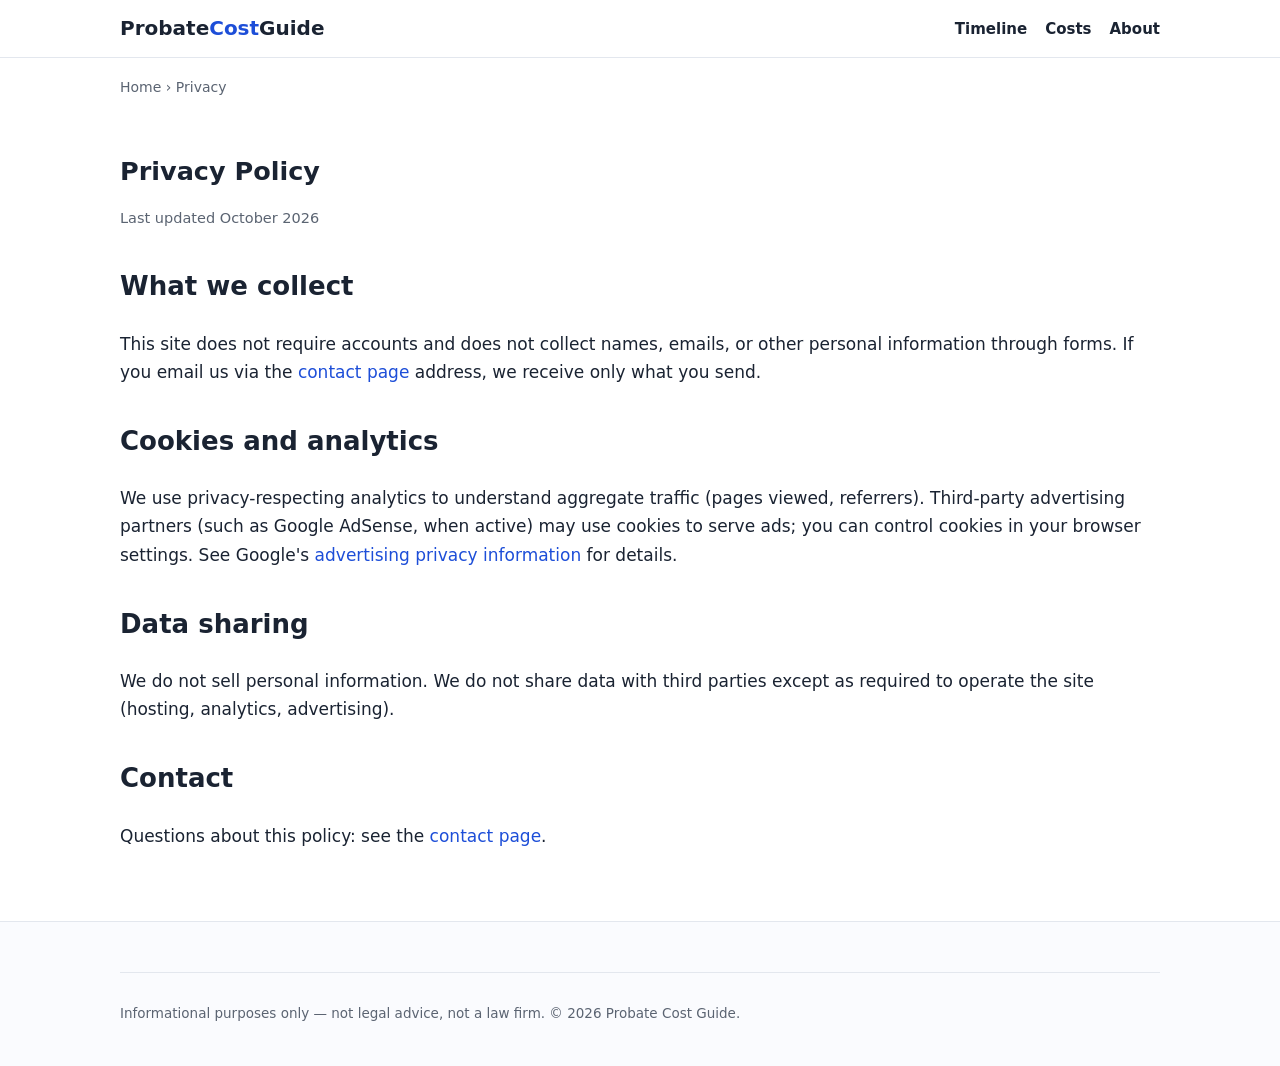
<file: privacy/index.html>
<!DOCTYPE html>
<html lang="en">
<head>
<meta charset="UTF-8">
<meta name="viewport" content="width=device-width, initial-scale=1.0">
<title>Privacy Policy | Probate Cost Guide</title>
<meta name="description" content="Privacy policy: what data this site collects and how it is used.">
<link rel="canonical" href="https://brinoco47-wq.github.io/probatecostguide/privacy/">
<link rel="stylesheet" href="../assets/css/style.css">
<script async src="https://pagead2.googlesyndication.com/pagead/js/adsbygoogle.js?client=ca-pub-7356161063789862"
     crossorigin="anonymous"></script>
</head>
<body>
<header class="site-header"><div class="wrap">
<a class="brand" href="../">Probate<span>Cost</span>Guide</a>
<nav class="main-nav"><a href="../probate-timeline/">Timeline</a><a href="../probate-costs/">Costs</a><a href="../about/">About</a></nav>
</div></header>
<main class="wrap"><p class="crumbs"><a href="../">Home</a> › Privacy</p>
<article class="main">
<h1>Privacy Policy</h1>
<p class="byline">Last updated October 2026</p>
<h2>What we collect</h2>
<p>This site does not require accounts and does not collect names, emails, or other personal information through forms. If you email us via the <a href="../contact/">contact page</a> address, we receive only what you send.</p>
<h2>Cookies and analytics</h2>
<p>We use privacy-respecting analytics to understand aggregate traffic (pages viewed, referrers). Third-party advertising partners (such as Google AdSense, when active) may use cookies to serve ads; you can control cookies in your browser settings. See Google's <a href="https://policies.google.com/technologies/ads">advertising privacy information</a> for details.</p>
<h2>Data sharing</h2>
<p>We do not sell personal information. We do not share data with third parties except as required to operate the site (hosting, analytics, advertising).</p>
<h2>Contact</h2>
<p>Questions about this policy: see the <a href="../contact/">contact page</a>.</p>
</article>
</main>
<footer class="site-footer"><div class="wrap">
<div class="foot-base"><p>Informational purposes only — not legal advice, not a law firm. © 2026 Probate Cost Guide.</p></div>
</div></footer>
</body>
</html>
</file>
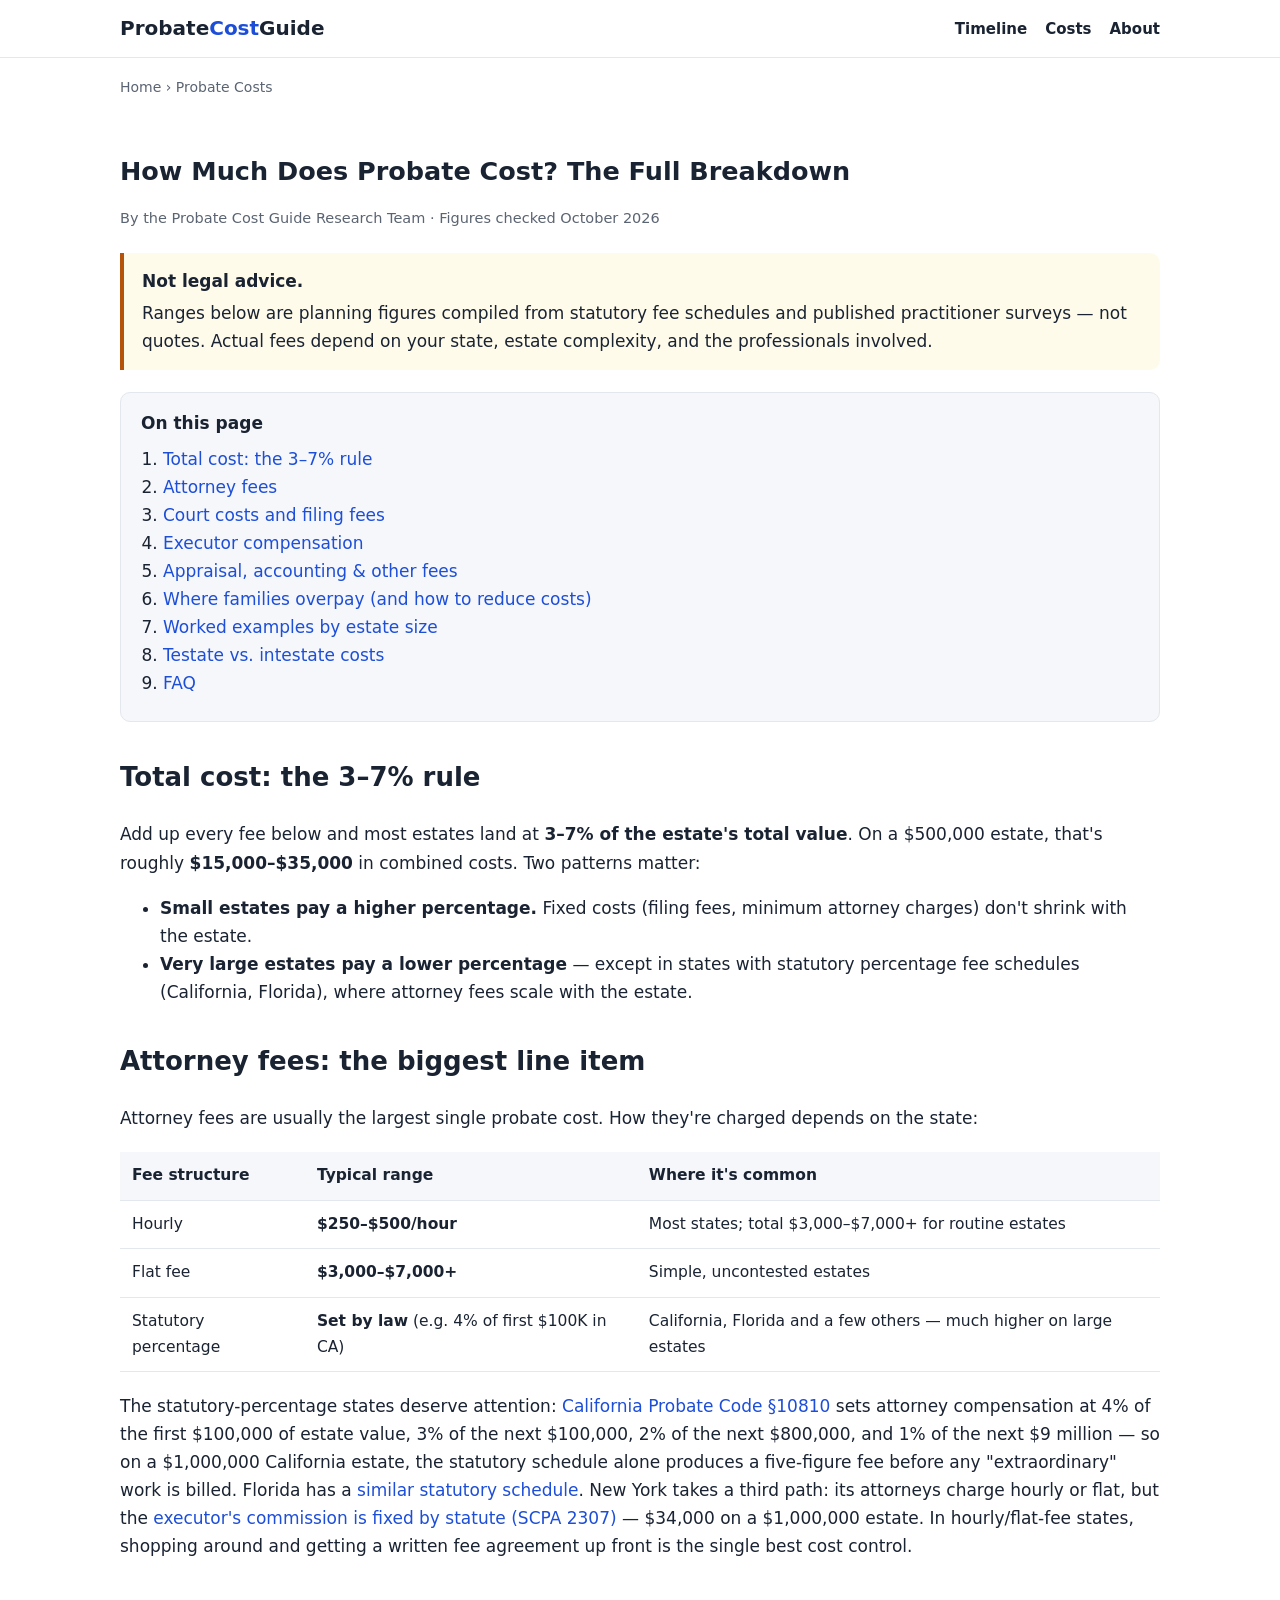
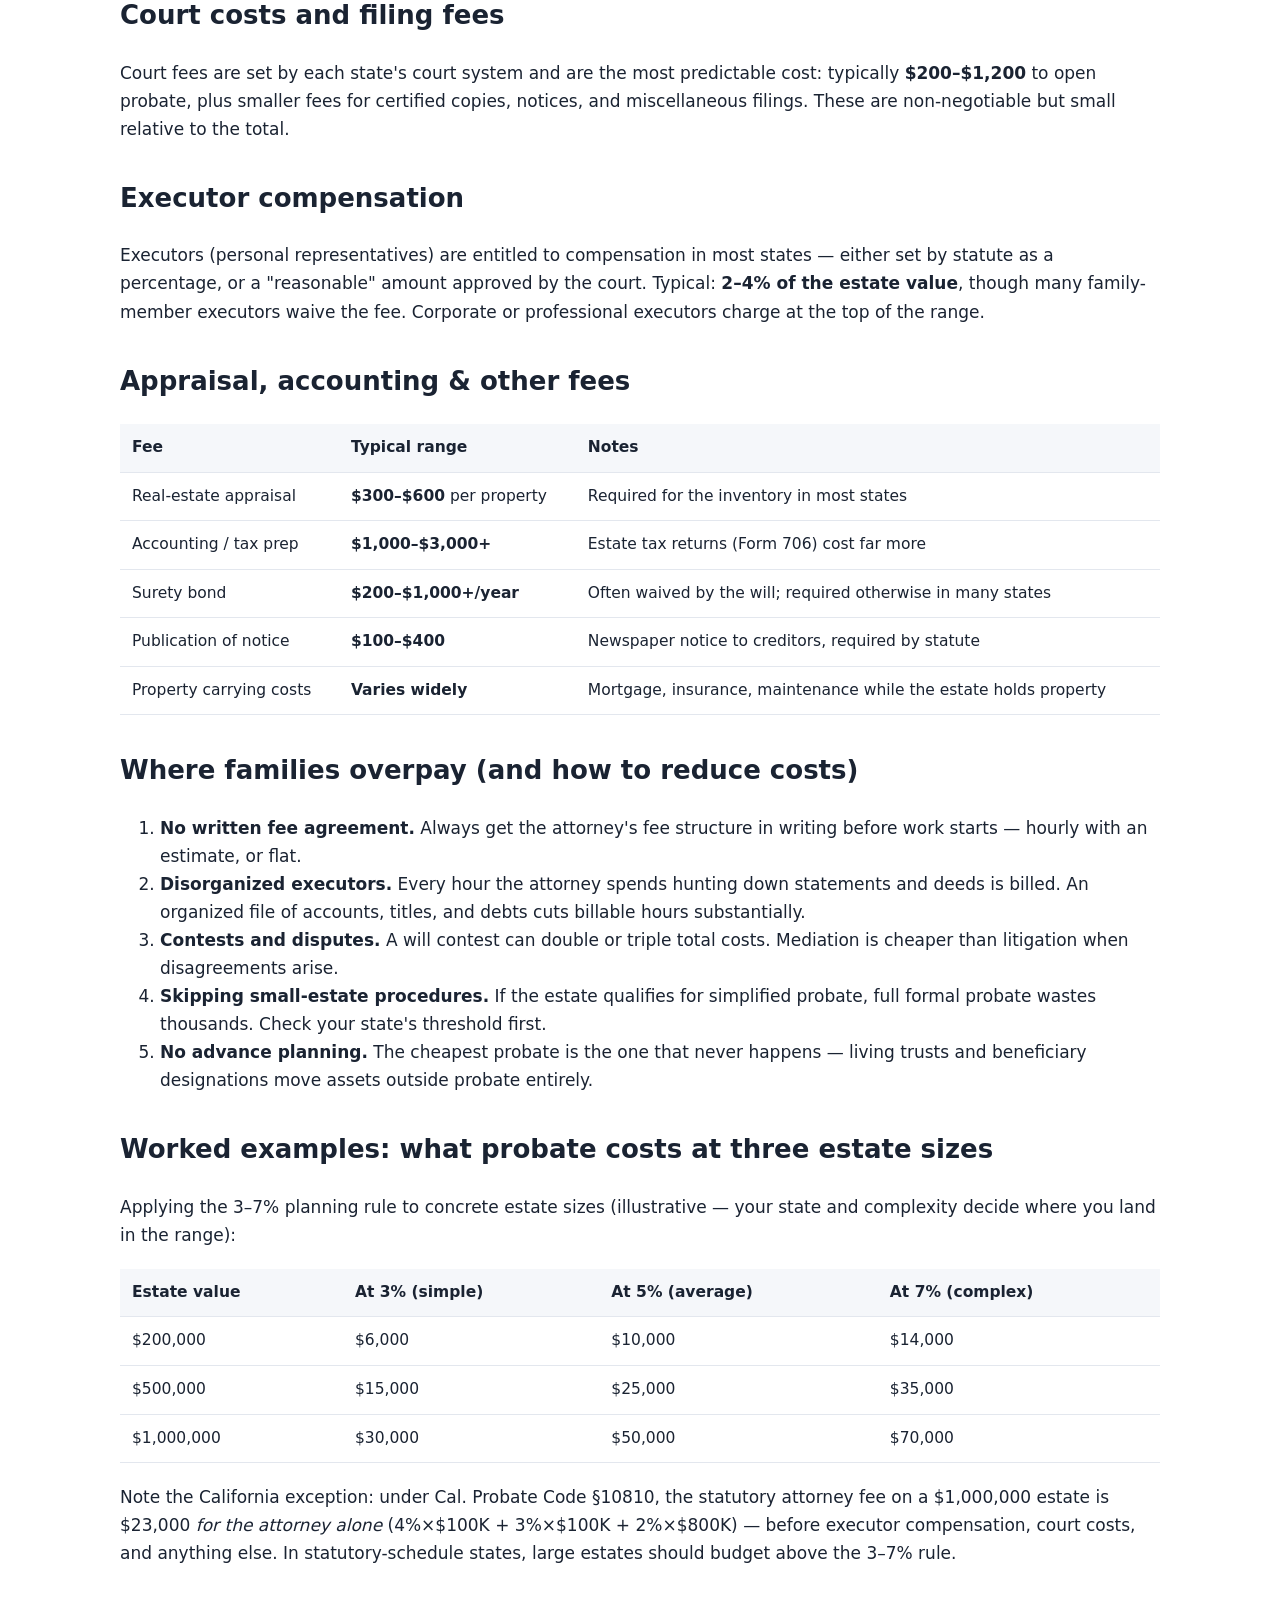
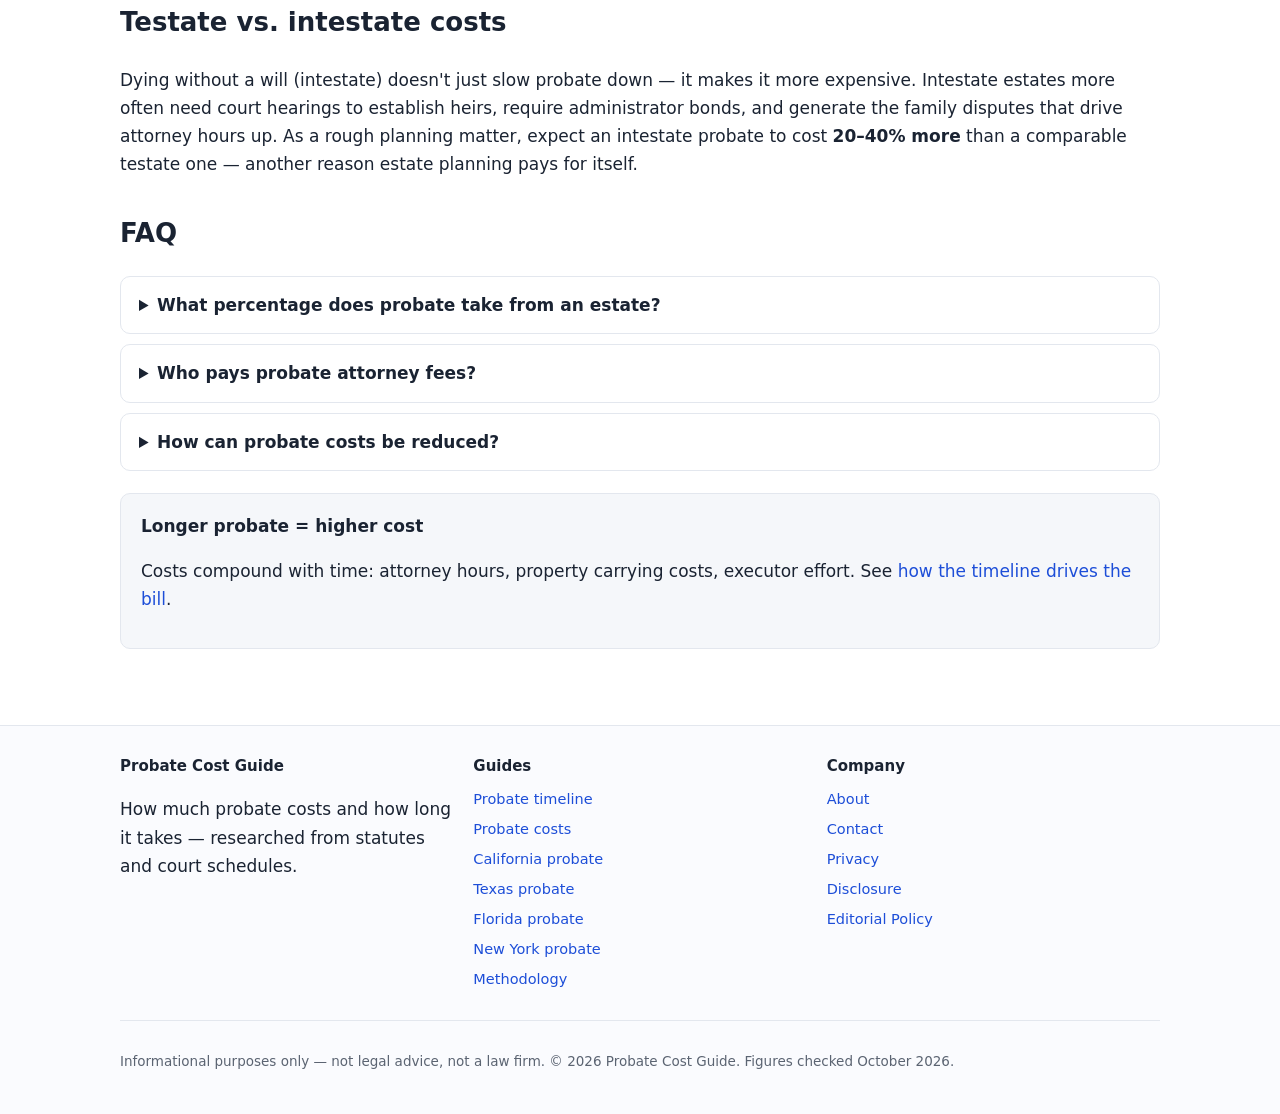
<file: probate-costs/index.html>
<!DOCTYPE html>
<html lang="en">
<head>
<meta charset="UTF-8">
<meta name="viewport" content="width=device-width, initial-scale=1.0">
<title>How Much Does Probate Cost? Full Fee Breakdown (2026)</title>
<meta name="description" content="How much does probate cost? Attorney fees, court costs, executor pay — the full breakdown with real planning ranges.">
<link rel="canonical" href="https://brinoco47-wq.github.io/probatecostguide/probate-costs/">
<meta property="og:type" content="article">
<meta property="og:title" content="How Much Does Probate Cost? Full Breakdown of Fees">
<meta property="og:description" content="Attorney fees, court costs, executor pay — the full probate cost breakdown with real ranges.">
<meta property="og:url" content="https://brinoco47-wq.github.io/probatecostguide/probate-costs/">
<link rel="stylesheet" href="../assets/css/style.css">
<script type="application/ld+json">
{"@context":"https://schema.org","@type":"Article","headline":"How Much Does Probate Cost? Full Breakdown of Fees",
 "author":{"@type":"Organization","name":"Probate Cost Guide Research Team"},
 "datePublished":"2026-10-16","dateModified":"2026-10-16"}
</script>
<script type="application/ld+json">
{"@context":"https://schema.org","@type":"BreadcrumbList","itemListElement":[
 {"@type":"ListItem","position":1,"name":"Home","item":"https://brinoco47-wq.github.io/probatecostguide/"},
 {"@type":"ListItem","position":2,"name":"Probate Costs","item":"https://brinoco47-wq.github.io/probatecostguide/probate-costs/"}]}
</script>
<script type="application/ld+json">
{"@context":"https://schema.org","@type":"FAQPage","mainEntity":[
 {"@type":"Question","name":"What percentage does probate take from an estate?","acceptedAnswer":{"@type":"Answer","text":"Total probate costs typically run 3–7% of the estate's value. Small estates pay a higher percentage; very large estates tend to pay a lower one."}},
 {"@type":"Question","name":"Who pays probate attorney fees?","acceptedAnswer":{"@type":"Answer","text":"The estate pays. Attorney fees, court costs, and executor compensation come out of estate assets before heirs receive anything."}},
 {"@type":"Question","name":"How can probate costs be reduced?","acceptedAnswer":{"@type":"Answer","text":"Uncontested estates with organized executors cost far less. Advance planning — living trusts, beneficiary designations — avoids probate costs entirely on those assets."}}]}
</script>
<script async src="https://pagead2.googlesyndication.com/pagead/js/adsbygoogle.js?client=ca-pub-7356161063789862"
     crossorigin="anonymous"></script>
</head>
<body>
<header class="site-header"><div class="wrap">
<a class="brand" href="../">Probate<span>Cost</span>Guide</a>
<nav class="main-nav"><a href="../probate-timeline/">Timeline</a><a href="../probate-costs/">Costs</a><a href="../about/">About</a></nav>
</div></header>
<main class="wrap">
<p class="crumbs"><a href="../">Home</a> › Probate Costs</p>
<article class="main">
<h1>How Much Does Probate Cost? The Full Breakdown</h1>
<p class="byline">By the Probate Cost Guide Research Team · Figures checked October 2026</p>
<div class="notice"><strong>Not legal advice.</strong> Ranges below are planning figures compiled from statutory fee schedules and published practitioner surveys — not quotes. Actual fees depend on your state, estate complexity, and the professionals involved.</div>

<div class="toc"><strong>On this page</strong><ol>
<li><a href="#total">Total cost: the 3–7% rule</a></li>
<li><a href="#attorney">Attorney fees</a></li>
<li><a href="#court">Court costs and filing fees</a></li>
<li><a href="#executor">Executor compensation</a></li>
<li><a href="#other">Appraisal, accounting &amp; other fees</a></li>
<li><a href="#reduce">Where families overpay (and how to reduce costs)</a></li>
<li><a href="#examples">Worked examples by estate size</a></li>
<li><a href="#testate">Testate vs. intestate costs</a></li>
<li><a href="#faq">FAQ</a></li>
</ol></div>

<h2 id="total">Total cost: the 3–7% rule</h2>
<p>Add up every fee below and most estates land at <strong>3–7% of the estate's total value</strong>. On a $500,000 estate, that's roughly <strong>$15,000–$35,000</strong> in combined costs. Two patterns matter:</p>
<ul>
<li><strong>Small estates pay a higher percentage.</strong> Fixed costs (filing fees, minimum attorney charges) don't shrink with the estate.</li>
<li><strong>Very large estates pay a lower percentage</strong> — except in states with statutory percentage fee schedules (California, Florida), where attorney fees scale with the estate.</li>
</ul>

<h2 id="attorney">Attorney fees: the biggest line item</h2>
<p>Attorney fees are usually the largest single probate cost. How they're charged depends on the state:</p>
<table>
<tr><th>Fee structure</th><th>Typical range</th><th>Where it's common</th></tr>
<tr><td>Hourly</td><td><strong>$250–$500/hour</strong></td><td>Most states; total $3,000–$7,000+ for routine estates</td></tr>
<tr><td>Flat fee</td><td><strong>$3,000–$7,000+</strong></td><td>Simple, uncontested estates</td></tr>
<tr><td>Statutory percentage</td><td><strong>Set by law</strong> (e.g. 4% of first $100K in CA)</td><td>California, Florida and a few others — much higher on large estates</td></tr>
</table>
<p>The statutory-percentage states deserve attention: <a href="../california-probate/">California Probate Code §10810</a> sets attorney compensation at 4% of the first $100,000 of estate value, 3% of the next $100,000, 2% of the next $800,000, and 1% of the next $9 million — so on a $1,000,000 California estate, the statutory schedule alone produces a five-figure fee before any "extraordinary" work is billed. Florida has a <a href="../florida-probate/">similar statutory schedule</a>. New York takes a third path: its attorneys charge hourly or flat, but the <a href="../new-york-probate/">executor's commission is fixed by statute (SCPA 2307)</a> — $34,000 on a $1,000,000 estate. In hourly/flat-fee states, shopping around and getting a written fee agreement up front is the single best cost control.</p>

<h2 id="court">Court costs and filing fees</h2>
<p>Court fees are set by each state's court system and are the most predictable cost: typically <strong>$200–$1,200</strong> to open probate, plus smaller fees for certified copies, notices, and miscellaneous filings. These are non-negotiable but small relative to the total.</p>

<h2 id="executor">Executor compensation</h2>
<p>Executors (personal representatives) are entitled to compensation in most states — either set by statute as a percentage, or a "reasonable" amount approved by the court. Typical: <strong>2–4% of the estate value</strong>, though many family-member executors waive the fee. Corporate or professional executors charge at the top of the range.</p>

<h2 id="other">Appraisal, accounting &amp; other fees</h2>
<table>
<tr><th>Fee</th><th>Typical range</th><th>Notes</th></tr>
<tr><td>Real-estate appraisal</td><td><strong>$300–$600</strong> per property</td><td>Required for the inventory in most states</td></tr>
<tr><td>Accounting / tax prep</td><td><strong>$1,000–$3,000+</strong></td><td>Estate tax returns (Form 706) cost far more</td></tr>
<tr><td>Surety bond</td><td><strong>$200–$1,000+/year</strong></td><td>Often waived by the will; required otherwise in many states</td></tr>
<tr><td>Publication of notice</td><td><strong>$100–$400</strong></td><td>Newspaper notice to creditors, required by statute</td></tr>
<tr><td>Property carrying costs</td><td><strong>Varies widely</strong></td><td>Mortgage, insurance, maintenance while the estate holds property</td></tr>
</table>

<h2 id="reduce">Where families overpay (and how to reduce costs)</h2>
<ol>
<li><strong>No written fee agreement.</strong> Always get the attorney's fee structure in writing before work starts — hourly with an estimate, or flat.</li>
<li><strong>Disorganized executors.</strong> Every hour the attorney spends hunting down statements and deeds is billed. An organized file of accounts, titles, and debts cuts billable hours substantially.</li>
<li><strong>Contests and disputes.</strong> A will contest can double or triple total costs. Mediation is cheaper than litigation when disagreements arise.</li>
<li><strong>Skipping small-estate procedures.</strong> If the estate qualifies for simplified probate, full formal probate wastes thousands. Check your state's threshold first.</li>
<li><strong>No advance planning.</strong> The cheapest probate is the one that never happens — living trusts and beneficiary designations move assets outside probate entirely.</li>
</ol>

<h2 id="examples">Worked examples: what probate costs at three estate sizes</h2>
<p>Applying the 3–7% planning rule to concrete estate sizes (illustrative — your state and complexity decide where you land in the range):</p>
<table>
<tr><th>Estate value</th><th>At 3% (simple)</th><th>At 5% (average)</th><th>At 7% (complex)</th></tr>
<tr><td>$200,000</td><td>$6,000</td><td>$10,000</td><td>$14,000</td></tr>
<tr><td>$500,000</td><td>$15,000</td><td>$25,000</td><td>$35,000</td></tr>
<tr><td>$1,000,000</td><td>$30,000</td><td>$50,000</td><td>$70,000</td></tr>
</table>
<p>Note the California exception: under Cal. Probate Code §10810, the statutory attorney fee on a $1,000,000 estate is $23,000 <em>for the attorney alone</em> (4%×$100K + 3%×$100K + 2%×$800K) — before executor compensation, court costs, and anything else. In statutory-schedule states, large estates should budget above the 3–7% rule.</p>

<h2 id="testate">Testate vs. intestate costs</h2>
<p>Dying without a will (intestate) doesn't just slow probate down — it makes it more expensive. Intestate estates more often need court hearings to establish heirs, require administrator bonds, and generate the family disputes that drive attorney hours up. As a rough planning matter, expect an intestate probate to cost <strong>20–40% more</strong> than a comparable testate one — another reason estate planning pays for itself.</p>
<div class="faq" id="faq">
<h2>FAQ</h2>
<details><summary>What percentage does probate take from an estate?</summary>
<p>Total probate costs typically run 3–7% of the estate's value. Small estates pay a higher percentage; very large estates tend to pay a lower one.</p></details>
<details><summary>Who pays probate attorney fees?</summary>
<p>The estate pays. Attorney fees, court costs, and executor compensation come out of estate assets before heirs receive anything — heirs don't pay out of pocket.</p></details>
<details><summary>How can probate costs be reduced?</summary>
<p>Uncontested estates with organized executors cost far less. Advance planning — living trusts, beneficiary designations — avoids probate costs entirely on those assets.</p></details>
</div>

<div class="method"><h4>Longer probate = higher cost</h4><p>Costs compound with time: attorney hours, property carrying costs, executor effort. See <a href="../probate-timeline/">how the timeline drives the bill</a>.</p></div>
</article>
</main>
<footer class="site-footer"><div class="wrap">
<div class="foot-grid">
<div><h4>Probate Cost Guide</h4><p>How much probate costs and how long it takes — researched from statutes and court schedules.</p></div>
<div><h4>Guides</h4><ul><li><a href="../probate-timeline/">Probate timeline</a></li><li><a href="../probate-costs/">Probate costs</a></li><li><a href="../california-probate/">California probate</a></li><li><a href="../texas-probate/">Texas probate</a></li><li><a href="../florida-probate/">Florida probate</a></li><li><a href="../new-york-probate/">New York probate</a></li><li><a href="../methodology/">Methodology</a></li></ul></div>
<div><h4>Company</h4><ul><li><a href="../about/">About</a></li><li><a href="../contact/">Contact</a></li><li><a href="../privacy/">Privacy</a></li><li><a href="../disclosure/">Disclosure</a></li><li><a href="../editorial-policy/">Editorial Policy</a></li></ul></div>
</div>
<div class="foot-base"><p>Informational purposes only — not legal advice, not a law firm. © 2026 Probate Cost Guide. Figures checked October 2026.</p></div>
</div></footer>
</body>
</html>
</file>
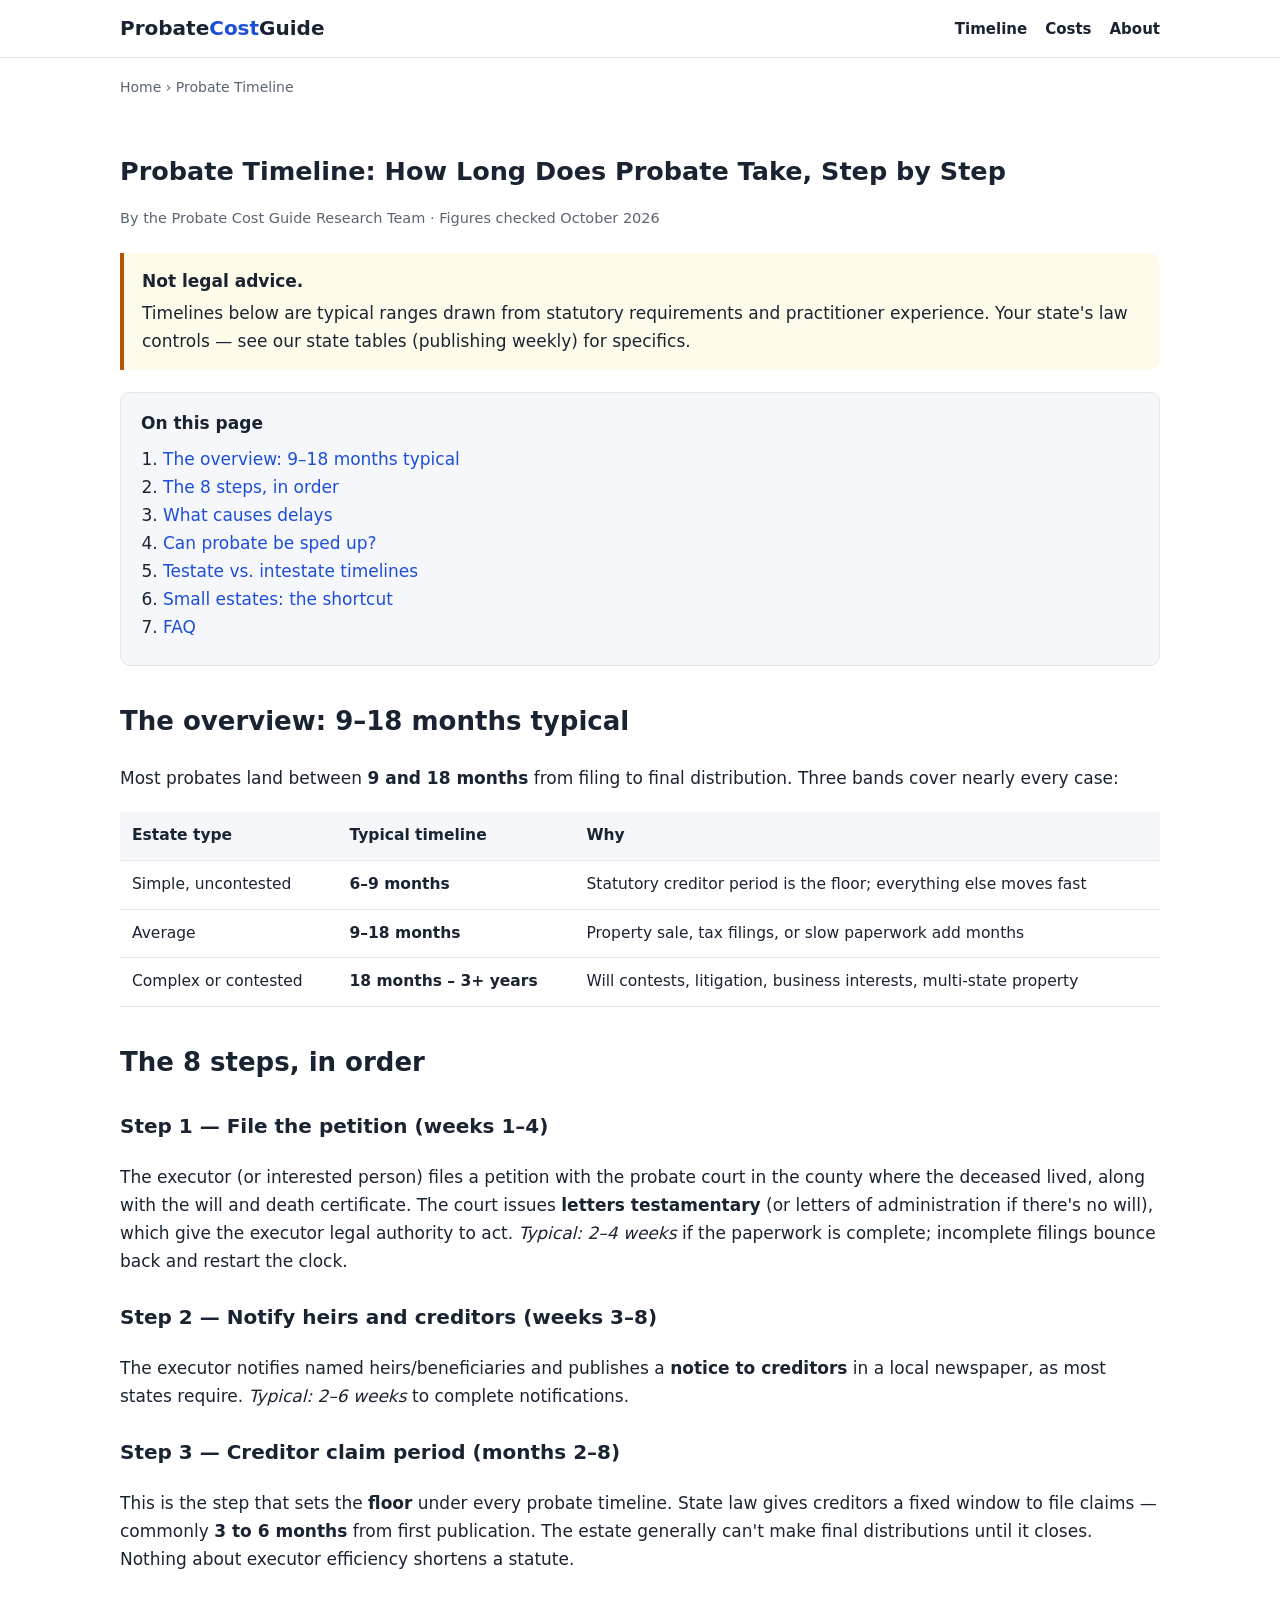
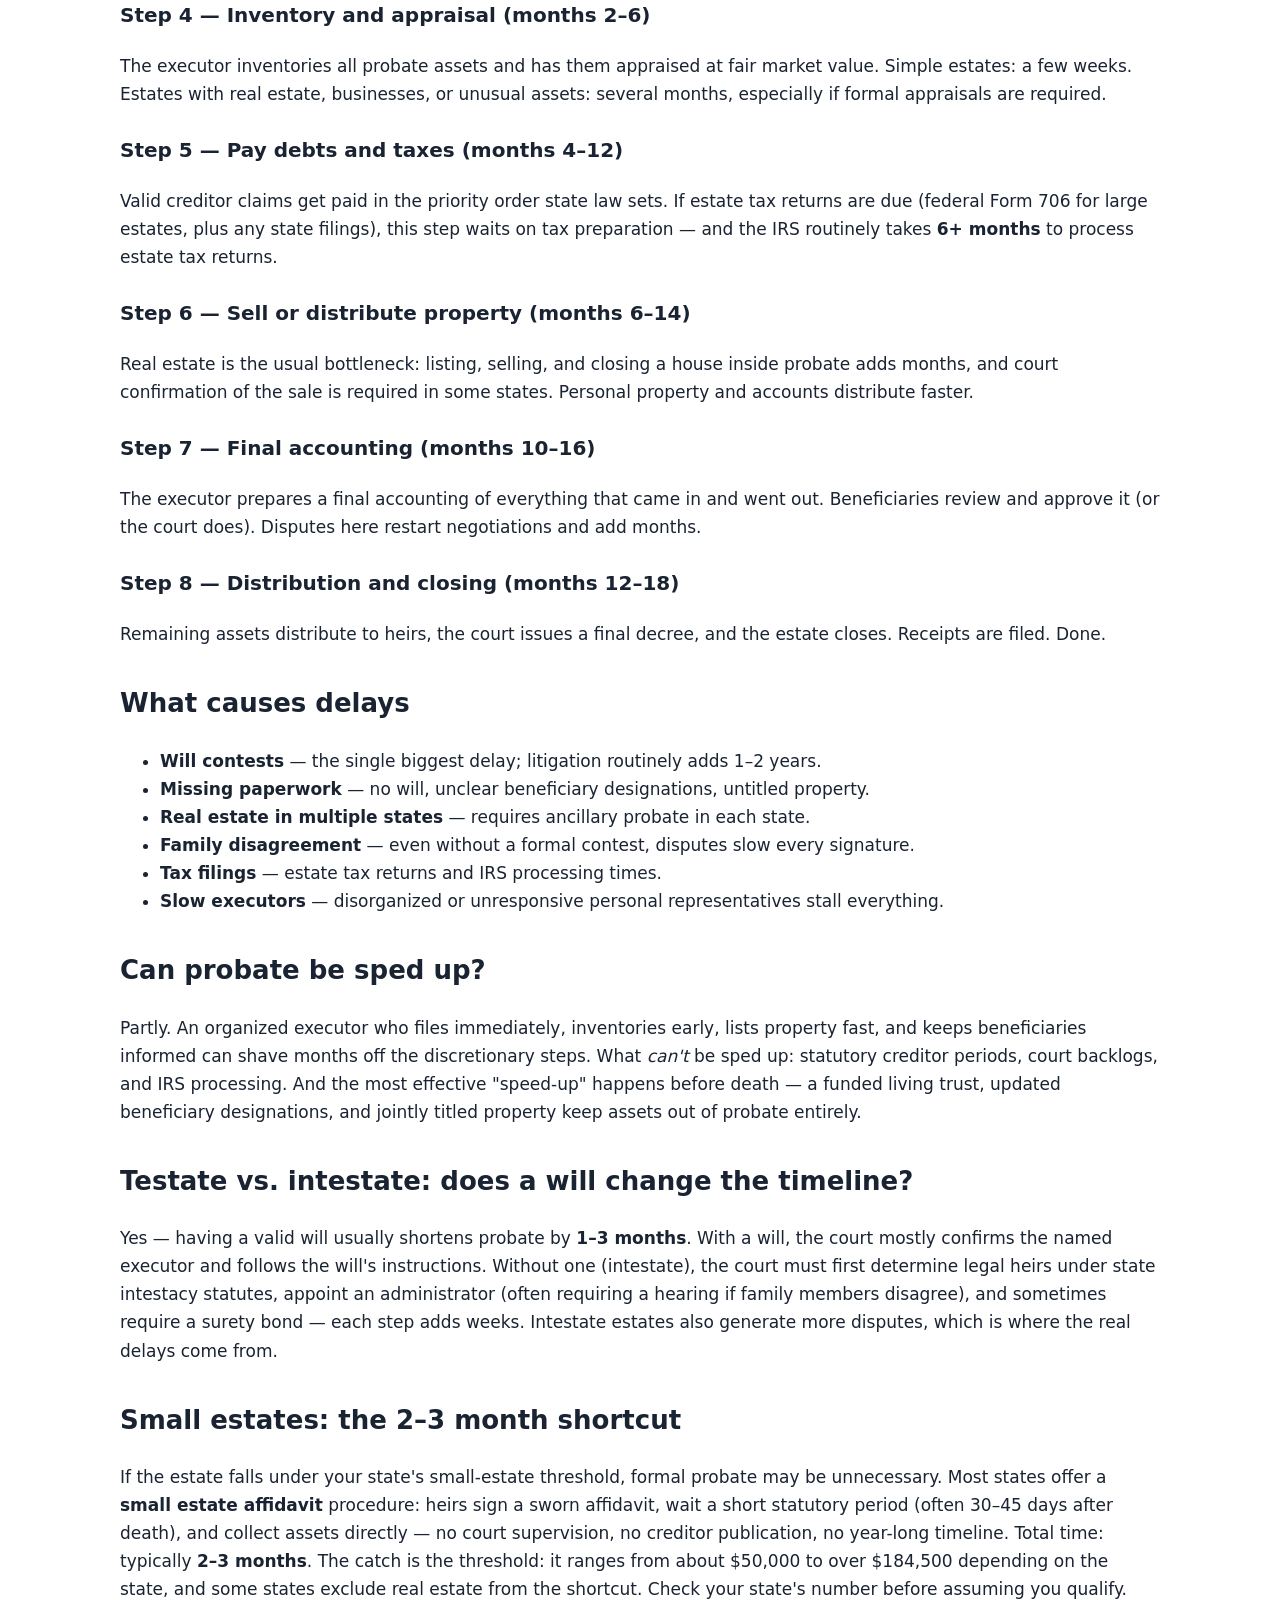
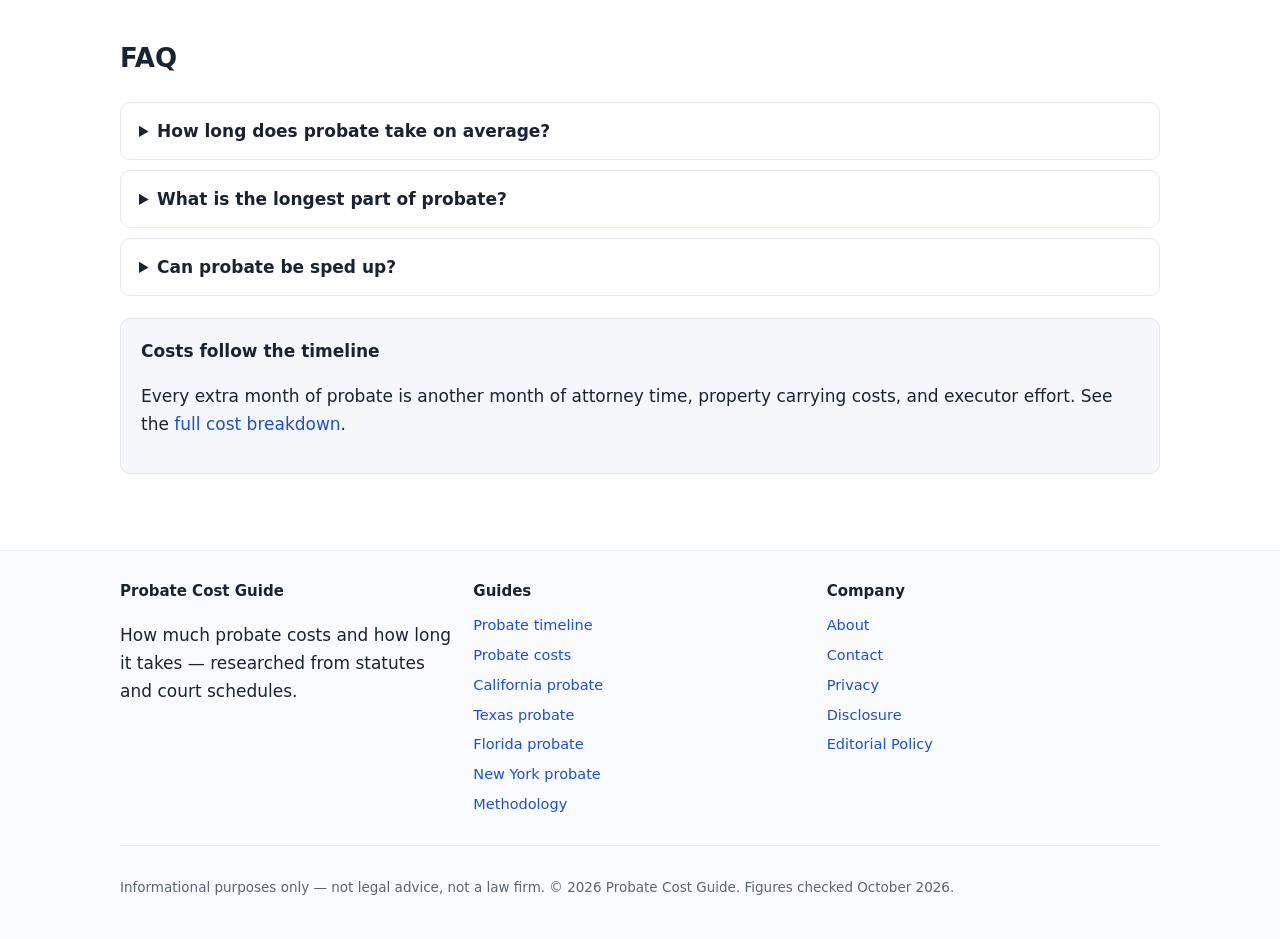
<file: probate-timeline/index.html>
<!DOCTYPE html>
<html lang="en">
<head>
<meta charset="UTF-8">
<meta name="viewport" content="width=device-width, initial-scale=1.0">
<title>Probate Timeline: How Long Does It Take? (2026)</title>
<meta name="description" content="How long does probate take? The full step-by-step timeline with realistic ranges and what causes delays.">
<link rel="canonical" href="https://brinoco47-wq.github.io/probatecostguide/probate-timeline/">
<meta property="og:type" content="article">
<meta property="og:title" content="Probate Timeline: How Long Does Probate Take, Step by Step">
<meta property="og:description" content="Every stage of probate in order, with realistic time ranges and delay causes.">
<meta property="og:url" content="https://brinoco47-wq.github.io/probatecostguide/probate-timeline/">
<link rel="stylesheet" href="../assets/css/style.css">
<script type="application/ld+json">
{"@context":"https://schema.org","@type":"Article","headline":"Probate Timeline: How Long Does Probate Take, Step by Step",
 "author":{"@type":"Organization","name":"Probate Cost Guide Research Team"},
 "datePublished":"2026-10-16","dateModified":"2026-10-16"}
</script>
<script type="application/ld+json">
{"@context":"https://schema.org","@type":"BreadcrumbList","itemListElement":[
 {"@type":"ListItem","position":1,"name":"Home","item":"https://brinoco47-wq.github.io/probatecostguide/"},
 {"@type":"ListItem","position":2,"name":"Probate Timeline","item":"https://brinoco47-wq.github.io/probatecostguide/probate-timeline/"}]}
</script>
<script type="application/ld+json">
{"@context":"https://schema.org","@type":"FAQPage","mainEntity":[
 {"@type":"Question","name":"How long does probate take on average?","acceptedAnswer":{"@type":"Answer","text":"Most probates take 9–18 months. Simple, uncontested estates can close in about 6 months; contested or complex estates often run 2 years or more."}},
 {"@type":"Question","name":"What is the longest part of probate?","acceptedAnswer":{"@type":"Answer","text":"Usually the creditor claim period (3–6 months by statute, during which little else can finalize) plus any waiting on real-estate sales or tax clearances."}},
 {"@type":"Question","name":"Can probate be sped up?","acceptedAnswer":{"@type":"Answer","text":"An organized executor helps — filing promptly, inventorying early, and selling property quickly. But statutory waiting periods cannot be skipped."}}]}
</script>
<script async src="https://pagead2.googlesyndication.com/pagead/js/adsbygoogle.js?client=ca-pub-7356161063789862"
     crossorigin="anonymous"></script>
</head>
<body>
<header class="site-header"><div class="wrap">
<a class="brand" href="../">Probate<span>Cost</span>Guide</a>
<nav class="main-nav"><a href="../probate-timeline/">Timeline</a><a href="../probate-costs/">Costs</a><a href="../about/">About</a></nav>
</div></header>
<main class="wrap">
<p class="crumbs"><a href="../">Home</a> › Probate Timeline</p>
<article class="main">
<h1>Probate Timeline: How Long Does Probate Take, Step by Step</h1>
<p class="byline">By the Probate Cost Guide Research Team · Figures checked October 2026</p>
<div class="notice"><strong>Not legal advice.</strong> Timelines below are typical ranges drawn from statutory requirements and practitioner experience. Your state's law controls — see our state tables (publishing weekly) for specifics.</div>

<div class="toc"><strong>On this page</strong><ol>
<li><a href="#overview">The overview: 9–18 months typical</a></li>
<li><a href="#steps">The 8 steps, in order</a></li>
<li><a href="#delays">What causes delays</a></li>
<li><a href="#speed">Can probate be sped up?</a></li>
<li><a href="#testate">Testate vs. intestate timelines</a></li>
<li><a href="#small">Small estates: the shortcut</a></li>
<li><a href="#faq">FAQ</a></li>
</ol></div>

<h2 id="overview">The overview: 9–18 months typical</h2>
<p>Most probates land between <strong>9 and 18 months</strong> from filing to final distribution. Three bands cover nearly every case:</p>
<table>
<tr><th>Estate type</th><th>Typical timeline</th><th>Why</th></tr>
<tr><td>Simple, uncontested</td><td><strong>6–9 months</strong></td><td>Statutory creditor period is the floor; everything else moves fast</td></tr>
<tr><td>Average</td><td><strong>9–18 months</strong></td><td>Property sale, tax filings, or slow paperwork add months</td></tr>
<tr><td>Complex or contested</td><td><strong>18 months – 3+ years</strong></td><td>Will contests, litigation, business interests, multi-state property</td></tr>
</table>

<h2 id="steps">The 8 steps, in order</h2>

<h3>Step 1 — File the petition (weeks 1–4)</h3>
<p>The executor (or interested person) files a petition with the probate court in the county where the deceased lived, along with the will and death certificate. The court issues <strong>letters testamentary</strong> (or letters of administration if there's no will), which give the executor legal authority to act. <em>Typical: 2–4 weeks</em> if the paperwork is complete; incomplete filings bounce back and restart the clock.</p>

<h3>Step 2 — Notify heirs and creditors (weeks 3–8)</h3>
<p>The executor notifies named heirs/beneficiaries and publishes a <strong>notice to creditors</strong> in a local newspaper, as most states require. <em>Typical: 2–6 weeks</em> to complete notifications.</p>

<h3>Step 3 — Creditor claim period (months 2–8)</h3>
<p>This is the step that sets the <strong>floor</strong> under every probate timeline. State law gives creditors a fixed window to file claims — commonly <strong>3 to 6 months</strong> from first publication. The estate generally can't make final distributions until it closes. Nothing about executor efficiency shortens a statute.</p>

<h3>Step 4 — Inventory and appraisal (months 2–6)</h3>
<p>The executor inventories all probate assets and has them appraised at fair market value. Simple estates: a few weeks. Estates with real estate, businesses, or unusual assets: several months, especially if formal appraisals are required.</p>

<h3>Step 5 — Pay debts and taxes (months 4–12)</h3>
<p>Valid creditor claims get paid in the priority order state law sets. If estate tax returns are due (federal Form 706 for large estates, plus any state filings), this step waits on tax preparation — and the IRS routinely takes <strong>6+ months</strong> to process estate tax returns.</p>

<h3>Step 6 — Sell or distribute property (months 6–14)</h3>
<p>Real estate is the usual bottleneck: listing, selling, and closing a house inside probate adds months, and court confirmation of the sale is required in some states. Personal property and accounts distribute faster.</p>

<h3>Step 7 — Final accounting (months 10–16)</h3>
<p>The executor prepares a final accounting of everything that came in and went out. Beneficiaries review and approve it (or the court does). Disputes here restart negotiations and add months.</p>

<h3>Step 8 — Distribution and closing (months 12–18)</h3>
<p>Remaining assets distribute to heirs, the court issues a final decree, and the estate closes. Receipts are filed. Done.</p>

<h2 id="delays">What causes delays</h2>
<ul>
<li><strong>Will contests</strong> — the single biggest delay; litigation routinely adds 1–2 years.</li>
<li><strong>Missing paperwork</strong> — no will, unclear beneficiary designations, untitled property.</li>
<li><strong>Real estate in multiple states</strong> — requires ancillary probate in each state.</li>
<li><strong>Family disagreement</strong> — even without a formal contest, disputes slow every signature.</li>
<li><strong>Tax filings</strong> — estate tax returns and IRS processing times.</li>
<li><strong>Slow executors</strong> — disorganized or unresponsive personal representatives stall everything.</li>
</ul>

<h2 id="speed">Can probate be sped up?</h2>
<p>Partly. An organized executor who files immediately, inventories early, lists property fast, and keeps beneficiaries informed can shave months off the discretionary steps. What <em>can't</em> be sped up: statutory creditor periods, court backlogs, and IRS processing. And the most effective "speed-up" happens before death — a funded living trust, updated beneficiary designations, and jointly titled property keep assets out of probate entirely.</p>

<h2 id="testate">Testate vs. intestate: does a will change the timeline?</h2>
<p>Yes — having a valid will usually shortens probate by <strong>1–3 months</strong>. With a will, the court mostly confirms the named executor and follows the will's instructions. Without one (intestate), the court must first determine legal heirs under state intestacy statutes, appoint an administrator (often requiring a hearing if family members disagree), and sometimes require a surety bond — each step adds weeks. Intestate estates also generate more disputes, which is where the real delays come from.</p>

<h2 id="small">Small estates: the 2–3 month shortcut</h2>
<p>If the estate falls under your state's small-estate threshold, formal probate may be unnecessary. Most states offer a <strong>small estate affidavit</strong> procedure: heirs sign a sworn affidavit, wait a short statutory period (often 30–45 days after death), and collect assets directly — no court supervision, no creditor publication, no year-long timeline. Total time: typically <strong>2–3 months</strong>. The catch is the threshold: it ranges from about $50,000 to over $184,500 depending on the state, and some states exclude real estate from the shortcut. Check your state's number before assuming you qualify.</p>

<div class="faq" id="faq">
<h2>FAQ</h2>
<details><summary>How long does probate take on average?</summary>
<p>Most probates take 9–18 months. Simple, uncontested estates can close in about 6 months; contested or complex estates often run 2 years or more.</p></details>
<details><summary>What is the longest part of probate?</summary>
<p>Usually the creditor claim period (3–6 months by statute, during which little else can finalize) plus any waiting on real-estate sales or tax clearances.</p></details>
<details><summary>Can probate be sped up?</summary>
<p>An organized executor helps — filing promptly, inventorying early, and selling property quickly. But statutory waiting periods cannot be skipped.</p></details>
</div>

<div class="method"><h4>Costs follow the timeline</h4><p>Every extra month of probate is another month of attorney time, property carrying costs, and executor effort. See the <a href="../probate-costs/">full cost breakdown</a>.</p></div>
</article>
</main>
<footer class="site-footer"><div class="wrap">
<div class="foot-grid">
<div><h4>Probate Cost Guide</h4><p>How much probate costs and how long it takes — researched from statutes and court schedules.</p></div>
<div><h4>Guides</h4><ul><li><a href="../probate-timeline/">Probate timeline</a></li><li><a href="../probate-costs/">Probate costs</a></li><li><a href="../california-probate/">California probate</a></li><li><a href="../texas-probate/">Texas probate</a></li><li><a href="../florida-probate/">Florida probate</a></li><li><a href="../new-york-probate/">New York probate</a></li><li><a href="../methodology/">Methodology</a></li></ul></div>
<div><h4>Company</h4><ul><li><a href="../about/">About</a></li><li><a href="../contact/">Contact</a></li><li><a href="../privacy/">Privacy</a></li><li><a href="../disclosure/">Disclosure</a></li><li><a href="../editorial-policy/">Editorial Policy</a></li></ul></div>
</div>
<div class="foot-base"><p>Informational purposes only — not legal advice, not a law firm. © 2026 Probate Cost Guide. Figures checked October 2026.</p></div>
</div></footer>
</body>
</html>
</file>
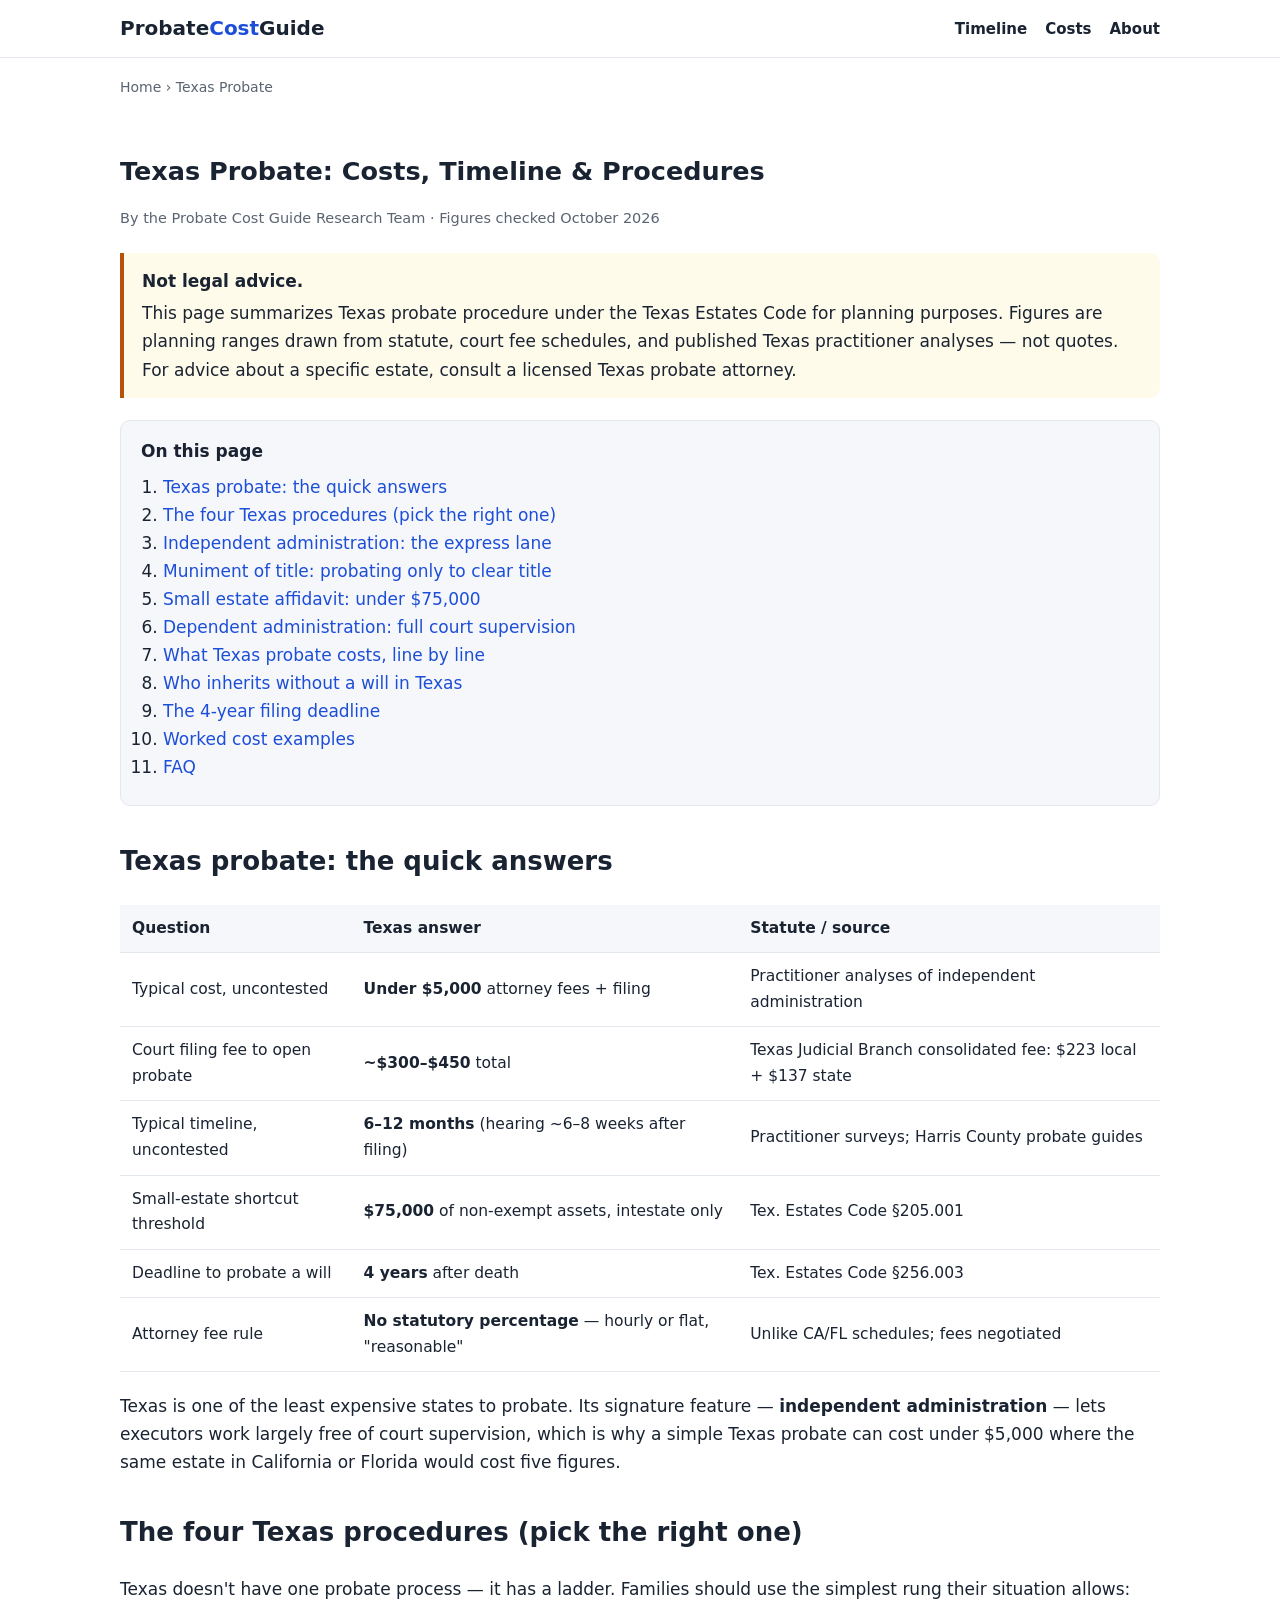
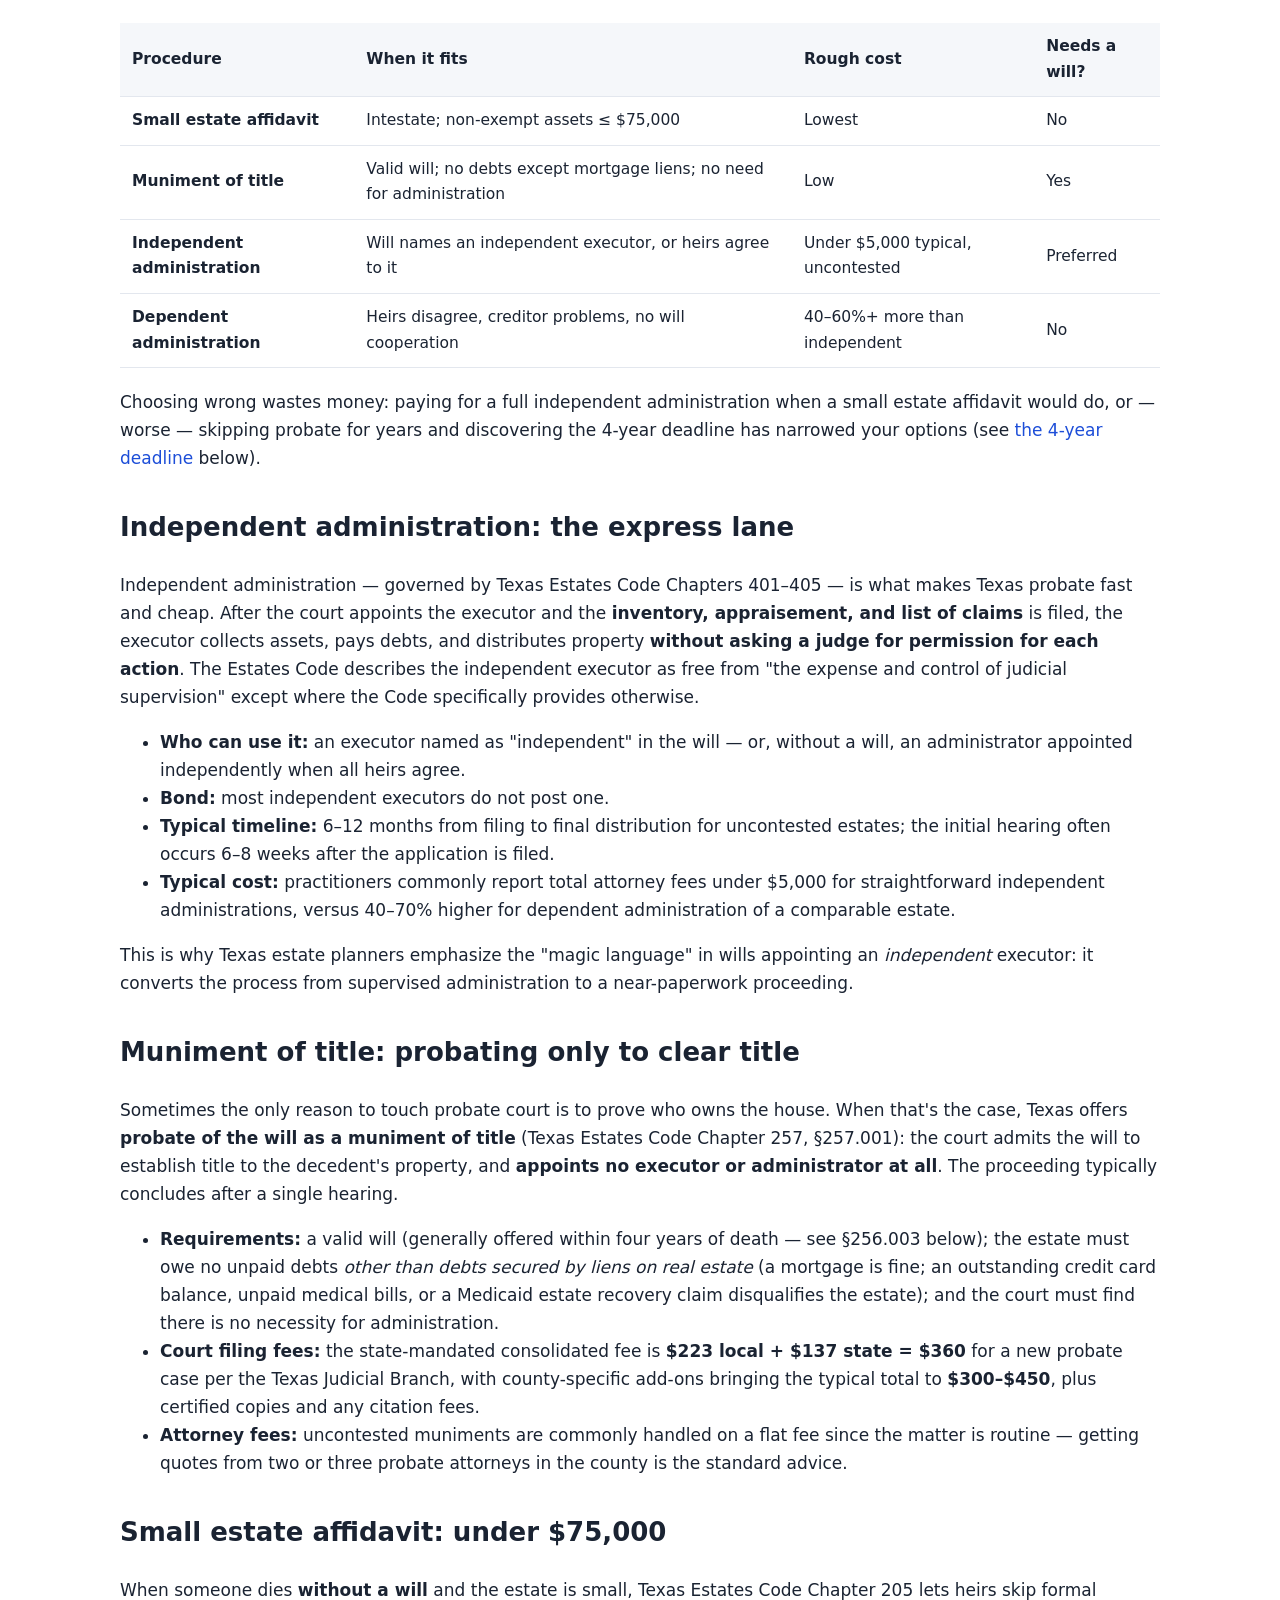
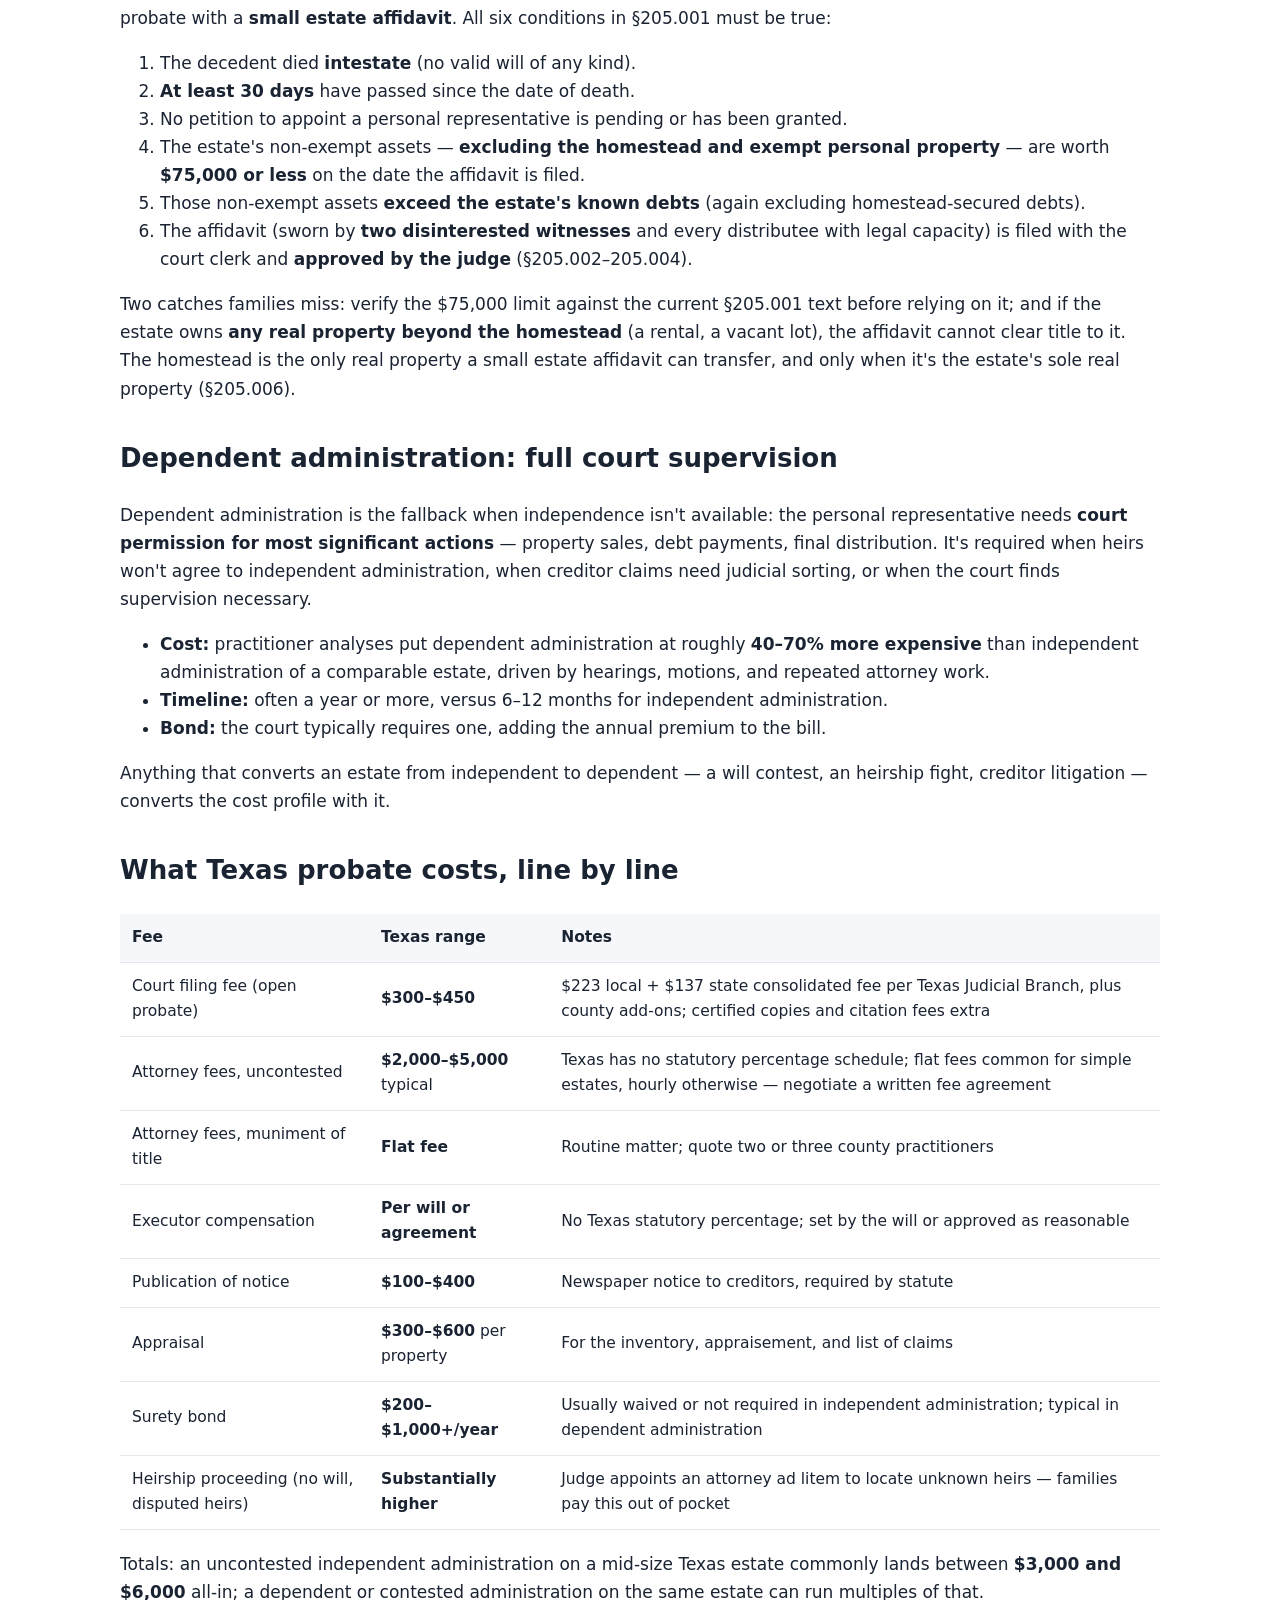
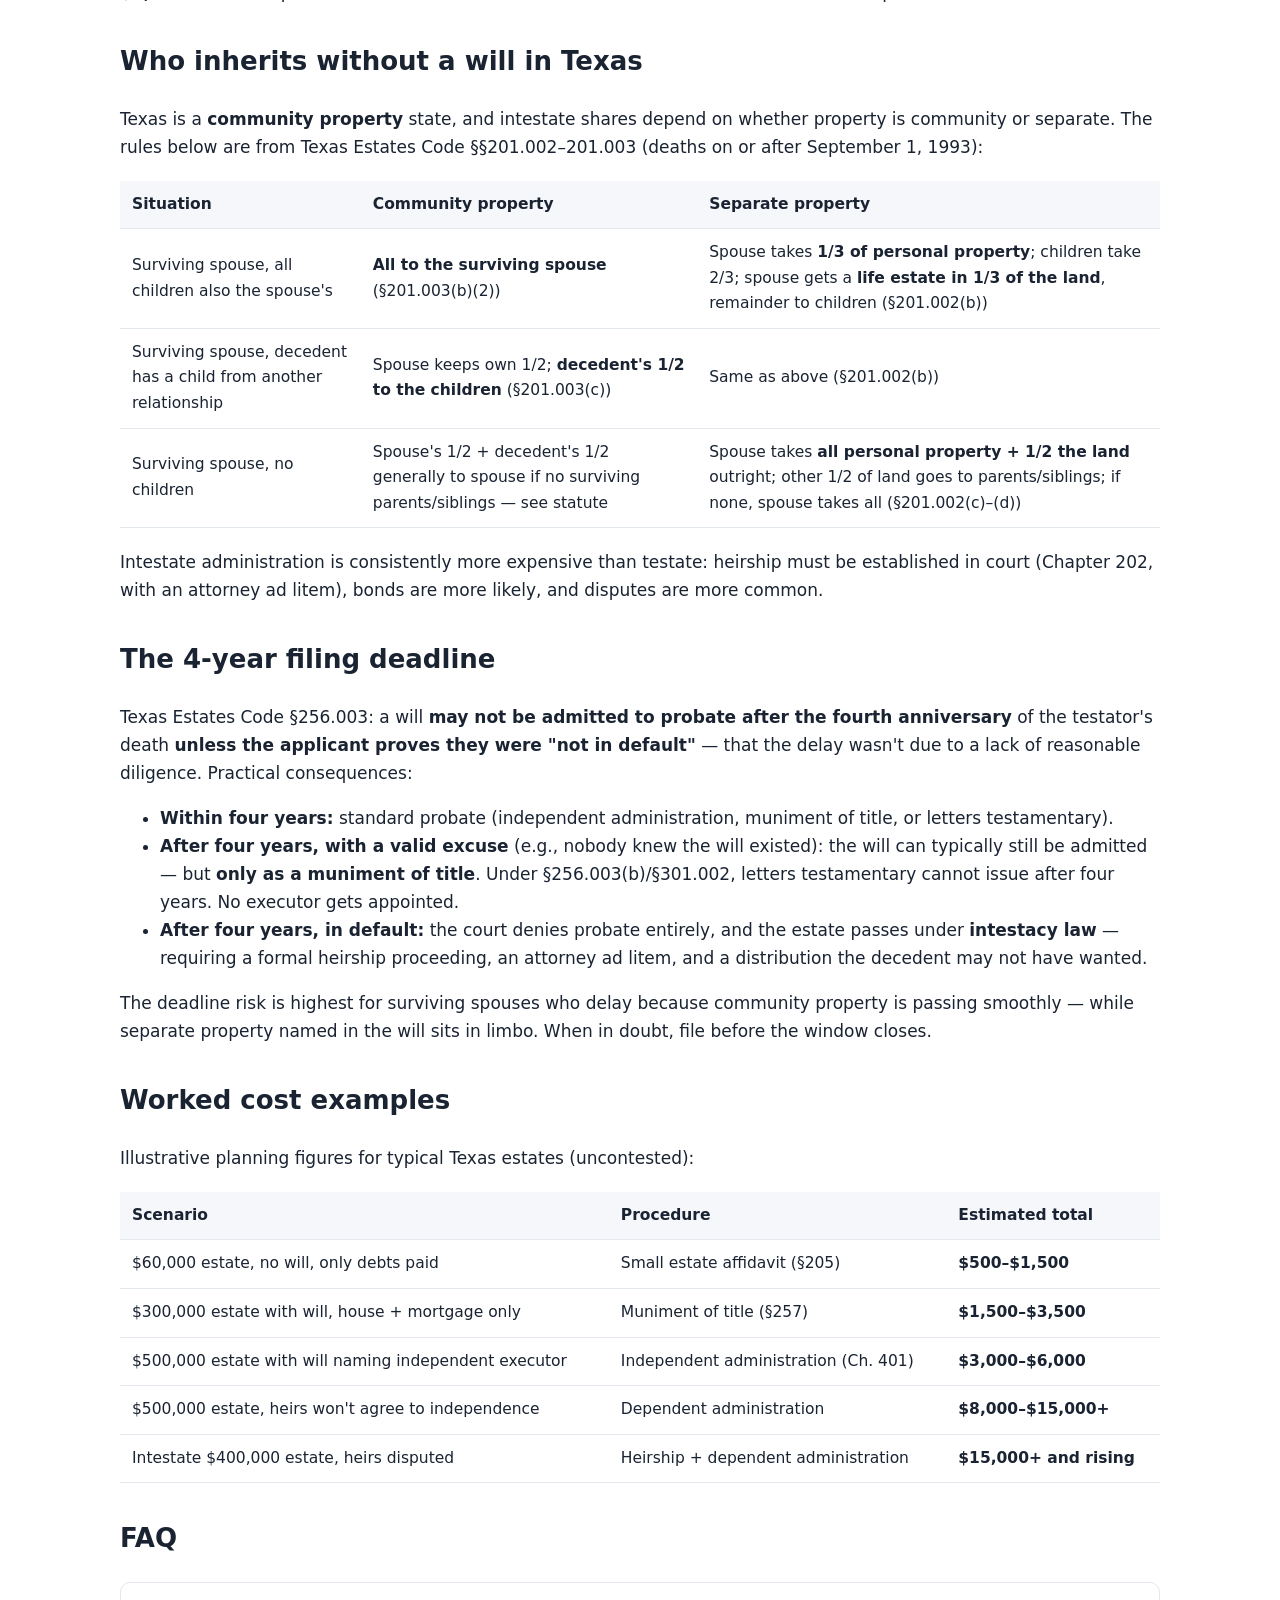
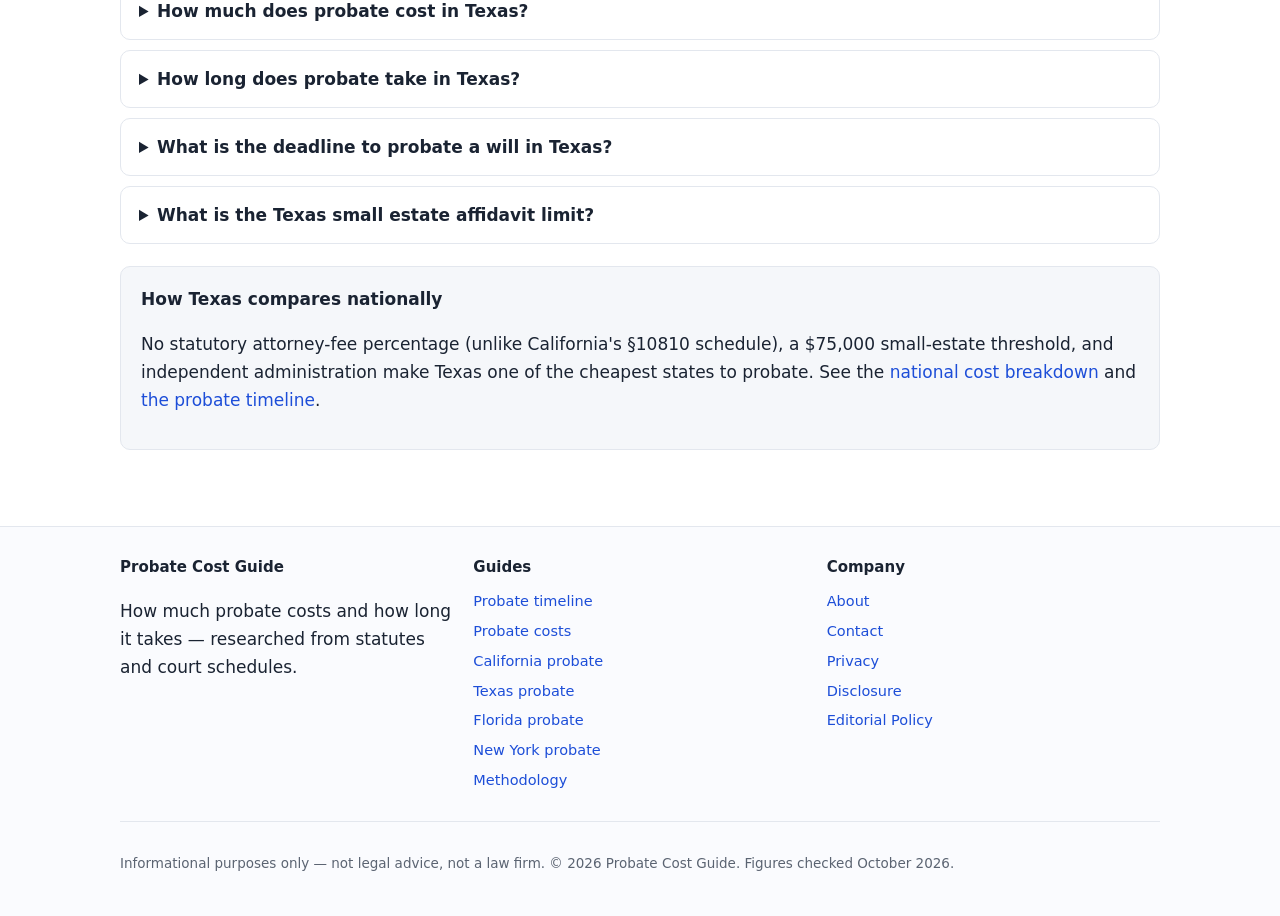
<file: texas-probate/index.html>
<!DOCTYPE html>
<html lang="en">
<head>
<meta charset="UTF-8">
<meta name="viewport" content="width=device-width, initial-scale=1.0">
<title>Texas Probate Costs & Timeline (2026): Fees, Steps, Statutes</title>
<meta name="description" content="Texas probate costs and timeline: independent administration, muniment of title, $75,000 small-estate threshold, 4-year deadline — statute-sourced.">
<link rel="canonical" href="https://brinoco47-wq.github.io/probatecostguide/texas-probate/">
<meta property="og:type" content="article">
<meta property="og:title" content="Texas Probate: Costs, Timeline & Procedures">
<meta property="og:description" content="Independent administration, muniment of title, small-estate affidavits — Texas probate costs and steps traced to the Texas Estates Code.">
<meta property="og:url" content="https://brinoco47-wq.github.io/probatecostguide/texas-probate/">
<link rel="stylesheet" href="../assets/css/style.css">
<script type="application/ld+json">
{"@context":"https://schema.org","@type":"Article","headline":"Texas Probate Costs & Timeline (2026): Fees, Steps, Statutes",
 "author":{"@type":"Organization","name":"Probate Cost Guide Research Team"},
 "datePublished":"2026-10-17","dateModified":"2026-10-17"}
</script>
<script type="application/ld+json">
{"@context":"https://schema.org","@type":"BreadcrumbList","itemListElement":[
 {"@type":"ListItem","position":1,"name":"Home","item":"https://brinoco47-wq.github.io/probatecostguide/"},
 {"@type":"ListItem","position":2,"name":"Texas Probate","item":"https://brinoco47-wq.github.io/probatecostguide/texas-probate/"}]}
</script>
<script type="application/ld+json">
{"@context":"https://schema.org","@type":"FAQPage","mainEntity":[
 {"@type":"Question","name":"How much does probate cost in Texas?","acceptedAnswer":{"@type":"Answer","text":"A straightforward independent administration in Texas often costs under $5,000 in attorney fees plus about $300–$450 in court filing fees. Muniment of title proceedings cost less. Dependent administrations, heirship proceedings, and contested cases cost substantially more."}},
 {"@type":"Question","name":"How long does probate take in Texas?","acceptedAnswer":{"@type":"Answer","text":"An uncontested independent administration typically takes 6–12 months from filing to final distribution, with a court hearing often 6–8 weeks after filing. Contested or dependent administrations can take a year or more."}},
 {"@type":"Question","name":"What is the deadline to probate a will in Texas?","acceptedAnswer":{"@type":"Answer","text":"Texas Estates Code §256.003 generally requires a will to be admitted to probate within four years of the testator's death. After four years, a will can only be admitted if the applicant proves they were not in default in failing to present it sooner — and then only as a muniment of title, not for administration."}},
 {"@type":"Question","name":"What is the Texas small estate affidavit limit?","acceptedAnswer":{"@type":"Answer","text":"$75,000. Under Texas Estates Code §205.001, heirs of an intestate decedent can use a small estate affidavit — instead of formal probate — when non-exempt estate assets (excluding the homestead and exempt property) are worth $75,000 or less, at least 30 days have passed since death, and the estate owes no debts beyond those secured by the homestead."}}]}
</script>
<script async src="https://pagead2.googlesyndication.com/pagead/js/adsbygoogle.js?client=ca-pub-7356161063789862"
     crossorigin="anonymous"></script>
</head>
<body>
<header class="site-header"><div class="wrap">
<a class="brand" href="../">Probate<span>Cost</span>Guide</a>
<nav class="main-nav"><a href="../probate-timeline/">Timeline</a><a href="../probate-costs/">Costs</a><a href="../about/">About</a></nav>
</div></header>
<main class="wrap">
<p class="crumbs"><a href="../">Home</a> › Texas Probate</p>
<article class="main">
<h1>Texas Probate: Costs, Timeline &amp; Procedures</h1>
<p class="byline">By the Probate Cost Guide Research Team · Figures checked October 2026</p>
<div class="notice"><strong>Not legal advice.</strong> This page summarizes Texas probate procedure under the Texas Estates Code for planning purposes. Figures are planning ranges drawn from statute, court fee schedules, and published Texas practitioner analyses — not quotes. For advice about a specific estate, consult a licensed Texas probate attorney.</div>

<div class="toc"><strong>On this page</strong><ol>
<li><a href="#quick">Texas probate: the quick answers</a></li>
<li><a href="#procedures">The four Texas procedures (pick the right one)</a></li>
<li><a href="#independent">Independent administration: the express lane</a></li>
<li><a href="#muniment">Muniment of title: probating only to clear title</a></li>
<li><a href="#small-estate">Small estate affidavit: under $75,000</a></li>
<li><a href="#dependent">Dependent administration: full court supervision</a></li>
<li><a href="#costs">What Texas probate costs, line by line</a></li>
<li><a href="#intestate">Who inherits without a will in Texas</a></li>
<li><a href="#deadline">The 4-year filing deadline</a></li>
<li><a href="#examples">Worked cost examples</a></li>
<li><a href="#faq">FAQ</a></li>
</ol></div>

<h2 id="quick">Texas probate: the quick answers</h2>
<table>
<tr><th>Question</th><th>Texas answer</th><th>Statute / source</th></tr>
<tr><td>Typical cost, uncontested</td><td><strong>Under $5,000</strong> attorney fees + filing</td><td>Practitioner analyses of independent administration</td></tr>
<tr><td>Court filing fee to open probate</td><td><strong>~$300–$450</strong> total</td><td>Texas Judicial Branch consolidated fee: $223 local + $137 state</td></tr>
<tr><td>Typical timeline, uncontested</td><td><strong>6–12 months</strong> (hearing ~6–8 weeks after filing)</td><td>Practitioner surveys; Harris County probate guides</td></tr>
<tr><td>Small-estate shortcut threshold</td><td><strong>$75,000</strong> of non-exempt assets, intestate only</td><td>Tex. Estates Code §205.001</td></tr>
<tr><td>Deadline to probate a will</td><td><strong>4 years</strong> after death</td><td>Tex. Estates Code §256.003</td></tr>
<tr><td>Attorney fee rule</td><td><strong>No statutory percentage</strong> — hourly or flat, "reasonable"</td><td>Unlike CA/FL schedules; fees negotiated</td></tr>
</table>
<p>Texas is one of the least expensive states to probate. Its signature feature — <strong>independent administration</strong> — lets executors work largely free of court supervision, which is why a simple Texas probate can cost under $5,000 where the same estate in California or Florida would cost five figures.</p>

<h2 id="procedures">The four Texas procedures (pick the right one)</h2>
<p>Texas doesn't have one probate process — it has a ladder. Families should use the simplest rung their situation allows:</p>
<table>
<tr><th>Procedure</th><th>When it fits</th><th>Rough cost</th><th>Needs a will?</th></tr>
<tr><td><strong>Small estate affidavit</strong></td><td>Intestate; non-exempt assets ≤ $75,000</td><td>Lowest</td><td>No</td></tr>
<tr><td><strong>Muniment of title</strong></td><td>Valid will; no debts except mortgage liens; no need for administration</td><td>Low</td><td>Yes</td></tr>
<tr><td><strong>Independent administration</strong></td><td>Will names an independent executor, or heirs agree to it</td><td>Under $5,000 typical, uncontested</td><td>Preferred</td></tr>
<tr><td><strong>Dependent administration</strong></td><td>Heirs disagree, creditor problems, no will cooperation</td><td>40–60%+ more than independent</td><td>No</td></tr>
</table>
<p>Choosing wrong wastes money: paying for a full independent administration when a small estate affidavit would do, or — worse — skipping probate for years and discovering the 4-year deadline has narrowed your options (see <a href="#deadline">the 4-year deadline</a> below).</p>

<h2 id="independent">Independent administration: the express lane</h2>
<p>Independent administration — governed by Texas Estates Code Chapters 401–405 — is what makes Texas probate fast and cheap. After the court appoints the executor and the <strong>inventory, appraisement, and list of claims</strong> is filed, the executor collects assets, pays debts, and distributes property <strong>without asking a judge for permission for each action</strong>. The Estates Code describes the independent executor as free from "the expense and control of judicial supervision" except where the Code specifically provides otherwise.</p>
<ul>
<li><strong>Who can use it:</strong> an executor named as "independent" in the will — or, without a will, an administrator appointed independently when all heirs agree.</li>
<li><strong>Bond:</strong> most independent executors do not post one.</li>
<li><strong>Typical timeline:</strong> 6–12 months from filing to final distribution for uncontested estates; the initial hearing often occurs 6–8 weeks after the application is filed.</li>
<li><strong>Typical cost:</strong> practitioners commonly report total attorney fees under $5,000 for straightforward independent administrations, versus 40–70% higher for dependent administration of a comparable estate.</li>
</ul>
<p>This is why Texas estate planners emphasize the "magic language" in wills appointing an <em>independent</em> executor: it converts the process from supervised administration to a near-paperwork proceeding.</p>

<h2 id="muniment">Muniment of title: probating only to clear title</h2>
<p>Sometimes the only reason to touch probate court is to prove who owns the house. When that's the case, Texas offers <strong>probate of the will as a muniment of title</strong> (Texas Estates Code Chapter 257, §257.001): the court admits the will to establish title to the decedent's property, and <strong>appoints no executor or administrator at all</strong>. The proceeding typically concludes after a single hearing.</p>
<ul>
<li><strong>Requirements:</strong> a valid will (generally offered within four years of death — see §256.003 below); the estate must owe no unpaid debts <em>other than debts secured by liens on real estate</em> (a mortgage is fine; an outstanding credit card balance, unpaid medical bills, or a Medicaid estate recovery claim disqualifies the estate); and the court must find there is no necessity for administration.</li>
<li><strong>Court filing fees:</strong> the state-mandated consolidated fee is <strong>$223 local + $137 state = $360</strong> for a new probate case per the Texas Judicial Branch, with county-specific add-ons bringing the typical total to <strong>$300–$450</strong>, plus certified copies and any citation fees.</li>
<li><strong>Attorney fees:</strong> uncontested muniments are commonly handled on a flat fee since the matter is routine — getting quotes from two or three probate attorneys in the county is the standard advice.</li>
</ul>

<h2 id="small-estate">Small estate affidavit: under $75,000</h2>
<p>When someone dies <strong>without a will</strong> and the estate is small, Texas Estates Code Chapter 205 lets heirs skip formal probate with a <strong>small estate affidavit</strong>. All six conditions in §205.001 must be true:</p>
<ol>
<li>The decedent died <strong>intestate</strong> (no valid will of any kind).</li>
<li><strong>At least 30 days</strong> have passed since the date of death.</li>
<li>No petition to appoint a personal representative is pending or has been granted.</li>
<li>The estate's non-exempt assets — <strong>excluding the homestead and exempt personal property</strong> — are worth <strong>$75,000 or less</strong> on the date the affidavit is filed.</li>
<li>Those non-exempt assets <strong>exceed the estate's known debts</strong> (again excluding homestead-secured debts).</li>
<li>The affidavit (sworn by <strong>two disinterested witnesses</strong> and every distributee with legal capacity) is filed with the court clerk and <strong>approved by the judge</strong> (§205.002–205.004).</li>
</ol>
<p>Two catches families miss: verify the $75,000 limit against the current §205.001 text before relying on it; and if the estate owns <strong>any real property beyond the homestead</strong> (a rental, a vacant lot), the affidavit cannot clear title to it. The homestead is the only real property a small estate affidavit can transfer, and only when it's the estate's sole real property (§205.006).</p>

<h2 id="dependent">Dependent administration: full court supervision</h2>
<p>Dependent administration is the fallback when independence isn't available: the personal representative needs <strong>court permission for most significant actions</strong> — property sales, debt payments, final distribution. It's required when heirs won't agree to independent administration, when creditor claims need judicial sorting, or when the court finds supervision necessary.</p>
<ul>
<li><strong>Cost:</strong> practitioner analyses put dependent administration at roughly <strong>40–70% more expensive</strong> than independent administration of a comparable estate, driven by hearings, motions, and repeated attorney work.</li>
<li><strong>Timeline:</strong> often a year or more, versus 6–12 months for independent administration.</li>
<li><strong>Bond:</strong> the court typically requires one, adding the annual premium to the bill.</li>
</ul>
<p>Anything that converts an estate from independent to dependent — a will contest, an heirship fight, creditor litigation — converts the cost profile with it.</p>

<h2 id="costs">What Texas probate costs, line by line</h2>
<table>
<tr><th>Fee</th><th>Texas range</th><th>Notes</th></tr>
<tr><td>Court filing fee (open probate)</td><td><strong>$300–$450</strong></td><td>$223 local + $137 state consolidated fee per Texas Judicial Branch, plus county add-ons; certified copies and citation fees extra</td></tr>
<tr><td>Attorney fees, uncontested</td><td><strong>$2,000–$5,000</strong> typical</td><td>Texas has no statutory percentage schedule; flat fees common for simple estates, hourly otherwise — negotiate a written fee agreement</td></tr>
<tr><td>Attorney fees, muniment of title</td><td><strong>Flat fee</strong></td><td>Routine matter; quote two or three county practitioners</td></tr>
<tr><td>Executor compensation</td><td><strong>Per will or agreement</strong></td><td>No Texas statutory percentage; set by the will or approved as reasonable</td></tr>
<tr><td>Publication of notice</td><td><strong>$100–$400</strong></td><td>Newspaper notice to creditors, required by statute</td></tr>
<tr><td>Appraisal</td><td><strong>$300–$600</strong> per property</td><td>For the inventory, appraisement, and list of claims</td></tr>
<tr><td>Surety bond</td><td><strong>$200–$1,000+/year</strong></td><td>Usually waived or not required in independent administration; typical in dependent administration</td></tr>
<tr><td>Heirship proceeding (no will, disputed heirs)</td><td><strong>Substantially higher</strong></td><td>Judge appoints an attorney ad litem to locate unknown heirs — families pay this out of pocket</td></tr>
</table>
<p>Totals: an uncontested independent administration on a mid-size Texas estate commonly lands between <strong>$3,000 and $6,000</strong> all-in; a dependent or contested administration on the same estate can run multiples of that.</p>

<h2 id="intestate">Who inherits without a will in Texas</h2>
<p>Texas is a <strong>community property</strong> state, and intestate shares depend on whether property is community or separate. The rules below are from Texas Estates Code §§201.002–201.003 (deaths on or after September 1, 1993):</p>
<table>
<tr><th>Situation</th><th>Community property</th><th>Separate property</th></tr>
<tr><td>Surviving spouse, all children also the spouse's</td><td><strong>All to the surviving spouse</strong> (§201.003(b)(2))</td><td>Spouse takes <strong>1/3 of personal property</strong>; children take 2/3; spouse gets a <strong>life estate in 1/3 of the land</strong>, remainder to children (§201.002(b))</td></tr>
<tr><td>Surviving spouse, decedent has a child from another relationship</td><td>Spouse keeps own 1/2; <strong>decedent's 1/2 to the children</strong> (§201.003(c))</td><td>Same as above (§201.002(b))</td></tr>
<tr><td>Surviving spouse, no children</td><td>Spouse's 1/2 + decedent's 1/2 generally to spouse if no surviving parents/siblings — see statute</td><td>Spouse takes <strong>all personal property + 1/2 the land</strong> outright; other 1/2 of land goes to parents/siblings; if none, spouse takes all (§201.002(c)–(d))</td></tr>
</table>
<p>Intestate administration is consistently more expensive than testate: heirship must be established in court (Chapter 202, with an attorney ad litem), bonds are more likely, and disputes are more common.</p>

<h2 id="deadline">The 4-year filing deadline</h2>
<p>Texas Estates Code §256.003: a will <strong>may not be admitted to probate after the fourth anniversary</strong> of the testator's death <strong>unless the applicant proves they were "not in default"</strong> — that the delay wasn't due to a lack of reasonable diligence. Practical consequences:</p>
<ul>
<li><strong>Within four years:</strong> standard probate (independent administration, muniment of title, or letters testamentary).</li>
<li><strong>After four years, with a valid excuse</strong> (e.g., nobody knew the will existed): the will can typically still be admitted — but <strong>only as a muniment of title</strong>. Under §256.003(b)/§301.002, letters testamentary cannot issue after four years. No executor gets appointed.</li>
<li><strong>After four years, in default:</strong> the court denies probate entirely, and the estate passes under <strong>intestacy law</strong> — requiring a formal heirship proceeding, an attorney ad litem, and a distribution the decedent may not have wanted.</li>
</ul>
<p>The deadline risk is highest for surviving spouses who delay because community property is passing smoothly — while separate property named in the will sits in limbo. When in doubt, file before the window closes.</p>

<h2 id="examples">Worked cost examples</h2>
<p>Illustrative planning figures for typical Texas estates (uncontested):</p>
<table>
<tr><th>Scenario</th><th>Procedure</th><th>Estimated total</th></tr>
<tr><td>$60,000 estate, no will, only debts paid</td><td>Small estate affidavit (§205)</td><td><strong>$500–$1,500</strong></td></tr>
<tr><td>$300,000 estate with will, house + mortgage only</td><td>Muniment of title (§257)</td><td><strong>$1,500–$3,500</strong></td></tr>
<tr><td>$500,000 estate with will naming independent executor</td><td>Independent administration (Ch. 401)</td><td><strong>$3,000–$6,000</strong></td></tr>
<tr><td>$500,000 estate, heirs won't agree to independence</td><td>Dependent administration</td><td><strong>$8,000–$15,000+</strong></td></tr>
<tr><td>Intestate $400,000 estate, heirs disputed</td><td>Heirship + dependent administration</td><td><strong>$15,000+ and rising</strong></td></tr>
</table>
<div class="faq" id="faq">
<h2>FAQ</h2>
<details><summary>How much does probate cost in Texas?</summary>
<p>A straightforward independent administration in Texas often costs under $5,000 in attorney fees plus about $300–$450 in court filing fees. Muniment of title proceedings cost less. Dependent administrations, heirship proceedings, and contested cases cost substantially more.</p></details>
<details><summary>How long does probate take in Texas?</summary>
<p>An uncontested independent administration typically takes 6–12 months from filing to final distribution, with a court hearing often 6–8 weeks after filing. Contested or dependent administrations can take a year or more.</p></details>
<details><summary>What is the deadline to probate a will in Texas?</summary>
<p>Texas Estates Code §256.003 generally requires a will to be admitted to probate within four years of the testator's death. After four years, a will can only be admitted if the applicant proves they were not in default in failing to present it sooner — and then only as a muniment of title, not for administration.</p></details>
<details><summary>What is the Texas small estate affidavit limit?</summary>
<p>$75,000. Under Texas Estates Code §205.001, heirs of an intestate decedent can use a small estate affidavit — instead of formal probate — when non-exempt estate assets (excluding the homestead and exempt property) are worth $75,000 or less, at least 30 days have passed since death, and the estate owes no debts beyond those secured by the homestead.</p></details>
</div>

<div class="method"><h4>How Texas compares nationally</h4><p>No statutory attorney-fee percentage (unlike California's §10810 schedule), a $75,000 small-estate threshold, and independent administration make Texas one of the cheapest states to probate. See the <a href="../probate-costs/">national cost breakdown</a> and <a href="../probate-timeline/">the probate timeline</a>.</p></div>
</article>
</main>
<footer class="site-footer"><div class="wrap">
<div class="foot-grid">
<div><h4>Probate Cost Guide</h4><p>How much probate costs and how long it takes — researched from statutes and court schedules.</p></div>
<div><h4>Guides</h4><ul><li><a href="../probate-timeline/">Probate timeline</a></li><li><a href="../probate-costs/">Probate costs</a></li><li><a href="../california-probate/">California probate</a></li><li><a href="../texas-probate/">Texas probate</a></li><li><a href="../florida-probate/">Florida probate</a></li><li><a href="../new-york-probate/">New York probate</a></li><li><a href="../methodology/">Methodology</a></li></ul></div>
<div><h4>Company</h4><ul><li><a href="../about/">About</a></li><li><a href="../contact/">Contact</a></li><li><a href="../privacy/">Privacy</a></li><li><a href="../disclosure/">Disclosure</a></li><li><a href="../editorial-policy/">Editorial Policy</a></li></ul></div>
</div>
<div class="foot-base"><p>Informational purposes only — not legal advice, not a law firm. © 2026 Probate Cost Guide. Figures checked October 2026.</p></div>
</div></footer>
</body>
</html>
</file>
<file: assets/css/style.css>
/* Probate Cost Guide — mobile-first, no frameworks */
:root{
  --ink:#1a2332; --muted:#5b6472; --line:#e3e7ee; --bg:#ffffff;
  --soft:#f5f7fa; --accent:#1d4ed8; --accent-d:#1e40af; --warn:#b45309;
  --radius:10px; --max:1080px;
}
*{box-sizing:border-box}
html{scroll-behavior:smooth}
body{margin:0;font-family:system-ui,-apple-system,"Segoe UI",Roboto,Helvetica,Arial,sans-serif;
  color:var(--ink);background:var(--bg);line-height:1.65;font-size:17px}
.wrap{max-width:var(--max);margin:0 auto;padding:0 20px}
a{color:var(--accent);text-decoration:none}
a:hover{text-decoration:underline}
/* header */
.site-header{border-bottom:1px solid var(--line);background:#fff;position:sticky;top:0;z-index:50}
.site-header .wrap{display:flex;align-items:center;justify-content:space-between;padding-top:12px;padding-bottom:12px}
.brand{font-weight:800;font-size:20px;color:var(--ink)}
.brand span{color:var(--accent)}
.main-nav a{margin-left:18px;font-size:15px;font-weight:600;color:var(--ink)}
.main-nav a:hover{color:var(--accent)}
/* hero */
.hero{background:linear-gradient(180deg,#eef3ff, #fff);border-bottom:1px solid var(--line);padding:44px 0 36px}
.hero h1{font-size:clamp(28px,4.5vw,44px);line-height:1.2;margin:0 0 12px}
.hero p.lede{font-size:19px;color:var(--muted);max-width:720px;margin:0 0 18px}
.cta-row{display:flex;gap:12px;flex-wrap:wrap;margin-top:8px}
.btn{display:inline-block;background:var(--accent);color:#fff !important;font-weight:700;
  padding:13px 22px;border-radius:var(--radius);min-height:44px}
.btn:hover{background:var(--accent-d);text-decoration:none}
.btn.ghost{background:#fff;color:var(--accent) !important;border:2px solid var(--accent)}
/* cards */
.grid{display:grid;grid-template-columns:repeat(auto-fit,minmax(260px,1fr));gap:18px;margin:28px 0}
.card{border:1px solid var(--line);border-radius:var(--radius);padding:20px;background:#fff}
.card h3{margin:0 0 8px;font-size:19px}
.card p{margin:0 0 10px;color:var(--muted);font-size:15.5px}
/* tables */
table{width:100%;border-collapse:collapse;margin:20px 0;font-size:15.5px}
th,td{text-align:left;padding:11px 12px;border-bottom:1px solid var(--line)}
th{background:var(--soft);font-weight:700}
tr:hover td{background:#fafbfe}
/* callouts */
.notice{border-left:4px solid var(--warn);background:#fffbeb;padding:14px 18px;border-radius:0 var(--radius) var(--radius) 0;margin:22px 0}
.notice strong{display:block;margin-bottom:4px}
.method{background:var(--soft);border:1px solid var(--line);border-radius:var(--radius);padding:18px 20px;margin:22px 0}
.method h4{margin:0 0 8px}
/* article */
article.main{padding:30px 0 10px}
article.main h2{margin-top:34px;font-size:26px}
article.main h3{margin-top:26px;font-size:20px}
.byline{color:var(--muted);font-size:14.5px;margin:-6px 0 18px}
.toc{background:var(--soft);border:1px solid var(--line);border-radius:var(--radius);padding:16px 20px;margin:20px 0}
.toc ol{margin:8px 0;padding-left:22px}
/* faq */
.faq details{border:1px solid var(--line);border-radius:var(--radius);margin:10px 0;padding:14px 18px}
.faq summary{font-weight:700;cursor:pointer}
/* footer */
.site-footer{border-top:1px solid var(--line);margin-top:44px;background:#fafbfe}
.site-footer .wrap{padding-top:28px;padding-bottom:28px}
.foot-grid{display:grid;grid-template-columns:repeat(auto-fit,minmax(200px,1fr));gap:20px}
.foot-grid h4{margin:0 0 10px;font-size:15px}
.foot-grid ul{list-style:none;margin:0;padding:0}
.foot-grid li{margin:6px 0;font-size:14.5px}
.foot-base{margin-top:22px;padding-top:16px;border-top:1px solid var(--line);color:var(--muted);font-size:13.5px}
/* breadcrumbs */
.crumbs{font-size:14px;color:var(--muted);margin:18px 0 0}
.crumbs a{color:var(--muted)}
@media (max-width:640px){
  .main-nav a{margin-left:12px;font-size:14px}
  body{font-size:16px}
}
</file>
